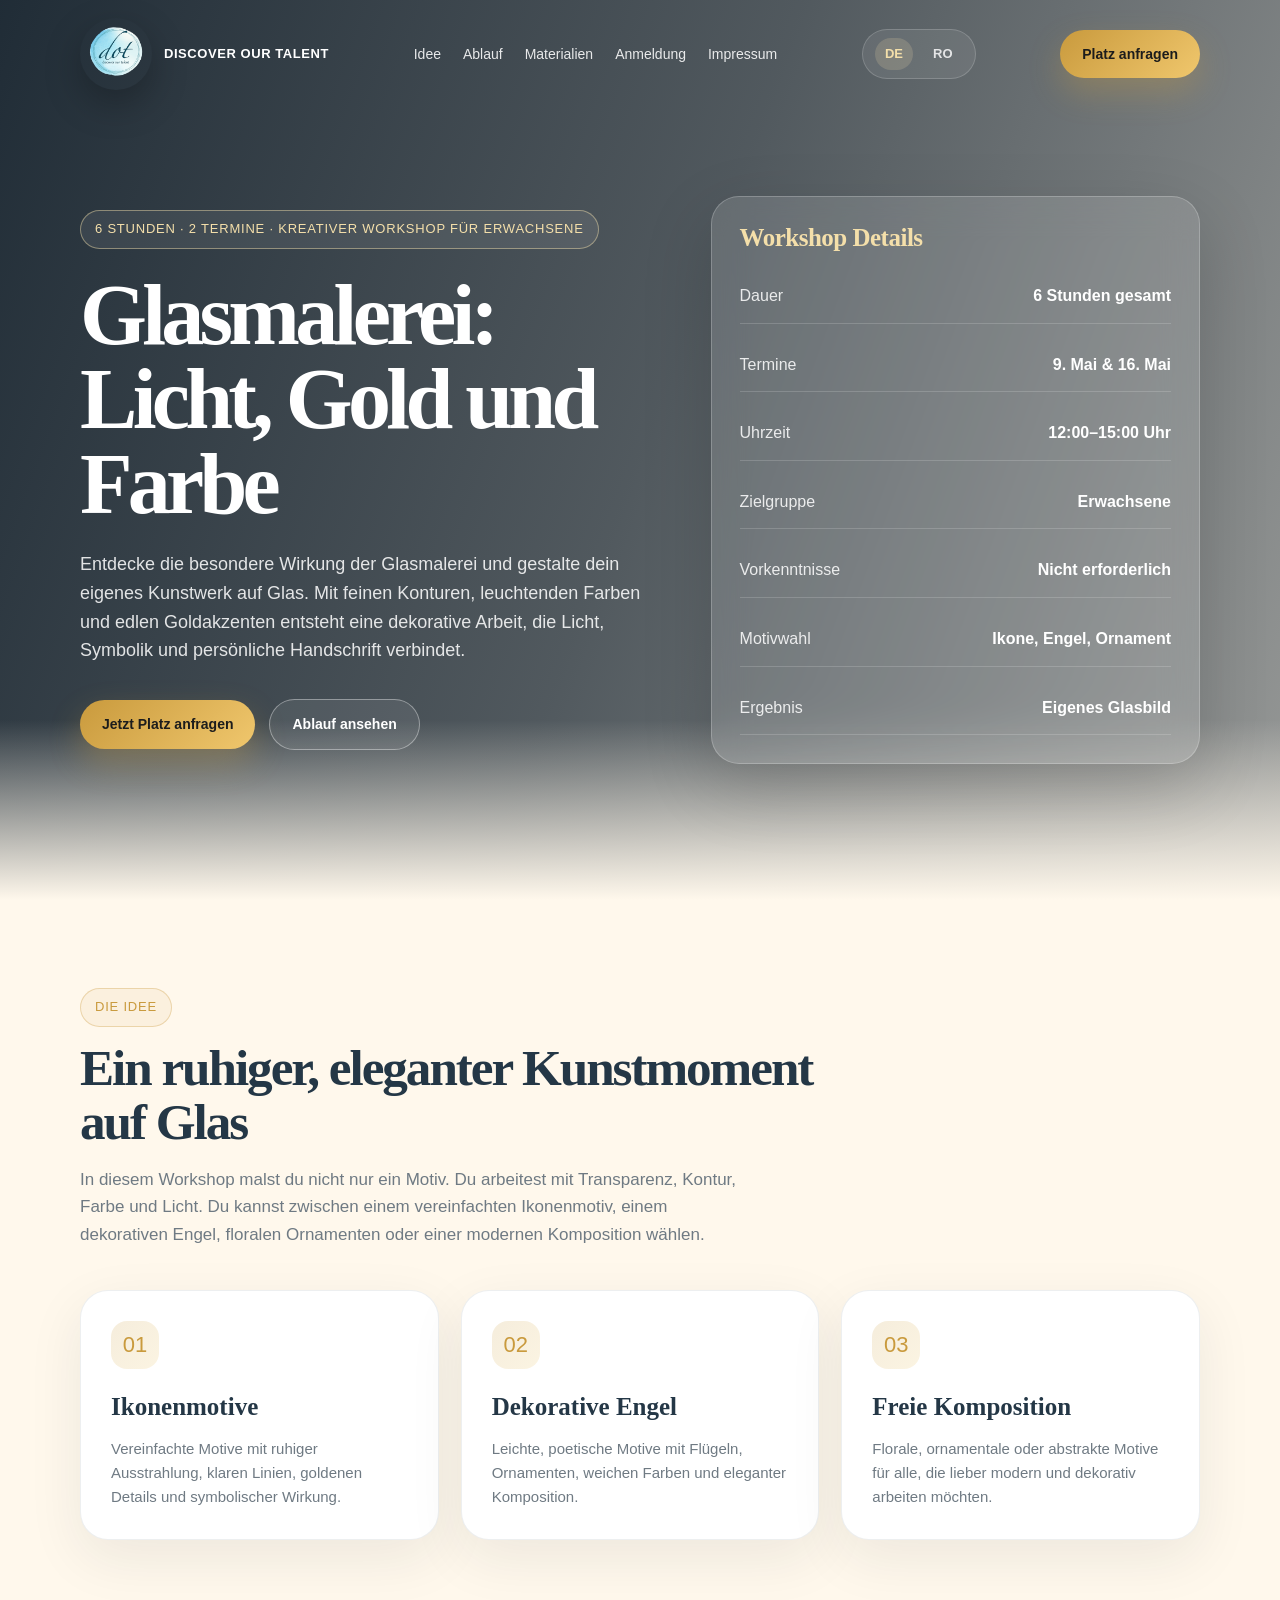
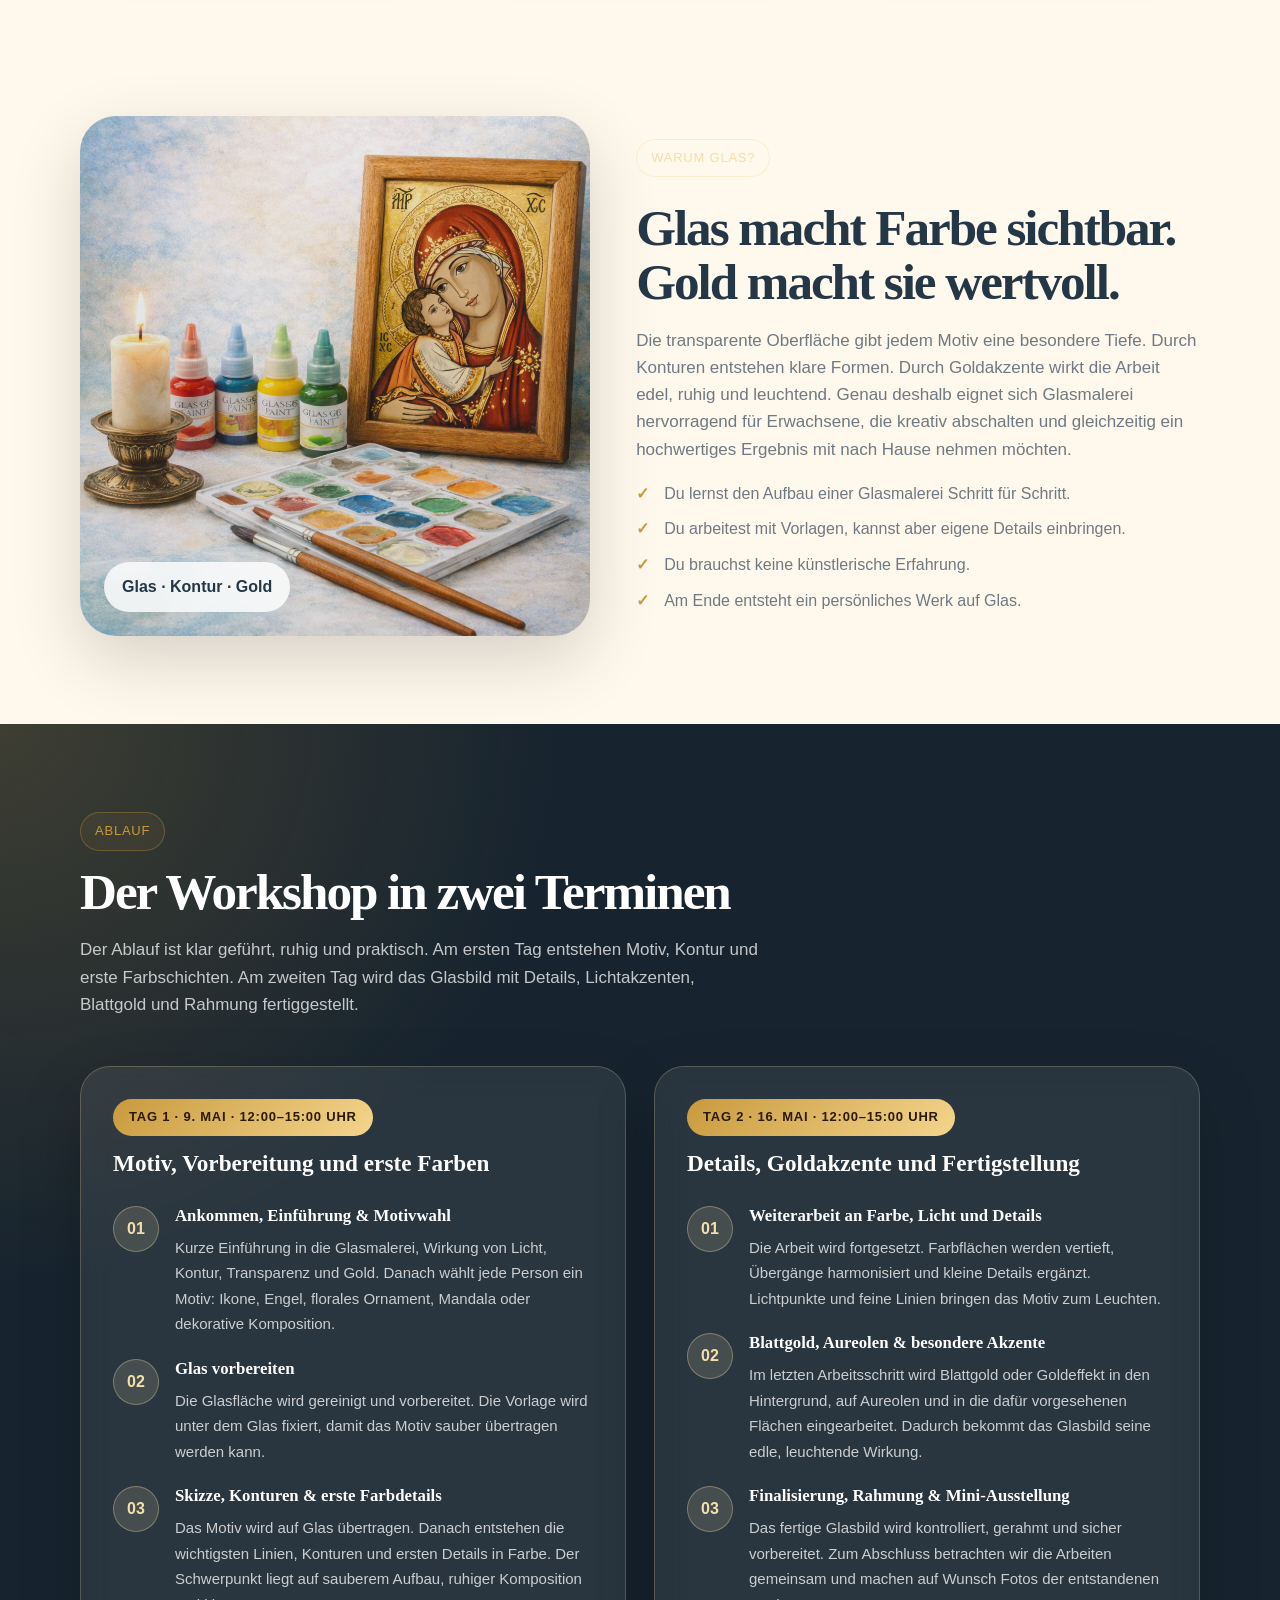
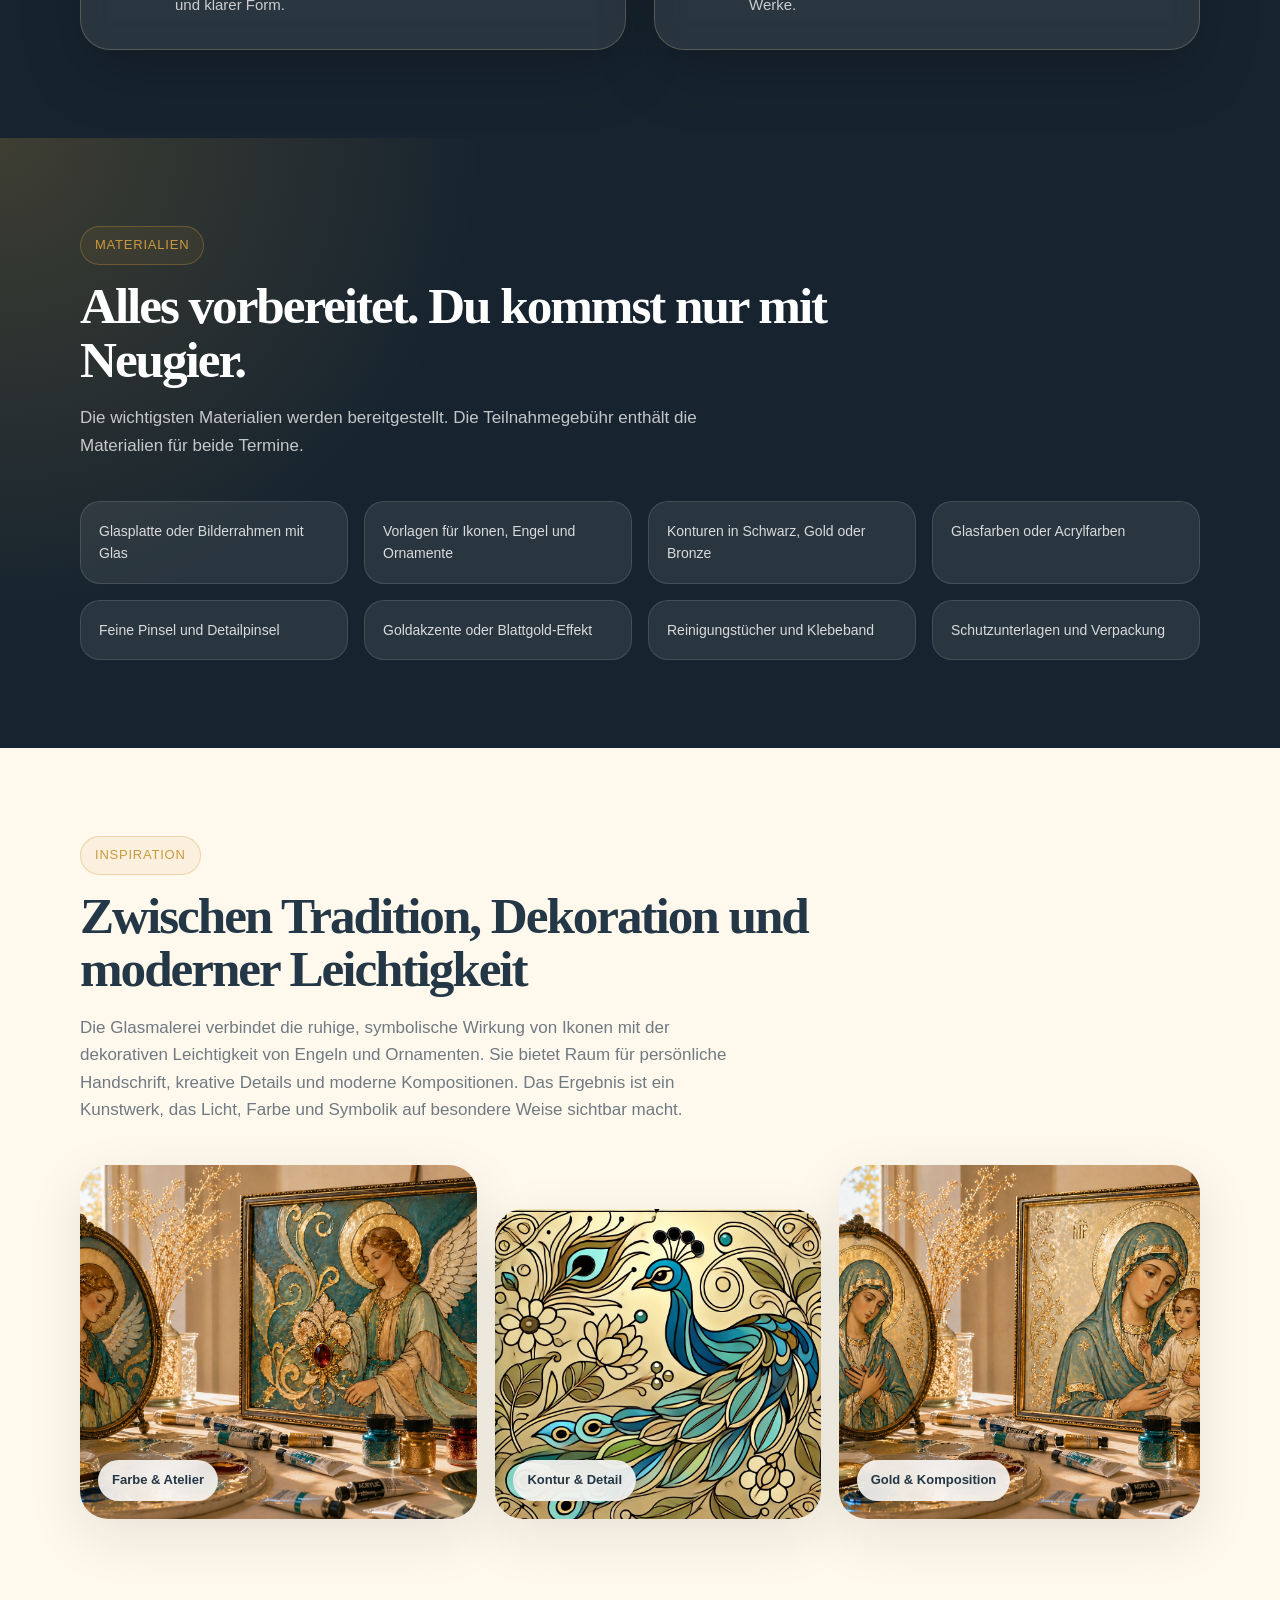
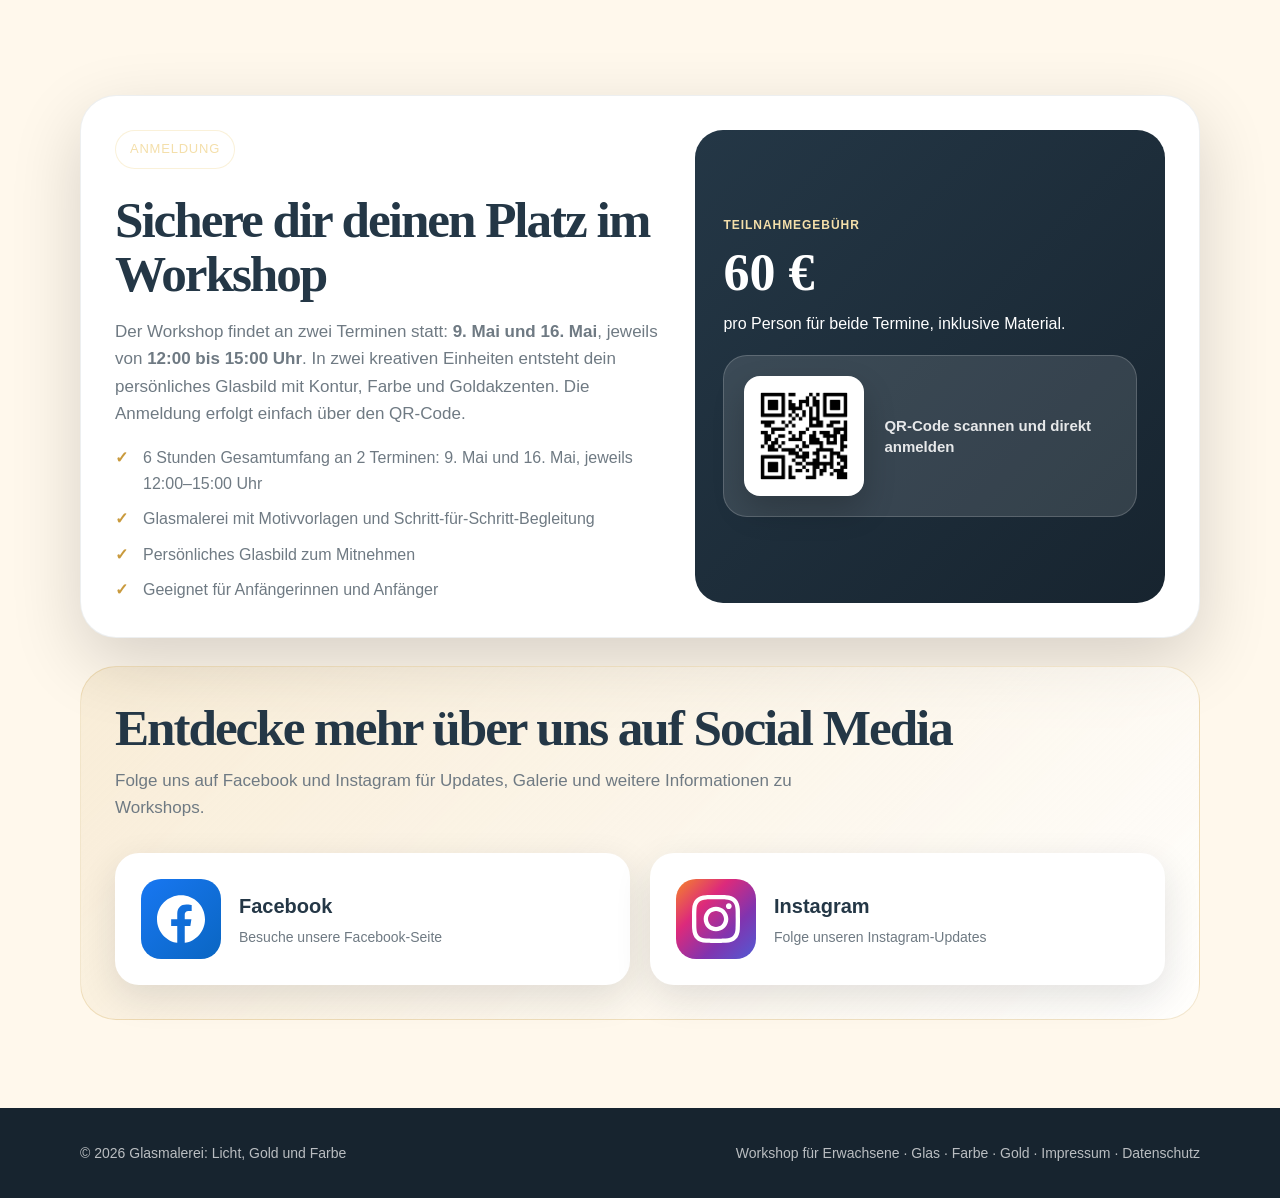
<file: index.html>
<!DOCTYPE html>
<html lang="de">
<head>
  <meta charset="UTF-8" />
  <meta name="viewport" content="width=device-width, initial-scale=1.0" />

  <title>Glasmalerei: Licht, Gold und Farbe | Kreativer Workshop für Erwachsene</title>

  <meta
    name="description"
    content="Kreativer 6-Stunden-Workshop für Erwachsene am 9. Mai und 16. Mai, jeweils von 12:00 bis 15:00 Uhr. Gestalte dein eigenes Kunstwerk auf Glas mit Konturen, Farbe und Goldakzenten."
  />

  <link rel="stylesheet" href="style.css" />
</head>

<body>
  <header class="topbar" id="topbar">
    <div class="container nav">
      <a href="#hero" class="logo brand-logo" aria-label="DOT Discover Our Talent Startseite">
        <img src="logo.png" alt="DOT Discover Our Talent Logo" />
        <span>Discover Our Talent</span>
      </a>

      <nav class="nav-links" aria-label="Hauptnavigation">
        <a href="#idee">Idee</a>
        <a href="#ablauf">Ablauf</a>
        <a href="#materialien">Materialien</a>
        <a href="#anmeldung">Anmeldung</a>
        <a href="#impressum">Impressum</a>
      </nav>

      <div class="lang-switch" aria-label="Sprachauswahl">
        <a href="index.html" class="lang-active" aria-current="page">DE</a>
        <a href="indexro.html">RO</a>
      </div>
<a 
  class="btn btn-primary" 
  href="https://docs.google.com/forms/d/e/1FAIpQLSftQ2TqW3XfFOk3P-RkHSWzBMt_yIIwFmGAKQ3PrO-3GXZzHg/viewform?usp=header"
  target="_blank"
  rel="noopener noreferrer"
>
  Platz anfragen
</a>
 </div>
  </header>

  <main>
    <section class="hero" id="hero">
      <div class="container hero-grid">
        <div class="reveal">
          <span class="eyebrow">6 Stunden · 2 Termine · Kreativer Workshop für Erwachsene</span>

          <h1>Glasmalerei: Licht, Gold und Farbe</h1>

          <p class="hero-text">
            Entdecke die besondere Wirkung der Glasmalerei und gestalte dein eigenes Kunstwerk auf Glas.
            Mit feinen Konturen, leuchtenden Farben und edlen Goldakzenten entsteht eine dekorative Arbeit,
            die Licht, Symbolik und persönliche Handschrift verbindet.
          </p>

          <div class="hero-actions">
            <a class="btn btn-primary" href="https://docs.google.com/forms/d/e/1FAIpQLSftQ2TqW3XfFOk3P-RkHSWzBMt_yIIwFmGAKQ3PrO-3GXZzHg/viewform?usp=header">Jetzt Platz anfragen</a>
            <a class="btn btn-outline" href="#ablauf">Ablauf ansehen</a>
          </div>
        </div>

        <aside class="hero-card reveal" aria-label="Workshop Details">
          <h2>Workshop Details</h2>

          <div class="facts">
            <div class="fact">
              <span>Dauer</span>
              <strong>6 Stunden gesamt</strong>
            </div>

            <div class="fact">
              <span>Termine</span>
              <strong>9. Mai &amp; 16. Mai</strong>
            </div>

            <div class="fact">
              <span>Uhrzeit</span>
              <strong>12:00–15:00 Uhr</strong>
            </div>

            <div class="fact">
              <span>Zielgruppe</span>
              <strong>Erwachsene</strong>
            </div>

            <div class="fact">
              <span>Vorkenntnisse</span>
              <strong>Nicht erforderlich</strong>
            </div>

            <div class="fact">
              <span>Motivwahl</span>
              <strong>Ikone, Engel, Ornament</strong>
            </div>

            <div class="fact">
              <span>Ergebnis</span>
              <strong>Eigenes Glasbild</strong>
            </div>
          </div>
        </aside>
      </div>
    </section>

    <section id="idee">
      <div class="container">
        <div class="section-title reveal">
          <span class="eyebrow">Die Idee</span>

          <h2>Ein ruhiger, eleganter Kunstmoment auf Glas</h2>

          <p class="lead">
            In diesem Workshop malst du nicht nur ein Motiv. Du arbeitest mit Transparenz, Kontur, Farbe und Licht.
            Du kannst zwischen einem vereinfachten Ikonenmotiv, einem dekorativen Engel, floralen Ornamenten oder
            einer modernen Komposition wählen.
          </p>
        </div>

        <div class="cards">
          <article class="card reveal">
            <div class="card-icon" aria-hidden="true">01</div>
            <h3>Ikonenmotive</h3>
            <p>
              Vereinfachte Motive mit ruhiger Ausstrahlung, klaren Linien, goldenen Details und symbolischer Wirkung.
            </p>
          </article>

          <article class="card reveal">
            <div class="card-icon" aria-hidden="true">02</div>
            <h3>Dekorative Engel</h3>
            <p>
              Leichte, poetische Motive mit Flügeln, Ornamenten, weichen Farben und eleganter Komposition.
            </p>
          </article>

          <article class="card reveal">
            <div class="card-icon" aria-hidden="true">03</div>
            <h3>Freie Komposition</h3>
            <p>
              Florale, ornamentale oder abstrakte Motive für alle, die lieber modern und dekorativ arbeiten möchten.
            </p>
          </article>
        </div>
      </div>
    </section>

    <section>
      <div class="container split">
        <div class="image-panel reveal" aria-hidden="true"></div>

        <div class="reveal">
          <span class="eyebrow">Warum Glas?</span>

          <h2>Glas macht Farbe sichtbar. Gold macht sie wertvoll.</h2>

          <p class="lead">
            Die transparente Oberfläche gibt jedem Motiv eine besondere Tiefe. Durch Konturen entstehen klare Formen.
            Durch Goldakzente wirkt die Arbeit edel, ruhig und leuchtend. Genau deshalb eignet sich Glasmalerei
            hervorragend für Erwachsene, die kreativ abschalten und gleichzeitig ein hochwertiges Ergebnis mit nach
            Hause nehmen möchten.
          </p>

          <ul class="list">
            <li>Du lernst den Aufbau einer Glasmalerei Schritt für Schritt.</li>
            <li>Du arbeitest mit Vorlagen, kannst aber eigene Details einbringen.</li>
            <li>Du brauchst keine künstlerische Erfahrung.</li>
            <li>Am Ende entsteht ein persönliches Werk auf Glas.</li>
          </ul>
        </div>
      </div>
    </section>

    <section id="ablauf" class="dark-section">
      <div class="container">
        <div class="section-title reveal">
          <span class="eyebrow">Ablauf</span>

          <h2>Der Workshop in zwei Terminen</h2>

          <p class="lead">
            Der Ablauf ist klar geführt, ruhig und praktisch. Am ersten Tag entstehen Motiv, Kontur und erste
            Farbschichten. Am zweiten Tag wird das Glasbild mit Details, Lichtakzenten, Blattgold und Rahmung
            fertiggestellt.
          </p>
        </div>

        <div class="day-boxes">
          <article class="day-box reveal">
            <div class="day-header">
              <span class="day-label">Tag 1 · 9. Mai · 12:00–15:00 Uhr</span>
              <h3>Motiv, Vorbereitung und erste Farben</h3>
            </div>

            <div class="day-activities">
              <div class="activity">
                <span class="activity-number">01</span>
                <div>
                  <h4>Ankommen, Einführung &amp; Motivwahl</h4>
                  <p>
                    Kurze Einführung in die Glasmalerei, Wirkung von Licht, Kontur, Transparenz und Gold.
                    Danach wählt jede Person ein Motiv: Ikone, Engel, florales Ornament, Mandala oder
                    dekorative Komposition.
                  </p>
                </div>
              </div>

              <div class="activity">
                <span class="activity-number">02</span>
                <div>
                  <h4>Glas vorbereiten</h4>
                  <p>
                    Die Glasfläche wird gereinigt und vorbereitet. Die Vorlage wird unter dem Glas fixiert,
                    damit das Motiv sauber übertragen werden kann.
                  </p>
                </div>
              </div>

              <div class="activity">
                <span class="activity-number">03</span>
                <div>
                  <h4>Skizze, Konturen &amp; erste Farbdetails</h4>
                  <p>
                    Das Motiv wird auf Glas übertragen. Danach entstehen die wichtigsten Linien, Konturen
                    und ersten Details in Farbe. Der Schwerpunkt liegt auf sauberem Aufbau, ruhiger Komposition
                    und klarer Form.
                  </p>
                </div>
              </div>
            </div>
          </article>

          <article class="day-box reveal">
            <div class="day-header">
              <span class="day-label">Tag 2 · 16. Mai · 12:00–15:00 Uhr</span>
              <h3>Details, Goldakzente und Fertigstellung</h3>
            </div>

            <div class="day-activities">
              <div class="activity">
                <span class="activity-number">01</span>
                <div>
                  <h4>Weiterarbeit an Farbe, Licht und Details</h4>
                  <p>
                    Die Arbeit wird fortgesetzt. Farbflächen werden vertieft, Übergänge harmonisiert und kleine
                    Details ergänzt. Lichtpunkte und feine Linien bringen das Motiv zum Leuchten.
                  </p>
                </div>
              </div>

              <div class="activity">
                <span class="activity-number">02</span>
                <div>
                  <h4>Blattgold, Aureolen &amp; besondere Akzente</h4>
                  <p>
                    Im letzten Arbeitsschritt wird Blattgold oder Goldeffekt in den Hintergrund, auf Aureolen
                    und in die dafür vorgesehenen Flächen eingearbeitet. Dadurch bekommt das Glasbild seine edle,
                    leuchtende Wirkung.
                  </p>
                </div>
              </div>

              <div class="activity">
                <span class="activity-number">03</span>
                <div>
                  <h4>Finalisierung, Rahmung &amp; Mini-Ausstellung</h4>
                  <p>
                    Das fertige Glasbild wird kontrolliert, gerahmt und sicher vorbereitet. Zum Abschluss betrachten
                    wir die Arbeiten gemeinsam und machen auf Wunsch Fotos der entstandenen Werke.
                  </p>
                </div>
              </div>
            </div>
          </article>
        </div>
      </div>
    </section>

    <section id="materialien" class="dark-section">
      <div class="container">
        <div class="section-title reveal">
          <span class="eyebrow">Materialien</span>

          <h2>Alles vorbereitet. Du kommst nur mit Neugier.</h2>

          <p class="lead">
            Die wichtigsten Materialien werden bereitgestellt. Die Teilnahmegebühr enthält die Materialien für beide Termine.
          </p>
        </div>

        <div class="materials reveal">
          <div class="material">Glasplatte oder Bilderrahmen mit Glas</div>
          <div class="material">Vorlagen für Ikonen, Engel und Ornamente</div>
          <div class="material">Konturen in Schwarz, Gold oder Bronze</div>
          <div class="material">Glasfarben oder Acrylfarben</div>
          <div class="material">Feine Pinsel und Detailpinsel</div>
          <div class="material">Goldakzente oder Blattgold-Effekt</div>
          <div class="material">Reinigungstücher und Klebeband</div>
          <div class="material">Schutzunterlagen und Verpackung</div>
        </div>
      </div>
    </section>

    <section>
      <div class="container">
        <div class="section-title reveal">
          <span class="eyebrow">Inspiration</span>

          <h2>Zwischen Tradition, Dekoration und moderner Leichtigkeit</h2>

          <p class="lead">
            Die Glasmalerei verbindet die ruhige, symbolische Wirkung von Ikonen mit der dekorativen Leichtigkeit von
            Engeln und Ornamenten. Sie bietet Raum für persönliche Handschrift, kreative Details und moderne
            Kompositionen. Das Ergebnis ist ein Kunstwerk, das Licht, Farbe und Symbolik auf besondere Weise
            sichtbar macht.
          </p>
        </div>

        <div class="gallery reveal">
          <div class="gallery-item">
            <span>Farbe &amp; Atelier</span>
          </div>

          <div class="gallery-item">
            <span>Kontur &amp; Detail</span>
          </div>

          <div class="gallery-item">
            <span>Gold &amp; Komposition</span>
          </div>
        </div>
      </div>
    </section>

    <section id="anmeldung">
      <div class="container offer-box reveal">
        <div>
          <span class="eyebrow">Anmeldung</span>

          <h2>Sichere dir deinen Platz im Workshop</h2>

          <p class="lead">
            Der Workshop findet an zwei Terminen statt: <strong>9. Mai und 16. Mai</strong>, jeweils von
            <strong>12:00 bis 15:00 Uhr</strong>. In zwei kreativen Einheiten entsteht dein persönliches
            Glasbild mit Kontur, Farbe und Goldakzenten. Die Anmeldung erfolgt einfach über den QR-Code.
          </p>

          <ul class="list">
            <li>6 Stunden Gesamtumfang an 2 Terminen: 9. Mai und 16. Mai, jeweils 12:00–15:00 Uhr</li>
            <li>Glasmalerei mit Motivvorlagen und Schritt-für-Schritt-Begleitung</li>
            <li>Persönliches Glasbild zum Mitnehmen</li>
            <li>Geeignet für Anfängerinnen und Anfänger</li>
          </ul>
        </div>

        <div class="price">
          <span class="small">Teilnahmegebühr</span>
          <strong>60 €</strong>
          <p>pro Person für beide Termine, inklusive Material.</p>

          <div class="qr-box" aria-label="QR-Code Anmeldung">
            <img
              src="qr.jpeg"
              alt="QR-Code zur Anmeldung für den Glasmalerei-Workshop"
              class="qr-image"
            />
            <p>QR-Code scannen und direkt anmelden</p>
          </div>
        </div>
      </div>

      <div class="container social-section reveal">
        <h2>Entdecke mehr über uns auf Social Media</h2>

        <p class="lead">
          Folge uns auf Facebook und Instagram für Updates, Galerie und weitere Informationen zu Workshops.
        </p>

        <div class="social-links">
          <a
            href="https://www.facebook.com/watch/?mibextid=wwXIfr&v=1327296539225912&rdid=zIC0bkABT0wgKFpA"
            target="_blank"
            rel="noopener noreferrer"
            class="social-card facebook"
            aria-label="Facebook von Discover Our Talent öffnen"
          >
            <div class="social-icon" aria-hidden="true">
              <svg width="48" height="48" viewBox="0 0 24 24" fill="currentColor" focusable="false">
                <path d="M24 12.073c0-6.627-5.373-12-12-12s-12 5.373-12 12c0 5.99 4.388 10.954 10.125 11.854v-8.385H7.078v-3.47h3.047V9.43c0-3.007 1.792-4.669 4.533-4.669 1.312 0 2.686.235 2.686.235v2.953H15.83c-1.491 0-1.956.925-1.956 1.874v2.25h3.328l-.532 3.47h-2.796v8.385C19.612 23.027 24 18.062 24 12.073z" />
              </svg>
            </div>

            <div class="social-info">
              <h3>Facebook</h3>
              <p>Besuche unsere Facebook-Seite</p>
            </div>
          </a>

          <a
            href="https://www.instagram.com/discover.our.talent?igsh=MWUxa3NuMmQ3dTk3Mw=="
            target="_blank"
            rel="noopener noreferrer"
            class="social-card instagram"
            aria-label="Instagram von Discover Our Talent öffnen"
          >
            <div class="social-icon" aria-hidden="true">
              <svg width="48" height="48" viewBox="0 0 24 24" fill="currentColor" focusable="false">
                <path d="M12 2.163c3.204 0 3.584.012 4.85.07 3.252.148 4.771 1.691 4.919 4.919.058 1.265.069 1.645.069 4.849 0 3.205-.012 3.584-.069 4.849-.149 3.225-1.664 4.771-4.919 4.919-1.266.058-1.644.07-4.85.07-3.204 0-3.584-.012-4.849-.07-3.26-.149-4.771-1.699-4.919-4.92-.058-1.265-.07-1.644-.07-4.849 0-3.204.013-3.583.07-4.849.149-3.227 1.664-4.771 4.919-4.919 1.266-.057 1.645-.069 4.849-.069zm0-2.163c-3.259 0-3.667.014-4.947.072-4.358.2-6.78 2.618-6.98 6.98-.059 1.281-.073 1.689-.073 4.948 0 3.259.014 3.668.072 4.948.2 4.358 2.618 6.78 6.98 6.98 1.281.058 1.689.072 4.948.072 3.259 0 3.668-.014 4.948-.072 4.354-.2 6.782-2.618 6.979-6.98.059-1.28.073-1.689.073-4.948 0-3.259-.014-3.667-.072-4.947-.196-4.354-2.617-6.78-6.979-6.98-1.281-.059-1.69-.073-4.949-.073zm0 5.838c-3.403 0-6.162 2.759-6.162 6.162s2.759 6.163 6.162 6.163 6.162-2.759 6.162-6.163c0-3.403-2.759-6.162-6.162-6.162zm0 10.162c-2.209 0-4-1.79-4-4 0-2.209 1.791-4 4-4s4 1.791 4 4c0 2.21-1.791 4-4 4zm6.406-11.845c-.796 0-1.441.645-1.441 1.44s.645 1.44 1.441 1.44c.795 0 1.439-.645 1.439-1.44s-.644-1.44-1.439-1.44z" />
              </svg>
            </div>

            <div class="social-info">
              <h3>Instagram</h3>
              <p>Folge unseren Instagram-Updates</p>
            </div>
          </a>
        </div>
      </div>
    </section>

      </main>

  <footer class="footer">
    <div class="container footer-inner">
      <span>© 2026 Glasmalerei: Licht, Gold und Farbe</span>
      <span>
        Workshop für Erwachsene · Glas · Farbe · Gold ·
        <a href="impressum.html">Impressum</a>
        ·
        <a href="datenschutz.html">Datenschutz</a>
      </span>
    </div>
  </footer>

  <script>
    const topbar = document.getElementById("topbar");

    function handleTopbarScroll() {
      if (!topbar) return;

      if (window.scrollY > 40) {
        topbar.classList.add("scrolled");
      } else {
        topbar.classList.remove("scrolled");
      }
    }

    window.addEventListener("scroll", handleTopbarScroll);
    handleTopbarScroll();

    const revealElements = document.querySelectorAll(".reveal");

    if ("IntersectionObserver" in window) {
      const observer = new IntersectionObserver(
        (entries) => {
          entries.forEach((entry) => {
            if (entry.isIntersecting) {
              entry.target.classList.add("visible");
              observer.unobserve(entry.target);
            }
          });
        },
        { threshold: 0.14 }
      );

      revealElements.forEach((element) => observer.observe(element));
    } else {
      revealElements.forEach((element) => element.classList.add("visible"));
    }
  </script>
</body>
</html>
</file>
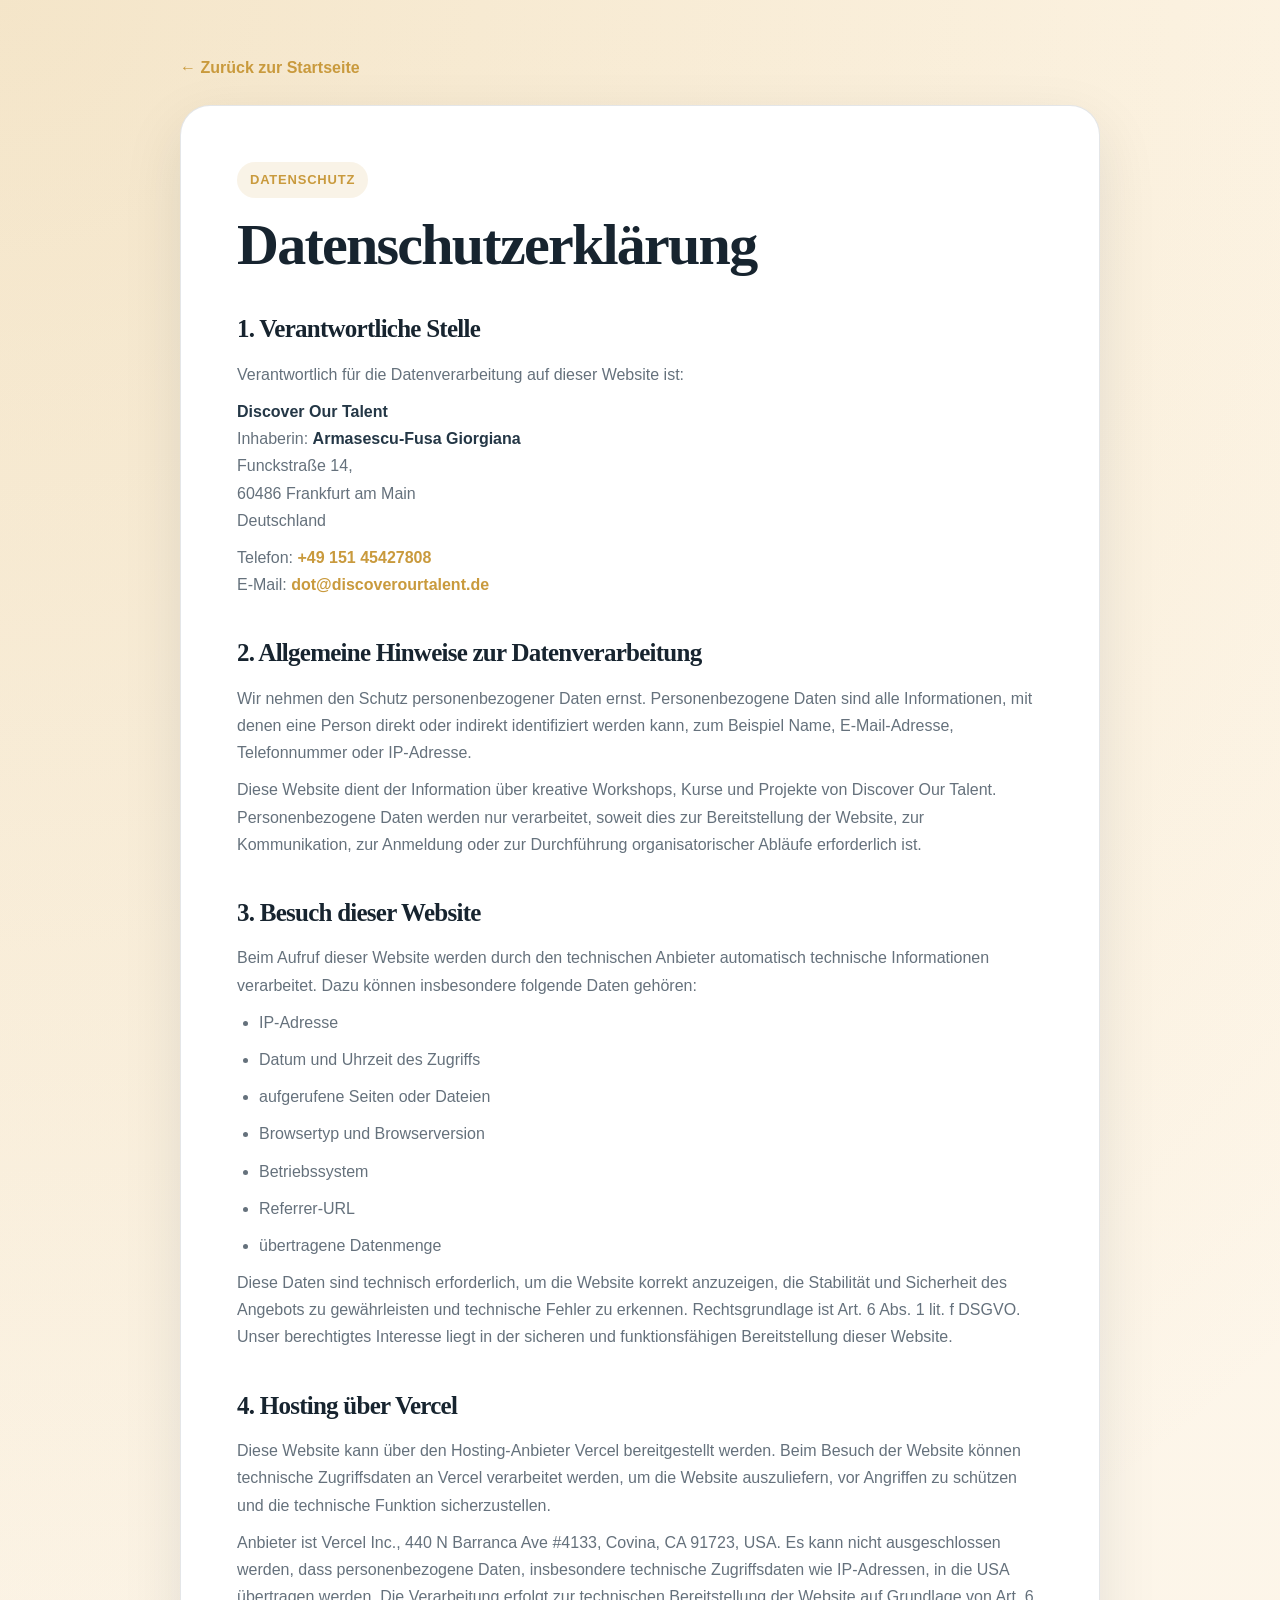
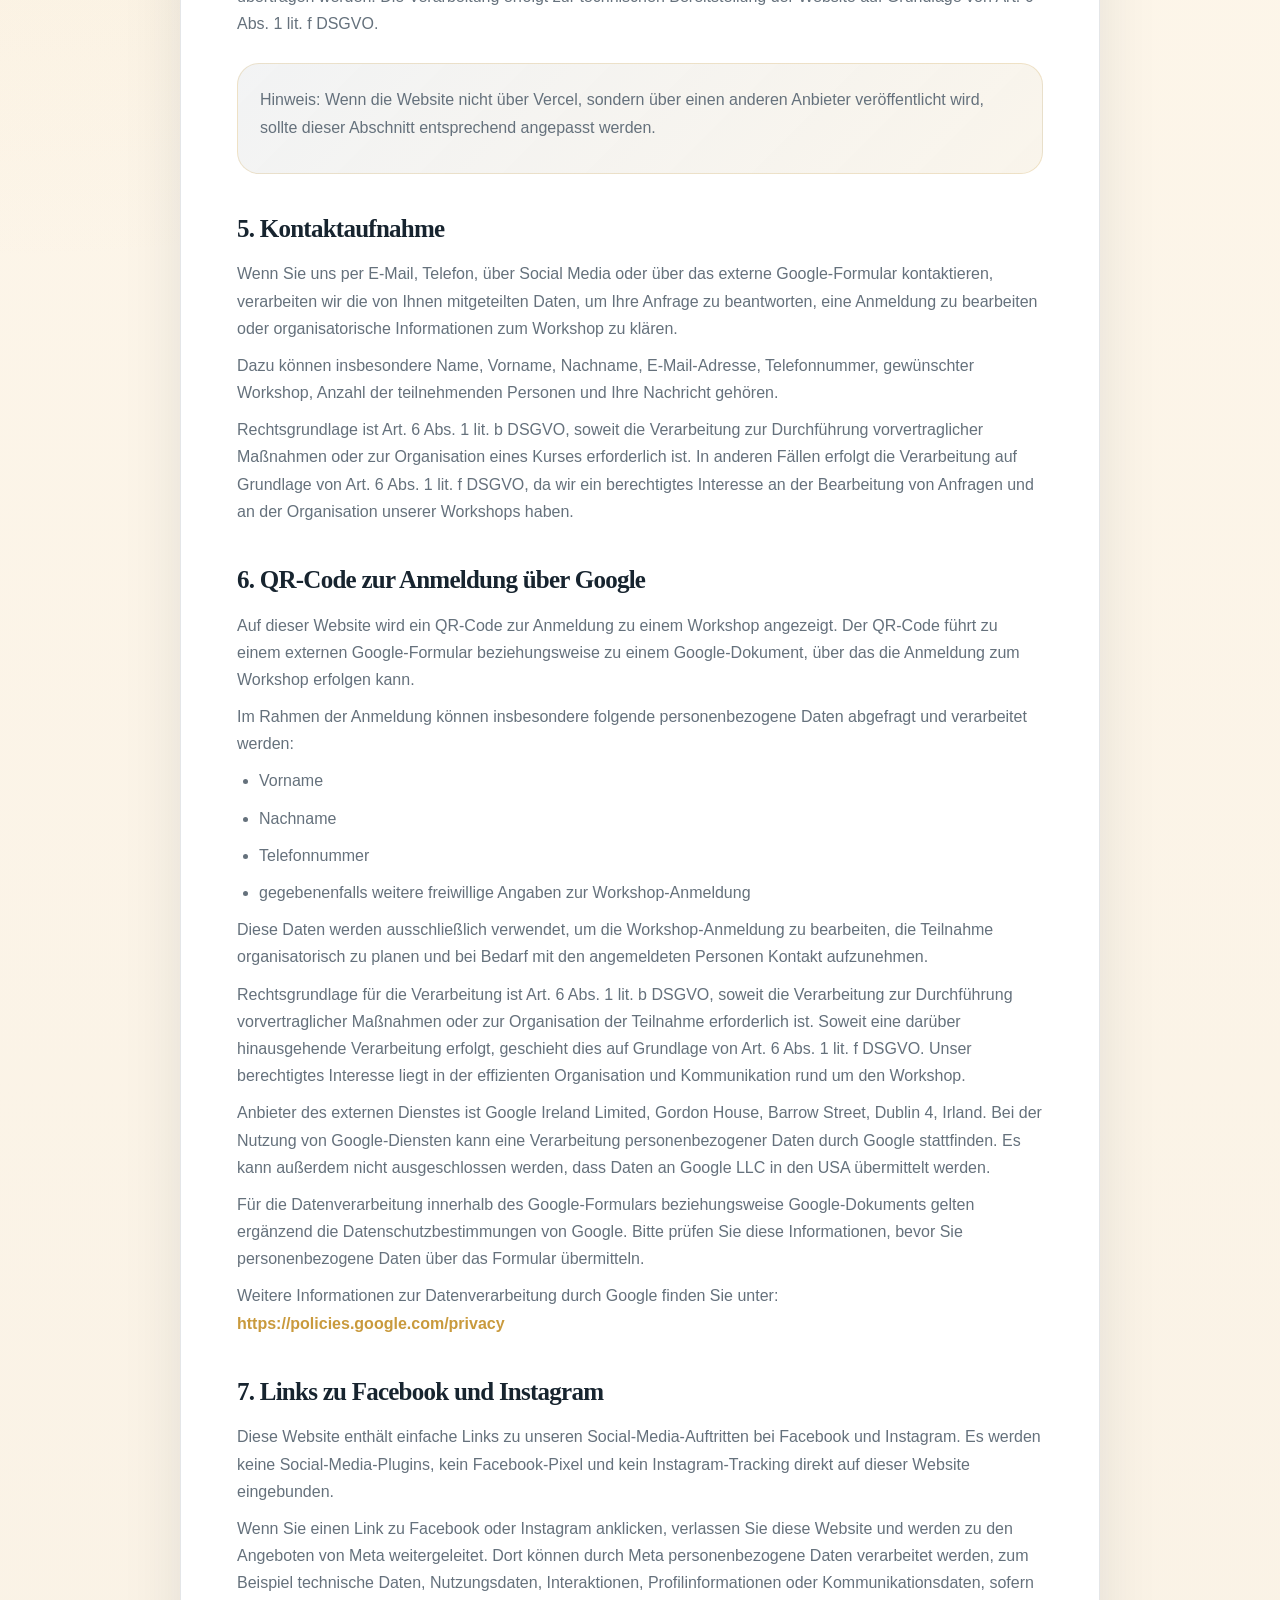
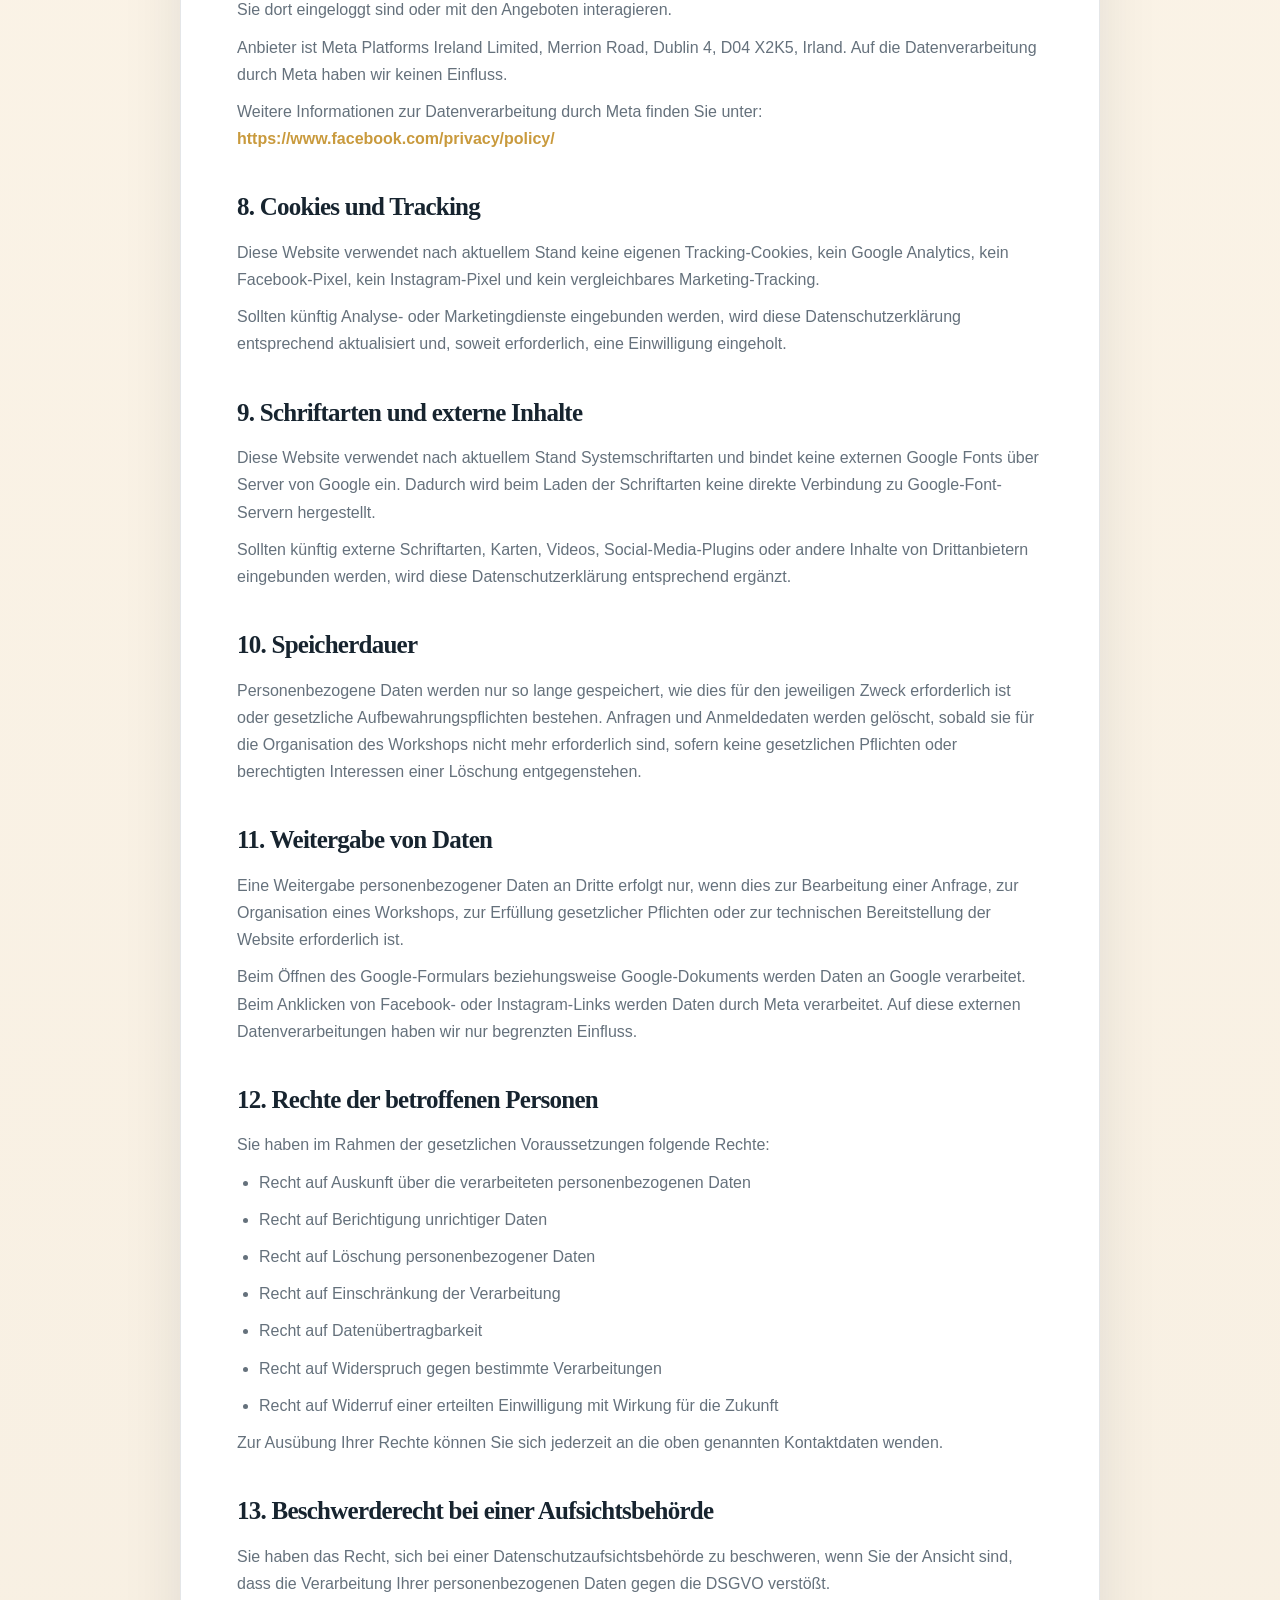
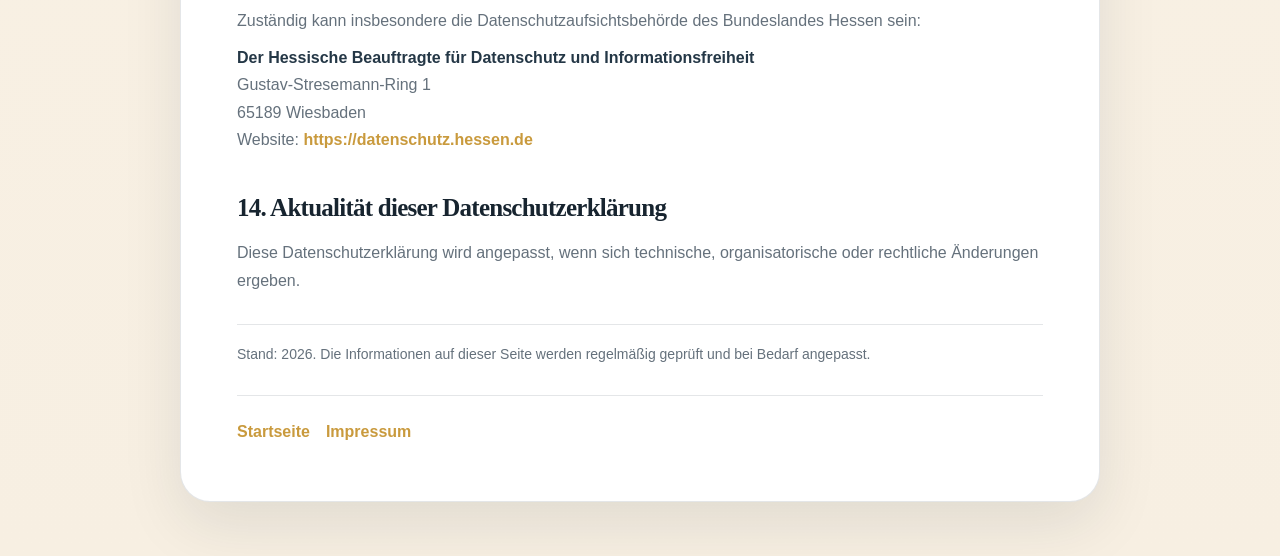
<file: datenschutz.html>
<!DOCTYPE html>
<html lang="de">
<head>
  <meta charset="UTF-8" />
  <meta name="viewport" content="width=device-width, initial-scale=1.0" />

  <title>Datenschutzerklärung | Discover Our Talent</title>
  <meta
    name="description"
    content="Datenschutzerklärung von Discover Our Talent."
  />
  <meta name="robots" content="noindex, follow" />

  <style>
    :root {
      --dark: #17242f;
      --deep: #243746;
      --gold: #c99a3d;
      --cream: #fff8ec;
      --white: #ffffff;
      --muted: #65717c;
      --border: rgba(36, 55, 70, 0.12);
      --shadow: 0 22px 60px rgba(23, 36, 47, 0.1);
    }

    * {
      box-sizing: border-box;
      margin: 0;
      padding: 0;
    }

    body {
      font-family: Arial, Helvetica, sans-serif;
      background:
        radial-gradient(circle at top left, rgba(201, 154, 61, 0.2), transparent 34%),
        linear-gradient(180deg, #fff8ec 0%, #f7efe2 100%);
      color: var(--deep);
      line-height: 1.7;
    }

    a {
      color: var(--gold);
      font-weight: 700;
      text-decoration: none;
      overflow-wrap: anywhere;
    }

    a:hover {
      text-decoration: underline;
    }

    .page {
      width: min(920px, calc(100% - 32px));
      margin: 0 auto;
      padding: 54px 0;
    }

    .back-link {
      display: inline-flex;
      align-items: center;
      gap: 8px;
      margin-bottom: 24px;
      color: var(--gold);
      font-weight: 800;
    }

    .card {
      background: var(--white);
      border: 1px solid var(--border);
      border-radius: 30px;
      padding: clamp(28px, 5vw, 56px);
      box-shadow: var(--shadow);
    }

    .eyebrow {
      display: inline-flex;
      width: fit-content;
      padding: 7px 13px;
      margin-bottom: 18px;
      border-radius: 999px;
      background: rgba(201, 154, 61, 0.12);
      color: var(--gold);
      font-size: 13px;
      font-weight: 800;
      letter-spacing: 0.06em;
      text-transform: uppercase;
    } 
    title {
      font-size: clamp(38px, 6vw, 58px);
    }
   
    h1,
    h2 {
      font-family: Georgia, "Times New Roman", serif;
      color: var(--dark);
      letter-spacing: -0.03em;
    }

    h1 {
      font-size: clamp(38px, 6vw, 58px);
      line-height: 1;
      margin-bottom: 22px;
    }

    h2 {
      font-size: 25px;
      margin-top: 34px;
      margin-bottom: 10px;
    }

    p,
    li {
      color: var(--muted);
      font-size: 16px;
      margin-bottom: 10px;
    }

    ul {
      padding-left: 22px;
      margin-bottom: 10px;
    }

    strong {
      color: var(--deep);
    }

    .info-box {
      margin-top: 26px;
      padding: 22px;
      border-radius: 22px;
      background: linear-gradient(
        135deg,
        rgba(36, 55, 70, 0.06),
        rgba(201, 154, 61, 0.1)
      );
      border: 1px solid rgba(201, 154, 61, 0.22);
    }

    .legal-note {
      margin-top: 30px;
      padding-top: 18px;
      border-top: 1px solid var(--border);
      font-size: 14px;
      color: var(--muted);
    }

    .footer-links {
      display: flex;
      gap: 16px;
      flex-wrap: wrap;
      margin-top: 28px;
      padding-top: 22px;
      border-top: 1px solid var(--border);
    }

    @media (max-width: 620px) {
      .page {
        width: min(100% - 22px, 920px);
        padding: 28px 0;
      }

      .card {
        border-radius: 22px;
      }

      h2 {
        font-size: 22px;
      }
    }
  </style>
</head>

<body>
  <main class="page">
    <a class="back-link" href="index.html">← Zurück zur Startseite</a>

    <section class="card">
      <span class="eyebrow">Datenschutz</span>

      <h1>Datenschutzerklärung</h1>

      <h2>1. Verantwortliche Stelle</h2>
      <p>
        Verantwortlich für die Datenverarbeitung auf dieser Website ist:
      </p>

      <p>
        <strong>Discover Our Talent</strong><br />
        Inhaberin: <strong>Armasescu-Fusa Giorgiana</strong><br />
        Funckstraße 14,<br />
        60486 Frankfurt am Main<br />
        Deutschland
      </p>

      <p>
        Telefon:
        <a href="tel:+4915145427808">+49 151 45427808</a><br />
        E-Mail:
        <a href="mailto:dot@discoverourtalent.de">dot@discoverourtalent.de</a>
      </p>

      <h2>2. Allgemeine Hinweise zur Datenverarbeitung</h2>
      <p>
        Wir nehmen den Schutz personenbezogener Daten ernst. Personenbezogene Daten sind alle
        Informationen, mit denen eine Person direkt oder indirekt identifiziert werden kann,
        zum Beispiel Name, E-Mail-Adresse, Telefonnummer oder IP-Adresse.
      </p>

      <p>
        Diese Website dient der Information über kreative Workshops, Kurse und Projekte von
        Discover Our Talent. Personenbezogene Daten werden nur verarbeitet, soweit dies zur
        Bereitstellung der Website, zur Kommunikation, zur Anmeldung oder zur Durchführung
        organisatorischer Abläufe erforderlich ist.
      </p>

      <h2>3. Besuch dieser Website</h2>
      <p>
        Beim Aufruf dieser Website werden durch den technischen Anbieter automatisch technische
        Informationen verarbeitet. Dazu können insbesondere folgende Daten gehören:
      </p>

      <ul>
        <li>IP-Adresse</li>
        <li>Datum und Uhrzeit des Zugriffs</li>
        <li>aufgerufene Seiten oder Dateien</li>
        <li>Browsertyp und Browserversion</li>
        <li>Betriebssystem</li>
        <li>Referrer-URL</li>
        <li>übertragene Datenmenge</li>
      </ul>

      <p>
        Diese Daten sind technisch erforderlich, um die Website korrekt anzuzeigen, die
        Stabilität und Sicherheit des Angebots zu gewährleisten und technische Fehler zu erkennen.
        Rechtsgrundlage ist Art. 6 Abs. 1 lit. f DSGVO. Unser berechtigtes Interesse liegt in
        der sicheren und funktionsfähigen Bereitstellung dieser Website.
      </p>

      <h2>4. Hosting über Vercel</h2>
      <p>
        Diese Website kann über den Hosting-Anbieter Vercel bereitgestellt werden. Beim Besuch
        der Website können technische Zugriffsdaten an Vercel verarbeitet werden, um die Website
        auszuliefern, vor Angriffen zu schützen und die technische Funktion sicherzustellen.
      </p>

      <p>
        Anbieter ist Vercel Inc., 440 N Barranca Ave #4133, Covina, CA 91723, USA.
        Es kann nicht ausgeschlossen werden, dass personenbezogene Daten, insbesondere technische
        Zugriffsdaten wie IP-Adressen, in die USA übertragen werden. Die Verarbeitung erfolgt zur
        technischen Bereitstellung der Website auf Grundlage von Art. 6 Abs. 1 lit. f DSGVO.
      </p>

      <div class="info-box">
        <p>
          Hinweis: Wenn die Website nicht über Vercel, sondern über einen anderen Anbieter
          veröffentlicht wird, sollte dieser Abschnitt entsprechend angepasst werden.
        </p>
      </div>

      <h2>5. Kontaktaufnahme</h2>
      <p>
        Wenn Sie uns per E-Mail, Telefon, über Social Media oder über das externe
        Google-Formular kontaktieren, verarbeiten wir die von Ihnen mitgeteilten Daten,
        um Ihre Anfrage zu beantworten, eine Anmeldung zu bearbeiten oder organisatorische
        Informationen zum Workshop zu klären.
      </p>

      <p>
        Dazu können insbesondere Name, Vorname, Nachname, E-Mail-Adresse, Telefonnummer,
        gewünschter Workshop, Anzahl der teilnehmenden Personen und Ihre Nachricht gehören.
      </p>

      <p>
        Rechtsgrundlage ist Art. 6 Abs. 1 lit. b DSGVO, soweit die Verarbeitung zur Durchführung
        vorvertraglicher Maßnahmen oder zur Organisation eines Kurses erforderlich ist. In anderen
        Fällen erfolgt die Verarbeitung auf Grundlage von Art. 6 Abs. 1 lit. f DSGVO, da wir ein
        berechtigtes Interesse an der Bearbeitung von Anfragen und an der Organisation unserer
        Workshops haben.
      </p>

      <h2>6. QR-Code zur Anmeldung über Google</h2>
      <p>
        Auf dieser Website wird ein QR-Code zur Anmeldung zu einem Workshop angezeigt.
        Der QR-Code führt zu einem externen Google-Formular beziehungsweise zu einem
        Google-Dokument, über das die Anmeldung zum Workshop erfolgen kann.
      </p>

      <p>
        Im Rahmen der Anmeldung können insbesondere folgende personenbezogene Daten
        abgefragt und verarbeitet werden:
      </p>

      <ul>
        <li>Vorname</li>
        <li>Nachname</li>
        <li>Telefonnummer</li>
        <li>gegebenenfalls weitere freiwillige Angaben zur Workshop-Anmeldung</li>
      </ul>

      <p>
        Diese Daten werden ausschließlich verwendet, um die Workshop-Anmeldung zu bearbeiten,
        die Teilnahme organisatorisch zu planen und bei Bedarf mit den angemeldeten Personen
        Kontakt aufzunehmen.
      </p>

      <p>
        Rechtsgrundlage für die Verarbeitung ist Art. 6 Abs. 1 lit. b DSGVO, soweit die
        Verarbeitung zur Durchführung vorvertraglicher Maßnahmen oder zur Organisation der
        Teilnahme erforderlich ist. Soweit eine darüber hinausgehende Verarbeitung erfolgt,
        geschieht dies auf Grundlage von Art. 6 Abs. 1 lit. f DSGVO. Unser berechtigtes
        Interesse liegt in der effizienten Organisation und Kommunikation rund um den Workshop.
      </p>

      <p>
        Anbieter des externen Dienstes ist Google Ireland Limited, Gordon House, Barrow Street,
        Dublin 4, Irland. Bei der Nutzung von Google-Diensten kann eine Verarbeitung
        personenbezogener Daten durch Google stattfinden. Es kann außerdem nicht ausgeschlossen
        werden, dass Daten an Google LLC in den USA übermittelt werden.
      </p>

      <p>
        Für die Datenverarbeitung innerhalb des Google-Formulars beziehungsweise
        Google-Dokuments gelten ergänzend die Datenschutzbestimmungen von Google.
        Bitte prüfen Sie diese Informationen, bevor Sie personenbezogene Daten über
        das Formular übermitteln.
      </p>

      <p>
        Weitere Informationen zur Datenverarbeitung durch Google finden Sie unter:
        <a href="https://policies.google.com/privacy" target="_blank" rel="noopener noreferrer">
          https://policies.google.com/privacy
        </a>
      </p>

      <h2>7. Links zu Facebook und Instagram</h2>
      <p>
        Diese Website enthält einfache Links zu unseren Social-Media-Auftritten bei Facebook
        und Instagram. Es werden keine Social-Media-Plugins, kein Facebook-Pixel und kein
        Instagram-Tracking direkt auf dieser Website eingebunden.
      </p>

      <p>
        Wenn Sie einen Link zu Facebook oder Instagram anklicken, verlassen Sie diese Website
        und werden zu den Angeboten von Meta weitergeleitet. Dort können durch Meta
        personenbezogene Daten verarbeitet werden, zum Beispiel technische Daten, Nutzungsdaten,
        Interaktionen, Profilinformationen oder Kommunikationsdaten, sofern Sie dort eingeloggt
        sind oder mit den Angeboten interagieren.
      </p>

      <p>
        Anbieter ist Meta Platforms Ireland Limited, Merrion Road, Dublin 4, D04 X2K5, Irland.
        Auf die Datenverarbeitung durch Meta haben wir keinen Einfluss.
      </p>

      <p>
        Weitere Informationen zur Datenverarbeitung durch Meta finden Sie unter:
        <a href="https://www.facebook.com/privacy/policy/" target="_blank" rel="noopener noreferrer">
          https://www.facebook.com/privacy/policy/
        </a>
      </p>

      <h2>8. Cookies und Tracking</h2>
      <p>
        Diese Website verwendet nach aktuellem Stand keine eigenen Tracking-Cookies, kein Google
        Analytics, kein Facebook-Pixel, kein Instagram-Pixel und kein vergleichbares
        Marketing-Tracking.
      </p>

      <p>
        Sollten künftig Analyse- oder Marketingdienste eingebunden werden, wird diese
        Datenschutzerklärung entsprechend aktualisiert und, soweit erforderlich, eine
        Einwilligung eingeholt.
      </p>

      <h2>9. Schriftarten und externe Inhalte</h2>
      <p>
        Diese Website verwendet nach aktuellem Stand Systemschriftarten und bindet keine externen
        Google Fonts über Server von Google ein. Dadurch wird beim Laden der Schriftarten keine
        direkte Verbindung zu Google-Font-Servern hergestellt.
      </p>

      <p>
        Sollten künftig externe Schriftarten, Karten, Videos, Social-Media-Plugins oder andere
        Inhalte von Drittanbietern eingebunden werden, wird diese Datenschutzerklärung entsprechend
        ergänzt.
      </p>

      <h2>10. Speicherdauer</h2>
      <p>
        Personenbezogene Daten werden nur so lange gespeichert, wie dies für den jeweiligen Zweck
        erforderlich ist oder gesetzliche Aufbewahrungspflichten bestehen. Anfragen und
        Anmeldedaten werden gelöscht, sobald sie für die Organisation des Workshops nicht mehr
        erforderlich sind, sofern keine gesetzlichen Pflichten oder berechtigten Interessen einer
        Löschung entgegenstehen.
      </p>

      <h2>11. Weitergabe von Daten</h2>
      <p>
        Eine Weitergabe personenbezogener Daten an Dritte erfolgt nur, wenn dies zur Bearbeitung
        einer Anfrage, zur Organisation eines Workshops, zur Erfüllung gesetzlicher Pflichten oder
        zur technischen Bereitstellung der Website erforderlich ist.
      </p>

      <p>
        Beim Öffnen des Google-Formulars beziehungsweise Google-Dokuments werden Daten an Google
        verarbeitet. Beim Anklicken von Facebook- oder Instagram-Links werden Daten durch Meta
        verarbeitet. Auf diese externen Datenverarbeitungen haben wir nur begrenzten Einfluss.
      </p>

      <h2>12. Rechte der betroffenen Personen</h2>
      <p>
        Sie haben im Rahmen der gesetzlichen Voraussetzungen folgende Rechte:
      </p>

      <ul>
        <li>Recht auf Auskunft über die verarbeiteten personenbezogenen Daten</li>
        <li>Recht auf Berichtigung unrichtiger Daten</li>
        <li>Recht auf Löschung personenbezogener Daten</li>
        <li>Recht auf Einschränkung der Verarbeitung</li>
        <li>Recht auf Datenübertragbarkeit</li>
        <li>Recht auf Widerspruch gegen bestimmte Verarbeitungen</li>
        <li>Recht auf Widerruf einer erteilten Einwilligung mit Wirkung für die Zukunft</li>
      </ul>

      <p>
        Zur Ausübung Ihrer Rechte können Sie sich jederzeit an die oben genannten Kontaktdaten
        wenden.
      </p>

      <h2>13. Beschwerderecht bei einer Aufsichtsbehörde</h2>
      <p>
        Sie haben das Recht, sich bei einer Datenschutzaufsichtsbehörde zu beschweren, wenn Sie
        der Ansicht sind, dass die Verarbeitung Ihrer personenbezogenen Daten gegen die DSGVO
        verstößt.
      </p>

      <p>
        Zuständig kann insbesondere die Datenschutzaufsichtsbehörde des Bundeslandes Hessen sein:
      </p>

      <p>
        <strong>Der Hessische Beauftragte für Datenschutz und Informationsfreiheit</strong><br />
        Gustav-Stresemann-Ring 1<br />
        65189 Wiesbaden<br />
        Website:
        <a href="https://datenschutz.hessen.de" target="_blank" rel="noopener noreferrer">
          https://datenschutz.hessen.de
        </a>
      </p>

      <h2>14. Aktualität dieser Datenschutzerklärung</h2>
      <p>
        Diese Datenschutzerklärung wird angepasst, wenn sich technische, organisatorische oder
        rechtliche Änderungen ergeben.
      </p>

      <p class="legal-note">
        Stand: 2026. Die Informationen auf dieser Seite werden regelmäßig geprüft und bei Bedarf angepasst.
      </p>

      <div class="footer-links">
        <a href="index.html">Startseite</a>
        <a href="impressum.html">Impressum</a>
      </div>
    </section>
  </main>
</body>
</html>
</file>
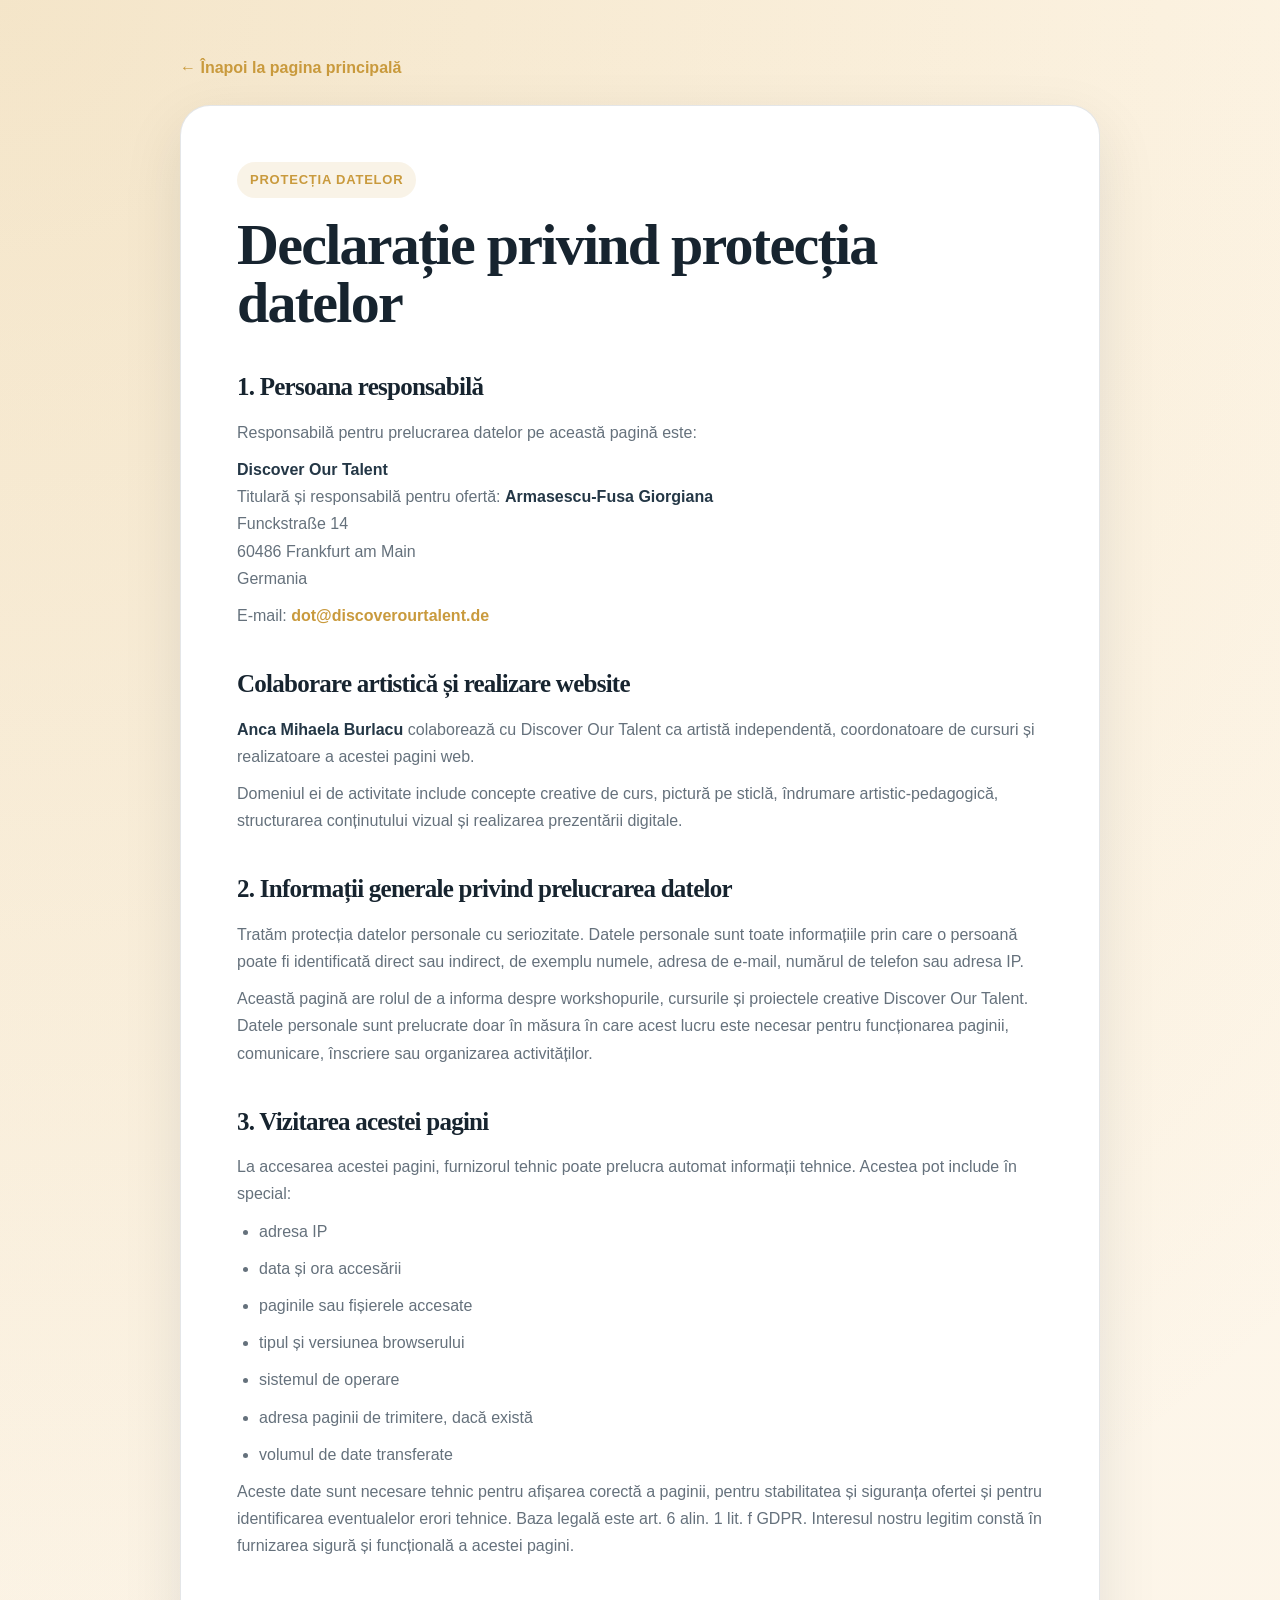
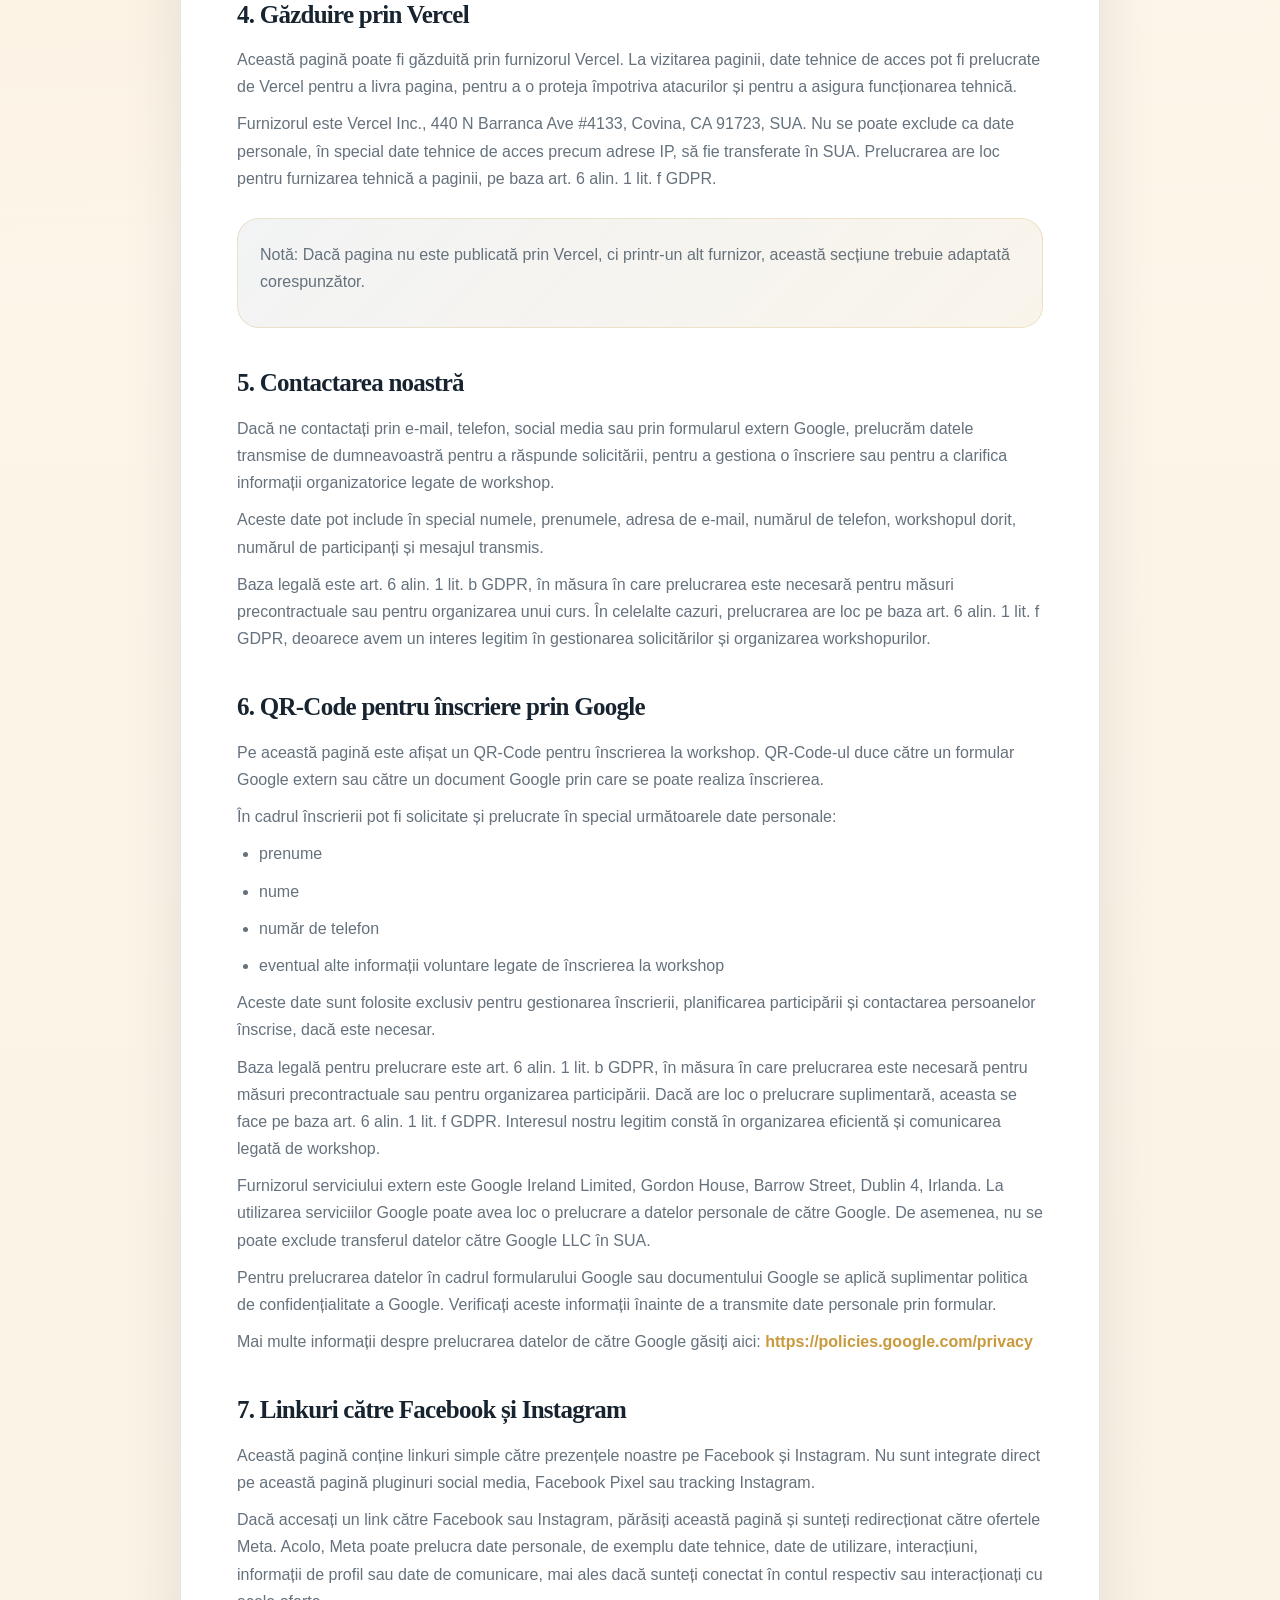
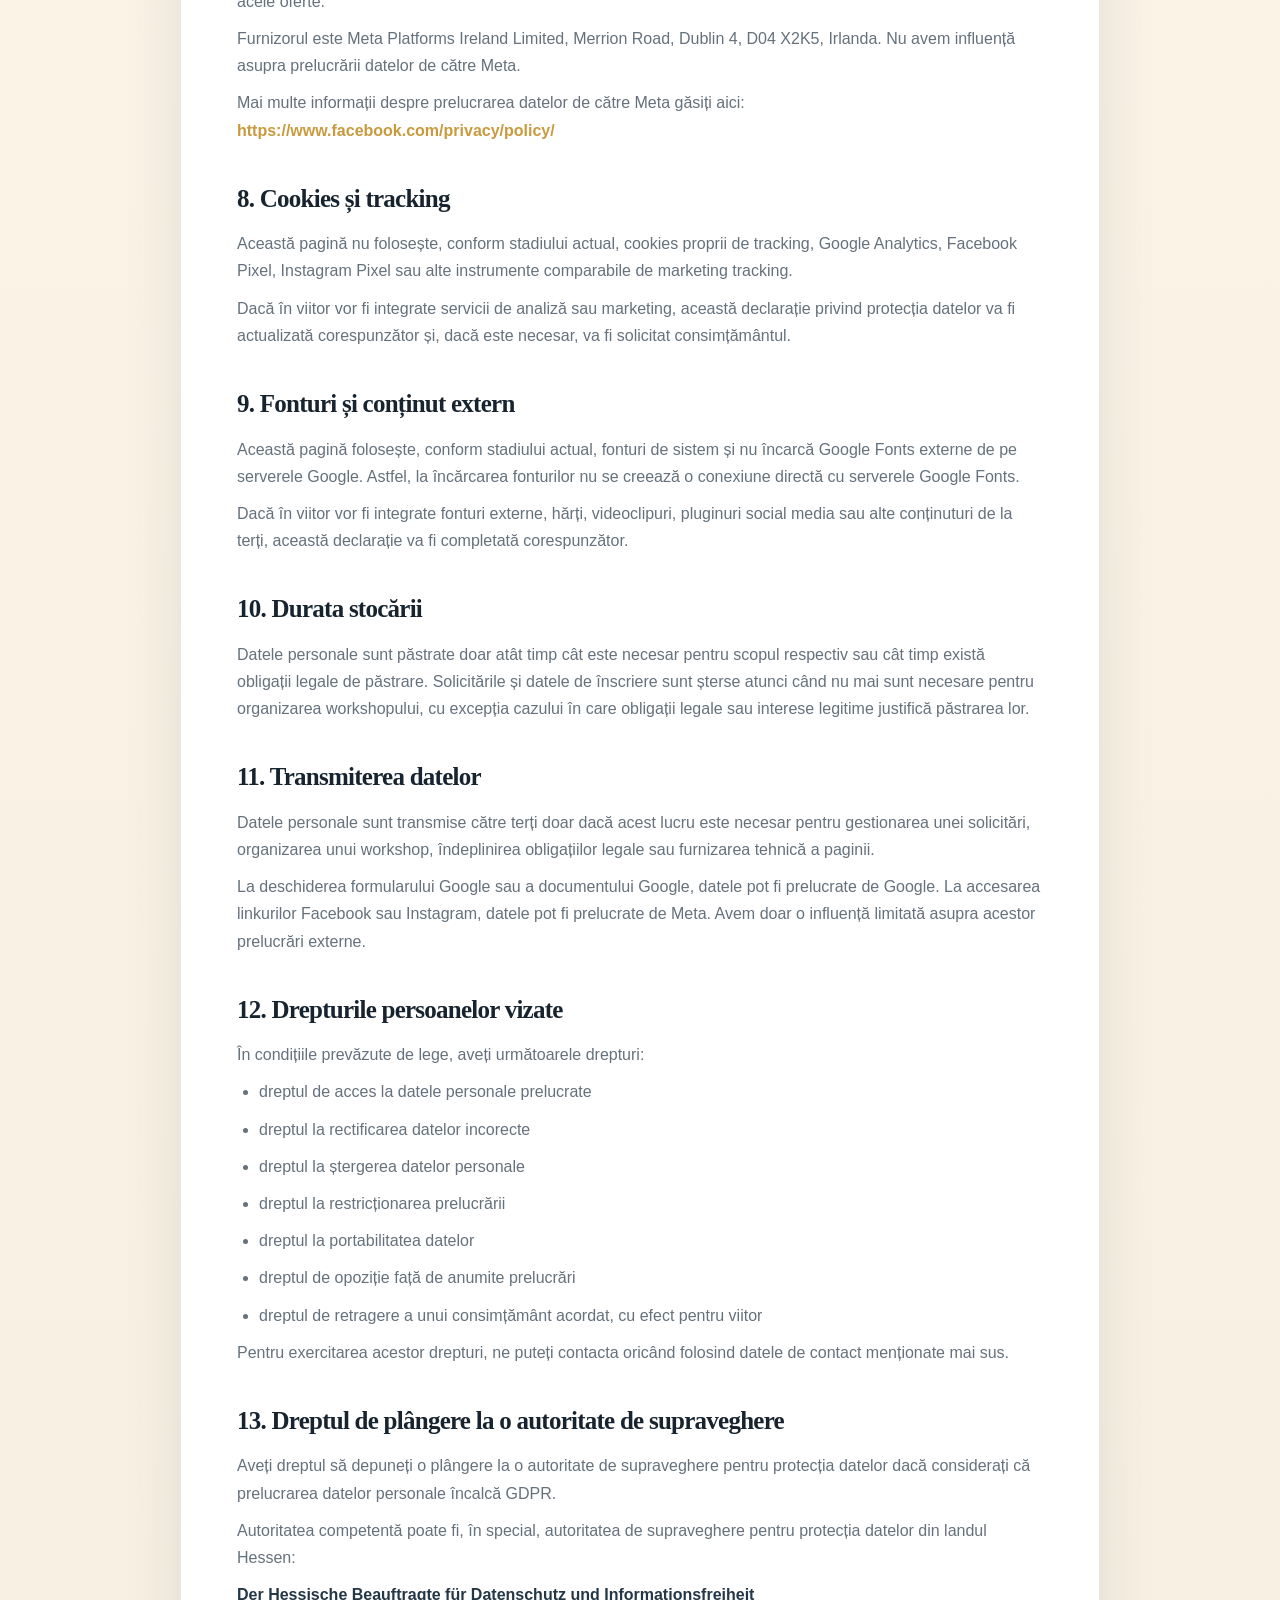
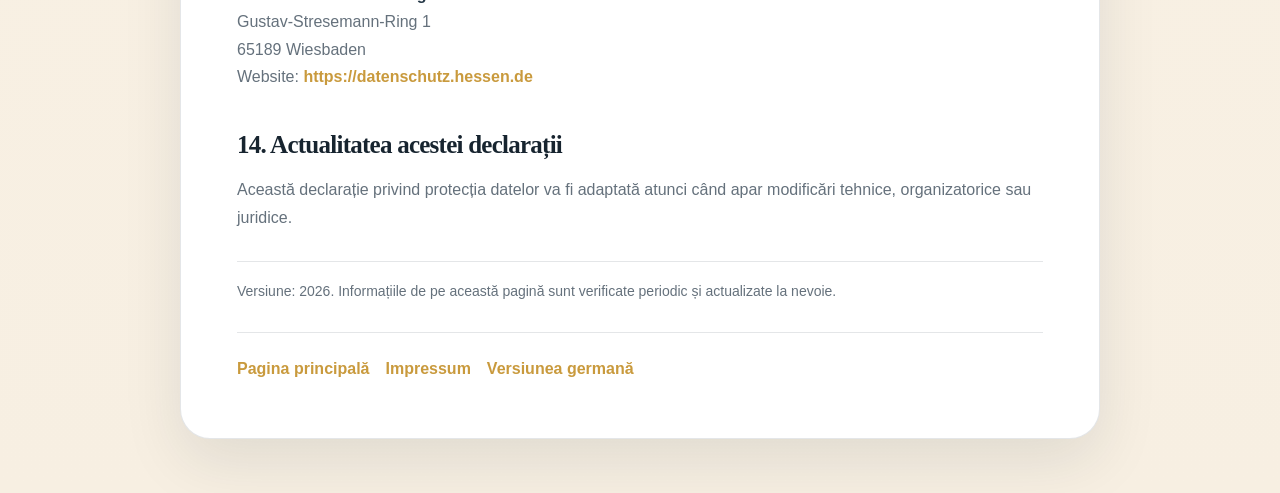
<file: datenschutzRo.html>
<!DOCTYPE html>
<html lang="ro">
<head>
  <meta charset="UTF-8" />
  <meta name="viewport" content="width=device-width, initial-scale=1.0" />

  <title>Declarație privind protecția datelor | Discover Our Talent</title>
  <meta
    name="description"
    content="Declarație privind protecția datelor pentru Discover Our Talent."
  />
  <meta name="robots" content="noindex, follow" />

  <style>
    :root {
      --dark: #17242f;
      --deep: #243746;
      --gold: #c99a3d;
      --cream: #fff8ec;
      --white: #ffffff;
      --muted: #65717c;
      --border: rgba(36, 55, 70, 0.12);
      --shadow: 0 22px 60px rgba(23, 36, 47, 0.1);
    }

    * {
      box-sizing: border-box;
      margin: 0;
      padding: 0;
    }

    body {
      font-family: Arial, Helvetica, sans-serif;
      background:
        radial-gradient(circle at top left, rgba(201, 154, 61, 0.2), transparent 34%),
        linear-gradient(180deg, #fff8ec 0%, #f7efe2 100%);
      color: var(--deep);
      line-height: 1.7;
    }

    a {
      color: var(--gold);
      font-weight: 700;
      text-decoration: none;
      overflow-wrap: anywhere;
    }

    a:hover {
      text-decoration: underline;
    }

    .page {
      width: min(920px, calc(100% - 32px));
      margin: 0 auto;
      padding: 54px 0;
    }

    .back-link {
      display: inline-flex;
      align-items: center;
      gap: 8px;
      margin-bottom: 24px;
      color: var(--gold);
      font-weight: 800;
    }

    .card {
      background: var(--white);
      border: 1px solid var(--border);
      border-radius: 30px;
      padding: clamp(28px, 5vw, 56px);
      box-shadow: var(--shadow);
    }

    .eyebrow {
      display: inline-flex;
      width: fit-content;
      padding: 7px 13px;
      margin-bottom: 18px;
      border-radius: 999px;
      background: rgba(201, 154, 61, 0.12);
      color: var(--gold);
      font-size: 13px;
      font-weight: 800;
      letter-spacing: 0.06em;
      text-transform: uppercase;
    }

    h1,
    h2 {
      font-family: Georgia, "Times New Roman", serif;
      color: var(--dark);
      letter-spacing: -0.03em;
    }

    h1 {
      font-size: clamp(38px, 6vw, 58px);
      line-height: 1;
      margin-bottom: 22px;
    }

    h2 {
      font-size: 25px;
      margin-top: 34px;
      margin-bottom: 10px;
    }

    p,
    li {
      color: var(--muted);
      font-size: 16px;
      margin-bottom: 10px;
    }

    ul {
      padding-left: 22px;
      margin-bottom: 10px;
    }

    strong {
      color: var(--deep);
    }

    .info-box {
      margin-top: 26px;
      padding: 22px;
      border-radius: 22px;
      background: linear-gradient(
        135deg,
        rgba(36, 55, 70, 0.06),
        rgba(201, 154, 61, 0.1)
      );
      border: 1px solid rgba(201, 154, 61, 0.22);
    }

    .legal-note {
      margin-top: 30px;
      padding-top: 18px;
      border-top: 1px solid var(--border);
      font-size: 14px;
      color: var(--muted);
    }

    .footer-links {
      display: flex;
      gap: 16px;
      flex-wrap: wrap;
      margin-top: 28px;
      padding-top: 22px;
      border-top: 1px solid var(--border);
    }

    @media (max-width: 620px) {
      .page {
        width: min(100% - 22px, 920px);
        padding: 28px 0;
      }

      .card {
        border-radius: 22px;
      }

      h2 {
        font-size: 22px;
      }
    }
  </style>
</head>

<body>
  <main class="page">
    <a class="back-link" href="indexro.html">← Înapoi la pagina principală</a>

    <section class="card">
      <span class="eyebrow">Protecția datelor</span>

      <h1>Declarație privind protecția datelor</h1>

      <h2>1. Persoana responsabilă</h2>
      <p>
        Responsabilă pentru prelucrarea datelor pe această pagină este:
      </p>

      <p>
        <strong>Discover Our Talent</strong><br />
        Titulară și responsabilă pentru ofertă: <strong>Armasescu-Fusa Giorgiana</strong><br />
        Funckstraße 14<br />
        60486 Frankfurt am Main<br />
        Germania
      </p>

      <p>
        E-mail:
        <a href="mailto:dot@discoverourtalent.de">dot@discoverourtalent.de</a>
      </p>
<h2>Colaborare artistică și realizare website</h2>
<p>
  <strong>Anca Mihaela Burlacu</strong> colaborează cu Discover Our Talent ca artistă independentă,
  coordonatoare de cursuri și realizatoare a acestei pagini web.
</p>

<p>
  Domeniul ei de activitate include concepte creative de curs, pictură pe sticlă,
  îndrumare artistic-pedagogică, structurarea conținutului vizual și realizarea prezentării digitale.
</p>
      <h2>2. Informații generale privind prelucrarea datelor</h2>
      <p>
        Tratăm protecția datelor personale cu seriozitate. Datele personale sunt toate informațiile
        prin care o persoană poate fi identificată direct sau indirect, de exemplu numele,
        adresa de e-mail, numărul de telefon sau adresa IP.
      </p>

      <p>
        Această pagină are rolul de a informa despre workshopurile, cursurile și proiectele creative
        Discover Our Talent. Datele personale sunt prelucrate doar în măsura în care acest lucru
        este necesar pentru funcționarea paginii, comunicare, înscriere sau organizarea activităților.
      </p>

      <h2>3. Vizitarea acestei pagini</h2>
      <p>
        La accesarea acestei pagini, furnizorul tehnic poate prelucra automat informații tehnice.
        Acestea pot include în special:
      </p>

      <ul>
        <li>adresa IP</li>
        <li>data și ora accesării</li>
        <li>paginile sau fișierele accesate</li>
        <li>tipul și versiunea browserului</li>
        <li>sistemul de operare</li>
        <li>adresa paginii de trimitere, dacă există</li>
        <li>volumul de date transferate</li>
      </ul>

      <p>
        Aceste date sunt necesare tehnic pentru afișarea corectă a paginii, pentru stabilitatea
        și siguranța ofertei și pentru identificarea eventualelor erori tehnice. Baza legală este
        art. 6 alin. 1 lit. f GDPR. Interesul nostru legitim constă în furnizarea sigură și funcțională
        a acestei pagini.
      </p>

      <h2>4. Găzduire prin Vercel</h2>
      <p>
        Această pagină poate fi găzduită prin furnizorul Vercel. La vizitarea paginii, date tehnice
        de acces pot fi prelucrate de Vercel pentru a livra pagina, pentru a o proteja împotriva
        atacurilor și pentru a asigura funcționarea tehnică.
      </p>

      <p>
        Furnizorul este Vercel Inc., 440 N Barranca Ave #4133, Covina, CA 91723, SUA.
        Nu se poate exclude ca date personale, în special date tehnice de acces precum adrese IP,
        să fie transferate în SUA. Prelucrarea are loc pentru furnizarea tehnică a paginii,
        pe baza art. 6 alin. 1 lit. f GDPR.
      </p>

      <div class="info-box">
        <p>
          Notă: Dacă pagina nu este publicată prin Vercel, ci printr-un alt furnizor,
          această secțiune trebuie adaptată corespunzător.
        </p>
      </div>

      <h2>5. Contactarea noastră</h2>
      <p>
        Dacă ne contactați prin e-mail, telefon, social media sau prin formularul extern Google,
        prelucrăm datele transmise de dumneavoastră pentru a răspunde solicitării, pentru a gestiona
        o înscriere sau pentru a clarifica informații organizatorice legate de workshop.
      </p>

      <p>
        Aceste date pot include în special numele, prenumele, adresa de e-mail, numărul de telefon,
        workshopul dorit, numărul de participanți și mesajul transmis.
      </p>

      <p>
        Baza legală este art. 6 alin. 1 lit. b GDPR, în măsura în care prelucrarea este necesară
        pentru măsuri precontractuale sau pentru organizarea unui curs. În celelalte cazuri,
        prelucrarea are loc pe baza art. 6 alin. 1 lit. f GDPR, deoarece avem un interes legitim
        în gestionarea solicitărilor și organizarea workshopurilor.
      </p>

      <h2>6. QR-Code pentru înscriere prin Google</h2>
      <p>
        Pe această pagină este afișat un QR-Code pentru înscrierea la workshop. QR-Code-ul duce
        către un formular Google extern sau către un document Google prin care se poate realiza înscrierea.
      </p>

      <p>
        În cadrul înscrierii pot fi solicitate și prelucrate în special următoarele date personale:
      </p>

      <ul>
        <li>prenume</li>
        <li>nume</li>
        <li>număr de telefon</li>
        <li>eventual alte informații voluntare legate de înscrierea la workshop</li>
      </ul>

      <p>
        Aceste date sunt folosite exclusiv pentru gestionarea înscrierii, planificarea participării
        și contactarea persoanelor înscrise, dacă este necesar.
      </p>

      <p>
        Baza legală pentru prelucrare este art. 6 alin. 1 lit. b GDPR, în măsura în care prelucrarea
        este necesară pentru măsuri precontractuale sau pentru organizarea participării. Dacă are loc
        o prelucrare suplimentară, aceasta se face pe baza art. 6 alin. 1 lit. f GDPR. Interesul nostru
        legitim constă în organizarea eficientă și comunicarea legată de workshop.
      </p>

      <p>
        Furnizorul serviciului extern este Google Ireland Limited, Gordon House, Barrow Street,
        Dublin 4, Irlanda. La utilizarea serviciilor Google poate avea loc o prelucrare a datelor
        personale de către Google. De asemenea, nu se poate exclude transferul datelor către
        Google LLC în SUA.
      </p>

      <p>
        Pentru prelucrarea datelor în cadrul formularului Google sau documentului Google se aplică
        suplimentar politica de confidențialitate a Google. Verificați aceste informații înainte
        de a transmite date personale prin formular.
      </p>

      <p>
        Mai multe informații despre prelucrarea datelor de către Google găsiți aici:
        <a href="https://policies.google.com/privacy" target="_blank" rel="noopener noreferrer">
          https://policies.google.com/privacy
        </a>
      </p>

      <h2>7. Linkuri către Facebook și Instagram</h2>
      <p>
        Această pagină conține linkuri simple către prezențele noastre pe Facebook și Instagram.
        Nu sunt integrate direct pe această pagină pluginuri social media, Facebook Pixel sau
        tracking Instagram.
      </p>

      <p>
        Dacă accesați un link către Facebook sau Instagram, părăsiți această pagină și sunteți
        redirecționat către ofertele Meta. Acolo, Meta poate prelucra date personale, de exemplu
        date tehnice, date de utilizare, interacțiuni, informații de profil sau date de comunicare,
        mai ales dacă sunteți conectat în contul respectiv sau interacționați cu acele oferte.
      </p>

      <p>
        Furnizorul este Meta Platforms Ireland Limited, Merrion Road, Dublin 4, D04 X2K5, Irlanda.
        Nu avem influență asupra prelucrării datelor de către Meta.
      </p>

      <p>
        Mai multe informații despre prelucrarea datelor de către Meta găsiți aici:
        <a href="https://www.facebook.com/privacy/policy/" target="_blank" rel="noopener noreferrer">
          https://www.facebook.com/privacy/policy/
        </a>
      </p>

      <h2>8. Cookies și tracking</h2>
      <p>
        Această pagină nu folosește, conform stadiului actual, cookies proprii de tracking,
        Google Analytics, Facebook Pixel, Instagram Pixel sau alte instrumente comparabile de marketing tracking.
      </p>

      <p>
        Dacă în viitor vor fi integrate servicii de analiză sau marketing, această declarație
        privind protecția datelor va fi actualizată corespunzător și, dacă este necesar,
        va fi solicitat consimțământul.
      </p>

      <h2>9. Fonturi și conținut extern</h2>
      <p>
        Această pagină folosește, conform stadiului actual, fonturi de sistem și nu încarcă
        Google Fonts externe de pe serverele Google. Astfel, la încărcarea fonturilor nu se creează
        o conexiune directă cu serverele Google Fonts.
      </p>

      <p>
        Dacă în viitor vor fi integrate fonturi externe, hărți, videoclipuri, pluginuri social media
        sau alte conținuturi de la terți, această declarație va fi completată corespunzător.
      </p>

      <h2>10. Durata stocării</h2>
      <p>
        Datele personale sunt păstrate doar atât timp cât este necesar pentru scopul respectiv
        sau cât timp există obligații legale de păstrare. Solicitările și datele de înscriere
        sunt șterse atunci când nu mai sunt necesare pentru organizarea workshopului, cu excepția
        cazului în care obligații legale sau interese legitime justifică păstrarea lor.
      </p>

      <h2>11. Transmiterea datelor</h2>
      <p>
        Datele personale sunt transmise către terți doar dacă acest lucru este necesar pentru
        gestionarea unei solicitări, organizarea unui workshop, îndeplinirea obligațiilor legale
        sau furnizarea tehnică a paginii.
      </p>

      <p>
        La deschiderea formularului Google sau a documentului Google, datele pot fi prelucrate
        de Google. La accesarea linkurilor Facebook sau Instagram, datele pot fi prelucrate de Meta.
        Avem doar o influență limitată asupra acestor prelucrări externe.
      </p>

      <h2>12. Drepturile persoanelor vizate</h2>
      <p>
        În condițiile prevăzute de lege, aveți următoarele drepturi:
      </p>

      <ul>
        <li>dreptul de acces la datele personale prelucrate</li>
        <li>dreptul la rectificarea datelor incorecte</li>
        <li>dreptul la ștergerea datelor personale</li>
        <li>dreptul la restricționarea prelucrării</li>
        <li>dreptul la portabilitatea datelor</li>
        <li>dreptul de opoziție față de anumite prelucrări</li>
        <li>dreptul de retragere a unui consimțământ acordat, cu efect pentru viitor</li>
      </ul>

      <p>
        Pentru exercitarea acestor drepturi, ne puteți contacta oricând folosind datele de contact
        menționate mai sus.
      </p>

      <h2>13. Dreptul de plângere la o autoritate de supraveghere</h2>
      <p>
        Aveți dreptul să depuneți o plângere la o autoritate de supraveghere pentru protecția datelor
        dacă considerați că prelucrarea datelor personale încalcă GDPR.
      </p>

      <p>
        Autoritatea competentă poate fi, în special, autoritatea de supraveghere pentru protecția
        datelor din landul Hessen:
      </p>

      <p>
        <strong>Der Hessische Beauftragte für Datenschutz und Informationsfreiheit</strong><br />
        Gustav-Stresemann-Ring 1<br />
        65189 Wiesbaden<br />
        Website:
        <a href="https://datenschutz.hessen.de" target="_blank" rel="noopener noreferrer">
          https://datenschutz.hessen.de
        </a>
      </p>

      <h2>14. Actualitatea acestei declarații</h2>
      <p>
        Această declarație privind protecția datelor va fi adaptată atunci când apar modificări
        tehnice, organizatorice sau juridice.
      </p>

      <p class="legal-note">
        Versiune: 2026. Informațiile de pe această pagină sunt verificate periodic și actualizate la nevoie.
      </p>

      <div class="footer-links">
        <a href="indexro.html">Pagina principală</a>
        <a href="impressumRO.html">Impressum</a>
        <a href="datenschutzRo.html">Versiunea germană</a>
      </div>
    </section>
  </main>
</body>
</html>
</file>
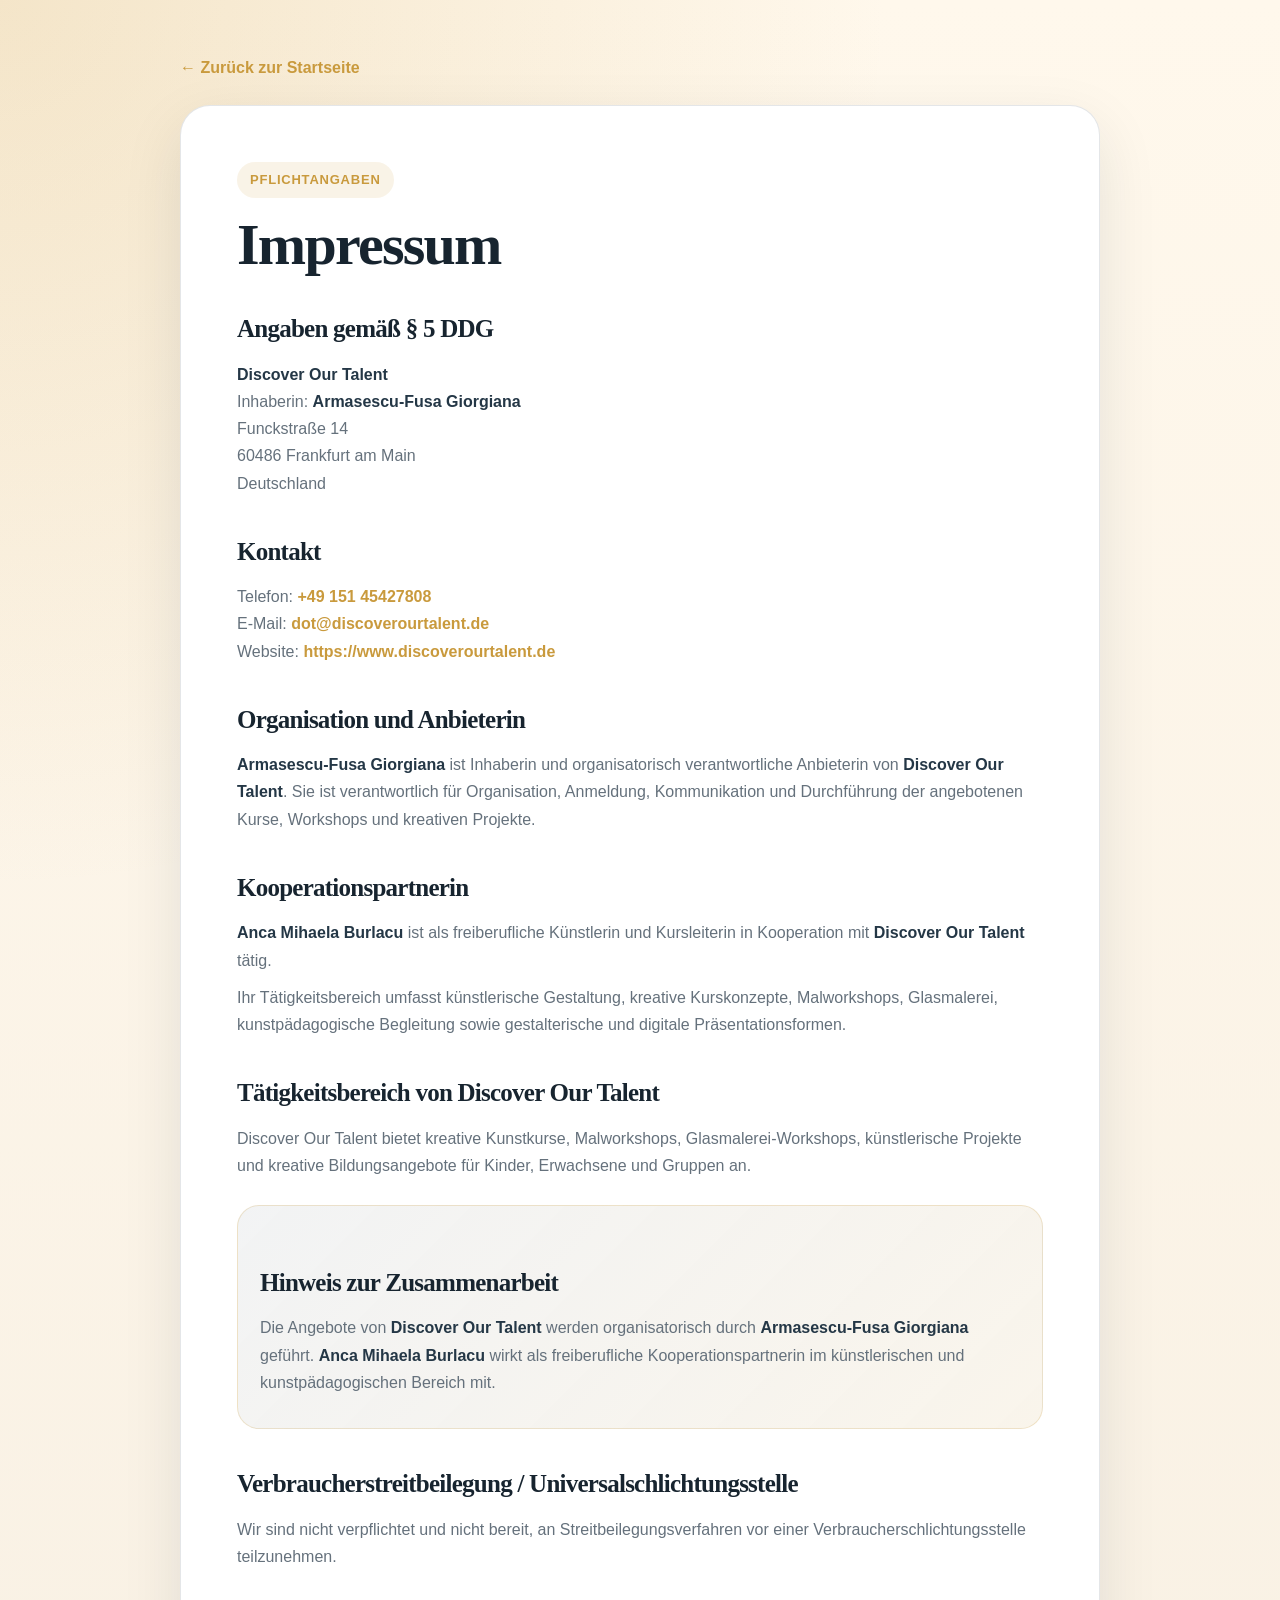
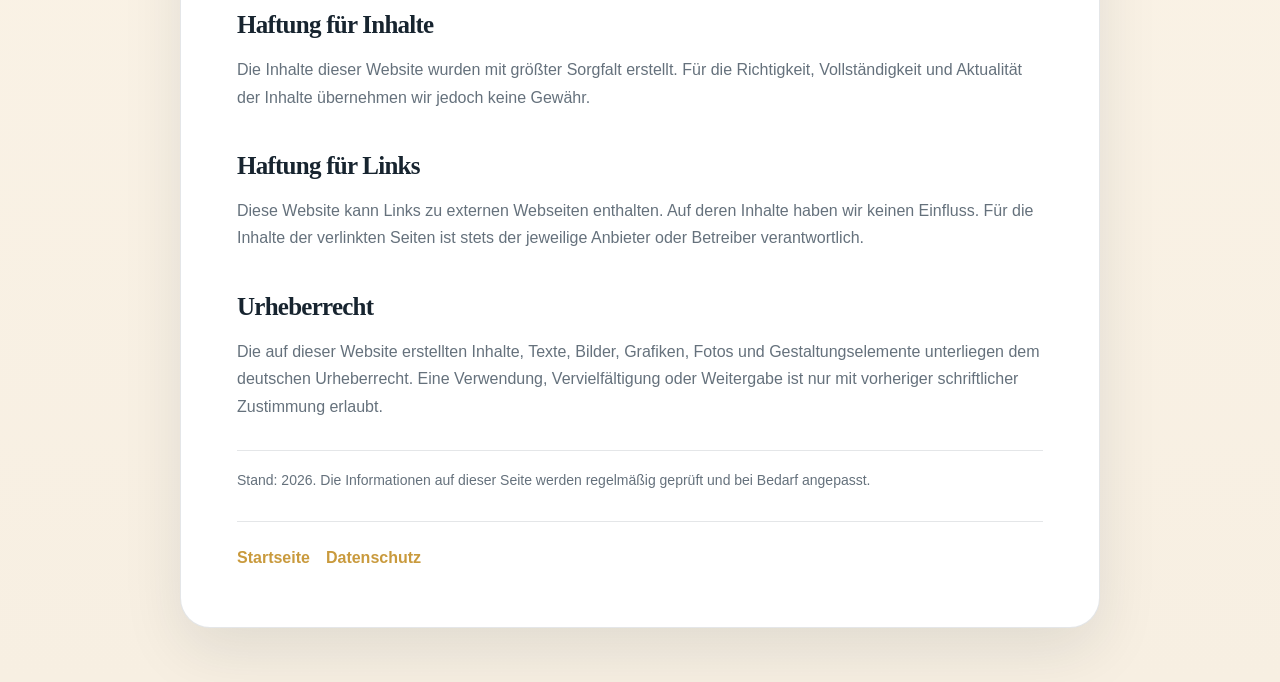
<file: impressum.html>
<!DOCTYPE html>
<html lang="de">
<head>
  <meta charset="UTF-8" />
  <meta name="viewport" content="width=device-width, initial-scale=1.0" />

  <title>Impressum | Discover Our Talent</title>
  <meta
    name="description"
    content="Impressum von Discover Our Talent – Anbieterkennzeichnung gemäß § 5 DDG."
  />
  <meta name="robots" content="noindex, follow" />

  <style>
    :root {
      --dark: #17242f;
      --deep: #243746;
      --gold: #c99a3d;
      --cream: #fff8ec;
      --white: #ffffff;
      --muted: #65717c;
      --border: rgba(36, 55, 70, 0.12);
      --shadow: 0 22px 60px rgba(23, 36, 47, 0.1);
    }

    * {
      box-sizing: border-box;
      margin: 0;
      padding: 0;
    }

    body {
      font-family: Arial, Helvetica, sans-serif;
      background:
        radial-gradient(circle at top left, rgba(201, 154, 61, 0.2), transparent 34%),
        linear-gradient(180deg, #fff8ec 0%, #f7efe2 100%);
      color: var(--deep);
      line-height: 1.7;
    }

    a {
      color: var(--gold);
      font-weight: 700;
      text-decoration: none;
    }

    a:hover {
      text-decoration: underline;
    }

    .page {
      width: min(920px, calc(100% - 32px));
      margin: 0 auto;
      padding: 54px 0;
    }

    .back-link {
      display: inline-flex;
      align-items: center;
      gap: 8px;
      margin-bottom: 24px;
      color: var(--gold);
      font-weight: 800;
    }

    .card {
      background: var(--white);
      border: 1px solid var(--border);
      border-radius: 30px;
      padding: clamp(28px, 5vw, 56px);
      box-shadow: var(--shadow);
    }

    .eyebrow {
      display: inline-flex;
      width: fit-content;
      padding: 7px 13px;
      margin-bottom: 18px;
      border-radius: 999px;
      background: rgba(201, 154, 61, 0.12);
      color: var(--gold);
      font-size: 13px;
      font-weight: 800;
      letter-spacing: 0.06em;
      text-transform: uppercase;
    }

    h1,
    h2 {
      font-family: Georgia, "Times New Roman", serif;
      color: var(--dark);
      letter-spacing: -0.03em;
    }

    h1 {
      font-size: clamp(38px, 6vw, 58px);
      line-height: 1;
      margin-bottom: 22px;
    }

    h2 {
      font-size: 25px;
      margin-top: 34px;
      margin-bottom: 10px;
    }

    p {
      color: var(--muted);
      font-size: 16px;
      margin-bottom: 10px;
    }

    strong {
      color: var(--deep);
    }

    .info-box {
      margin-top: 26px;
      padding: 22px;
      border-radius: 22px;
      background: linear-gradient(
        135deg,
        rgba(36, 55, 70, 0.06),
        rgba(201, 154, 61, 0.1)
      );
      border: 1px solid rgba(201, 154, 61, 0.22);
    }

    .legal-note {
      margin-top: 30px;
      padding-top: 18px;
      border-top: 1px solid var(--border);
      font-size: 14px;
      color: var(--muted);
    }

    .footer-links {
      display: flex;
      gap: 16px;
      flex-wrap: wrap;
      margin-top: 28px;
      padding-top: 22px;
      border-top: 1px solid var(--border);
    }

    @media (max-width: 620px) {
      .page {
        width: min(100% - 22px, 920px);
        padding: 28px 0;
      }

      .card {
        border-radius: 22px;
      }

      h2 {
        font-size: 22px;
      }
    }
  </style>
</head>

<body>
  <main class="page">
    <a class="back-link" href="index.html">← Zurück zur Startseite</a>

    <section class="card">
      <span class="eyebrow">Pflichtangaben</span>

      <h1>Impressum</h1>

      <h2>Angaben gemäß § 5 DDG</h2>
      <p>
        <strong>Discover Our Talent</strong><br />
        Inhaberin: <strong>Armasescu-Fusa Giorgiana</strong><br />
        Funckstraße 14<br />
        60486 Frankfurt am Main<br />
        Deutschland
      </p>

      <h2>Kontakt</h2>
      <p>
        Telefon:
        <a href="tel:+4915145427808">+49 151 45427808</a><br />
        E-Mail:
        <a href="mailto:dot@discoverourtalent.de">dot@discoverourtalent.de</a><br />
        Website:
        <a href="https://www.discoverourtalent.de" target="_blank" rel="noopener noreferrer">
          https://www.discoverourtalent.de
        </a>
      </p>

      <h2>Organisation und Anbieterin</h2>
      <p>
        <strong>Armasescu-Fusa Giorgiana</strong> ist Inhaberin und organisatorisch verantwortliche
        Anbieterin von <strong>Discover Our Talent</strong>. Sie ist verantwortlich für
        Organisation, Anmeldung, Kommunikation und Durchführung der angebotenen Kurse,
        Workshops und kreativen Projekte.
      </p>

      <h2>Kooperationspartnerin</h2>
      <p>
        <strong>Anca Mihaela Burlacu</strong> ist als freiberufliche Künstlerin und
        Kursleiterin in Kooperation mit <strong>Discover Our Talent</strong> tätig.
      </p>

      <p>
        Ihr Tätigkeitsbereich umfasst künstlerische Gestaltung, kreative Kurskonzepte,
        Malworkshops, Glasmalerei, kunstpädagogische Begleitung sowie gestalterische
        und digitale Präsentationsformen.
      </p>

      <h2>Tätigkeitsbereich von Discover Our Talent</h2>
      <p>
        Discover Our Talent bietet kreative Kunstkurse, Malworkshops, Glasmalerei-Workshops,
        künstlerische Projekte und kreative Bildungsangebote für Kinder, Erwachsene und
        Gruppen an.
      </p>

      <div class="info-box">
        <h2>Hinweis zur Zusammenarbeit</h2>
        <p>
          Die Angebote von <strong>Discover Our Talent</strong> werden organisatorisch durch
          <strong>Armasescu-Fusa Giorgiana</strong> geführt. <strong>Anca Mihaela Burlacu</strong>
          wirkt als freiberufliche Kooperationspartnerin im künstlerischen und
          kunstpädagogischen Bereich mit.
        </p>
      </div>

      <h2>Verbraucherstreitbeilegung / Universalschlichtungsstelle</h2>
      <p>
        Wir sind nicht verpflichtet und nicht bereit, an Streitbeilegungsverfahren vor einer
        Verbraucherschlichtungsstelle teilzunehmen.
      </p>

      <h2>Haftung für Inhalte</h2>
      <p>
        Die Inhalte dieser Website wurden mit größter Sorgfalt erstellt. Für die Richtigkeit,
        Vollständigkeit und Aktualität der Inhalte übernehmen wir jedoch keine Gewähr.
      </p>

      <h2>Haftung für Links</h2>
      <p>
        Diese Website kann Links zu externen Webseiten enthalten. Auf deren Inhalte haben wir
        keinen Einfluss. Für die Inhalte der verlinkten Seiten ist stets der jeweilige Anbieter
        oder Betreiber verantwortlich.
      </p>

      <h2>Urheberrecht</h2>
      <p>
        Die auf dieser Website erstellten Inhalte, Texte, Bilder, Grafiken, Fotos und
        Gestaltungselemente unterliegen dem deutschen Urheberrecht. Eine Verwendung,
        Vervielfältigung oder Weitergabe ist nur mit vorheriger schriftlicher Zustimmung erlaubt.
      </p>

      <p class="legal-note">
         Stand: 2026. Die Informationen auf dieser Seite werden regelmäßig geprüft und bei Bedarf angepasst.
      </p>

      <div class="footer-links">
        <a href="index.html">Startseite</a>
        <a href="datenschutz.html">Datenschutz</a>
      </div>
    </section>
  </main>
</body>
</html>
</file>
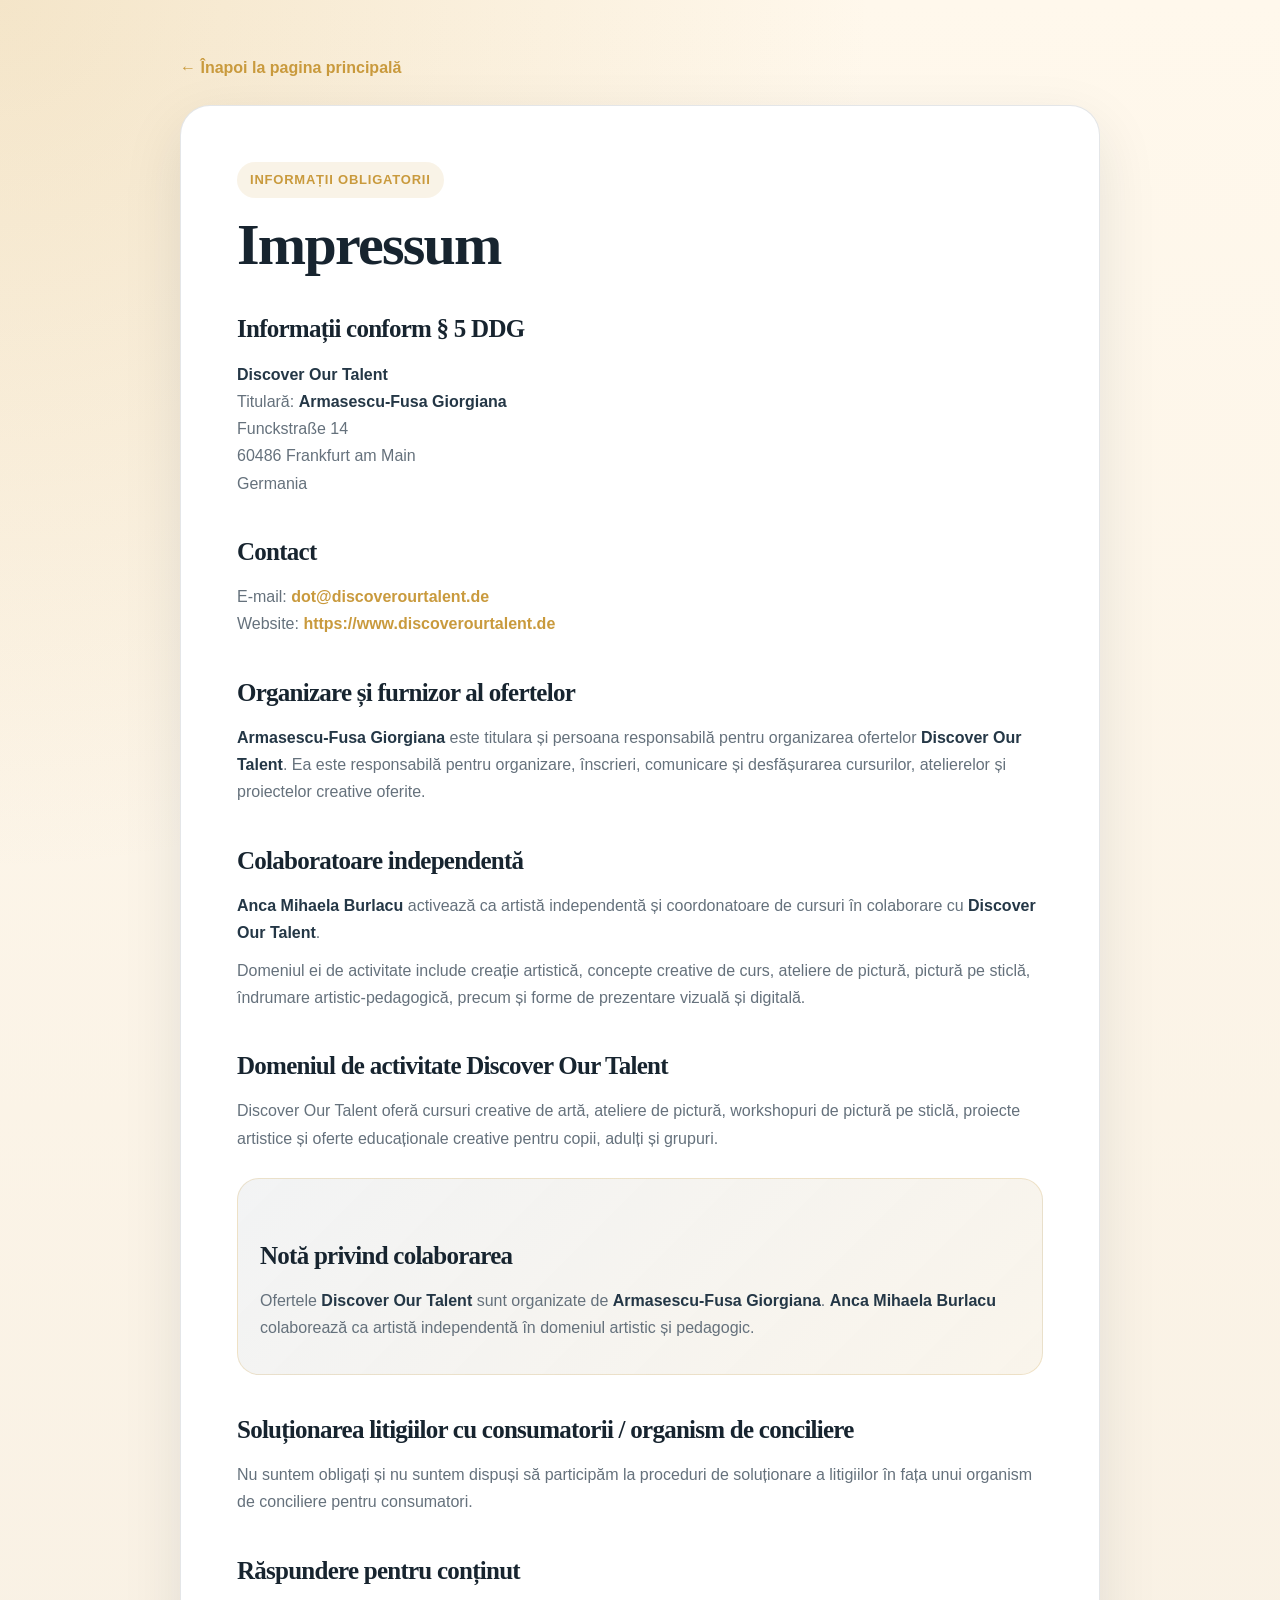
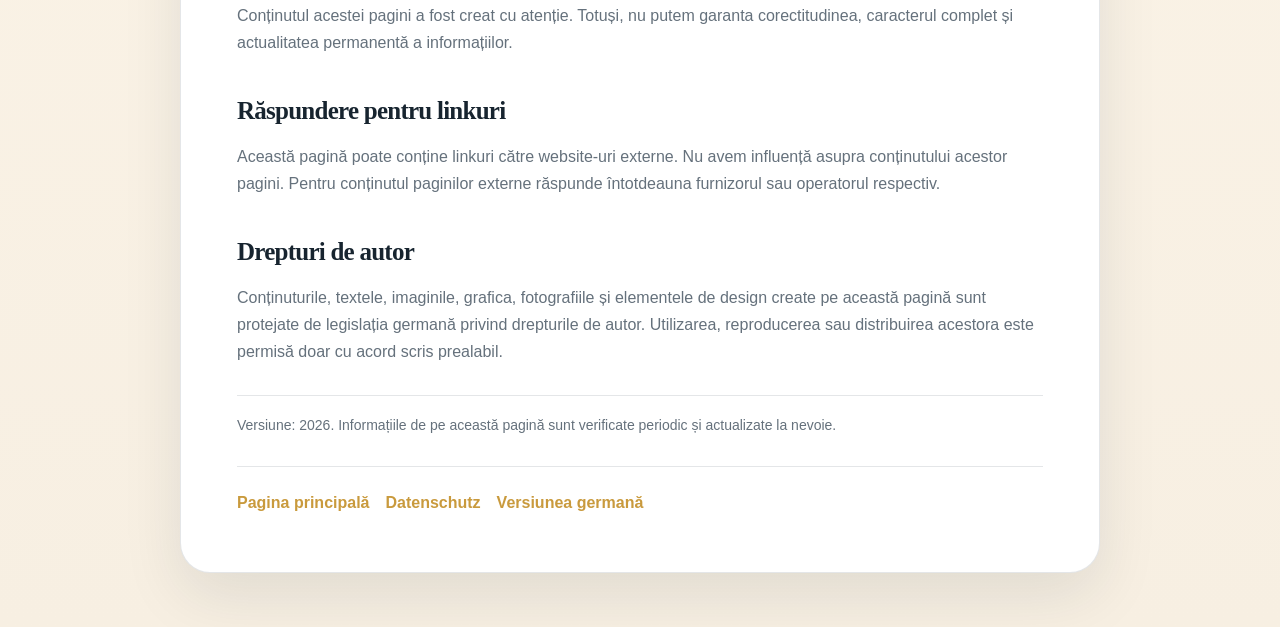
<file: impressumRO.html>
<!DOCTYPE html>
<html lang="ro">
<head>
  <meta charset="UTF-8" />
  <meta name="viewport" content="width=device-width, initial-scale=1.0" />

  <title>Impressum | Discover Our Talent</title>
  <meta
    name="description"
    content="Impressum Discover Our Talent – informații despre furnizor conform § 5 DDG."
  />
  <meta name="robots" content="noindex, follow" />

  <style>
    :root {
      --dark: #17242f;
      --deep: #243746;
      --gold: #c99a3d;
      --cream: #fff8ec;
      --white: #ffffff;
      --muted: #65717c;
      --border: rgba(36, 55, 70, 0.12);
      --shadow: 0 22px 60px rgba(23, 36, 47, 0.1);
    }

    * {
      box-sizing: border-box;
      margin: 0;
      padding: 0;
    }

    body {
      font-family: Arial, Helvetica, sans-serif;
      background:
        radial-gradient(circle at top left, rgba(201, 154, 61, 0.2), transparent 34%),
        linear-gradient(180deg, #fff8ec 0%, #f7efe2 100%);
      color: var(--deep);
      line-height: 1.7;
    }

    a {
      color: var(--gold);
      font-weight: 700;
      text-decoration: none;
    }

    a:hover {
      text-decoration: underline;
    }

    .page {
      width: min(920px, calc(100% - 32px));
      margin: 0 auto;
      padding: 54px 0;
    }

    .back-link {
      display: inline-flex;
      align-items: center;
      gap: 8px;
      margin-bottom: 24px;
      color: var(--gold);
      font-weight: 800;
    }

    .card {
      background: var(--white);
      border: 1px solid var(--border);
      border-radius: 30px;
      padding: clamp(28px, 5vw, 56px);
      box-shadow: var(--shadow);
    }

    .eyebrow {
      display: inline-flex;
      width: fit-content;
      padding: 7px 13px;
      margin-bottom: 18px;
      border-radius: 999px;
      background: rgba(201, 154, 61, 0.12);
      color: var(--gold);
      font-size: 13px;
      font-weight: 800;
      letter-spacing: 0.06em;
      text-transform: uppercase;
    }

    h1,
    h2 {
      font-family: Georgia, "Times New Roman", serif;
      color: var(--dark);
      letter-spacing: -0.03em;
    }

    h1 {
      font-size: clamp(38px, 6vw, 58px);
      line-height: 1;
      margin-bottom: 22px;
    }

    h2 {
      font-size: 25px;
      margin-top: 34px;
      margin-bottom: 10px;
    }

    p {
      color: var(--muted);
      font-size: 16px;
      margin-bottom: 10px;
    }

    strong {
      color: var(--deep);
    }

    .info-box {
      margin-top: 26px;
      padding: 22px;
      border-radius: 22px;
      background: linear-gradient(
        135deg,
        rgba(36, 55, 70, 0.06),
        rgba(201, 154, 61, 0.1)
      );
      border: 1px solid rgba(201, 154, 61, 0.22);
    }

    .legal-note {
      margin-top: 30px;
      padding-top: 18px;
      border-top: 1px solid var(--border);
      font-size: 14px;
      color: var(--muted);
    }

    .footer-links {
      display: flex;
      gap: 16px;
      flex-wrap: wrap;
      margin-top: 28px;
      padding-top: 22px;
      border-top: 1px solid var(--border);
    }

    @media (max-width: 620px) {
      .page {
        width: min(100% - 22px, 920px);
        padding: 28px 0;
      }

      .card {
        border-radius: 22px;
      }

      h2 {
        font-size: 22px;
      }
    }
  </style>
</head>

<body>
  <main class="page">
    <a class="back-link" href="indexro.html">← Înapoi la pagina principală</a>

    <section class="card">
      <span class="eyebrow">Informații obligatorii</span>

      <h1>Impressum</h1>

      <h2>Informații conform § 5 DDG</h2>
      <p>
        <strong>Discover Our Talent</strong><br />
        Titulară: <strong>Armasescu-Fusa Giorgiana</strong><br />
        Funckstraße 14<br />
        60486 Frankfurt am Main<br />
        Germania
      </p>

      <h2>Contact</h2>
      <p>
        E-mail:
        <a href="mailto:dot@discoverourtalent.de">dot@discoverourtalent.de</a><br />
        Website:
        <a href="https://www.discoverourtalent.de" target="_blank" rel="noopener noreferrer">
          https://www.discoverourtalent.de
        </a>
      </p>

      <h2>Organizare și furnizor al ofertelor</h2>
      <p>
        <strong>Armasescu-Fusa Giorgiana</strong> este titulara și persoana responsabilă
        pentru organizarea ofertelor <strong>Discover Our Talent</strong>. Ea este responsabilă
        pentru organizare, înscrieri, comunicare și desfășurarea cursurilor, atelierelor și
        proiectelor creative oferite.
      </p>

      <h2>Colaboratoare independentă</h2>
      <p>
        <strong>Anca Mihaela Burlacu</strong> activează ca artistă independentă și coordonatoare
        de cursuri în colaborare cu <strong>Discover Our Talent</strong>.
      </p>

      <p>
        Domeniul ei de activitate include creație artistică, concepte creative de curs,
        ateliere de pictură, pictură pe sticlă, îndrumare artistic-pedagogică, precum și
        forme de prezentare vizuală și digitală.
      </p>

      <h2>Domeniul de activitate Discover Our Talent</h2>
      <p>
        Discover Our Talent oferă cursuri creative de artă, ateliere de pictură, workshopuri
        de pictură pe sticlă, proiecte artistice și oferte educaționale creative pentru copii,
        adulți și grupuri.
      </p>

      <div class="info-box">
        <h2>Notă privind colaborarea</h2>
        <p>
          Ofertele <strong>Discover Our Talent</strong> sunt organizate de
          <strong>Armasescu-Fusa Giorgiana</strong>. <strong>Anca Mihaela Burlacu</strong>
          colaborează ca artistă independentă în domeniul artistic și pedagogic.
        </p>
      </div>

      <h2>Soluționarea litigiilor cu consumatorii / organism de conciliere</h2>
      <p>
        Nu suntem obligați și nu suntem dispuși să participăm la proceduri de soluționare
        a litigiilor în fața unui organism de conciliere pentru consumatori.
      </p>

      <h2>Răspundere pentru conținut</h2>
      <p>
        Conținutul acestei pagini a fost creat cu atenție. Totuși, nu putem garanta
        corectitudinea, caracterul complet și actualitatea permanentă a informațiilor.
      </p>

      <h2>Răspundere pentru linkuri</h2>
      <p>
        Această pagină poate conține linkuri către website-uri externe. Nu avem influență
        asupra conținutului acestor pagini. Pentru conținutul paginilor externe răspunde
        întotdeauna furnizorul sau operatorul respectiv.
      </p>

      <h2>Drepturi de autor</h2>
      <p>
        Conținuturile, textele, imaginile, grafica, fotografiile și elementele de design
        create pe această pagină sunt protejate de legislația germană privind drepturile de autor.
        Utilizarea, reproducerea sau distribuirea acestora este permisă doar cu acord scris prealabil.
      </p>

      <p class="legal-note">
        Versiune: 2026. Informațiile de pe această pagină sunt verificate periodic și actualizate la nevoie.
      </p>

      <div class="footer-links">
        <a href="indexro.html">Pagina principală</a>
        <a href="datenschutzRo.html">Datenschutz</a>
        <a href="impressumRO.html">Versiunea germană</a>
      </div>
    </section>
  </main>
</body>
</html>
</file>
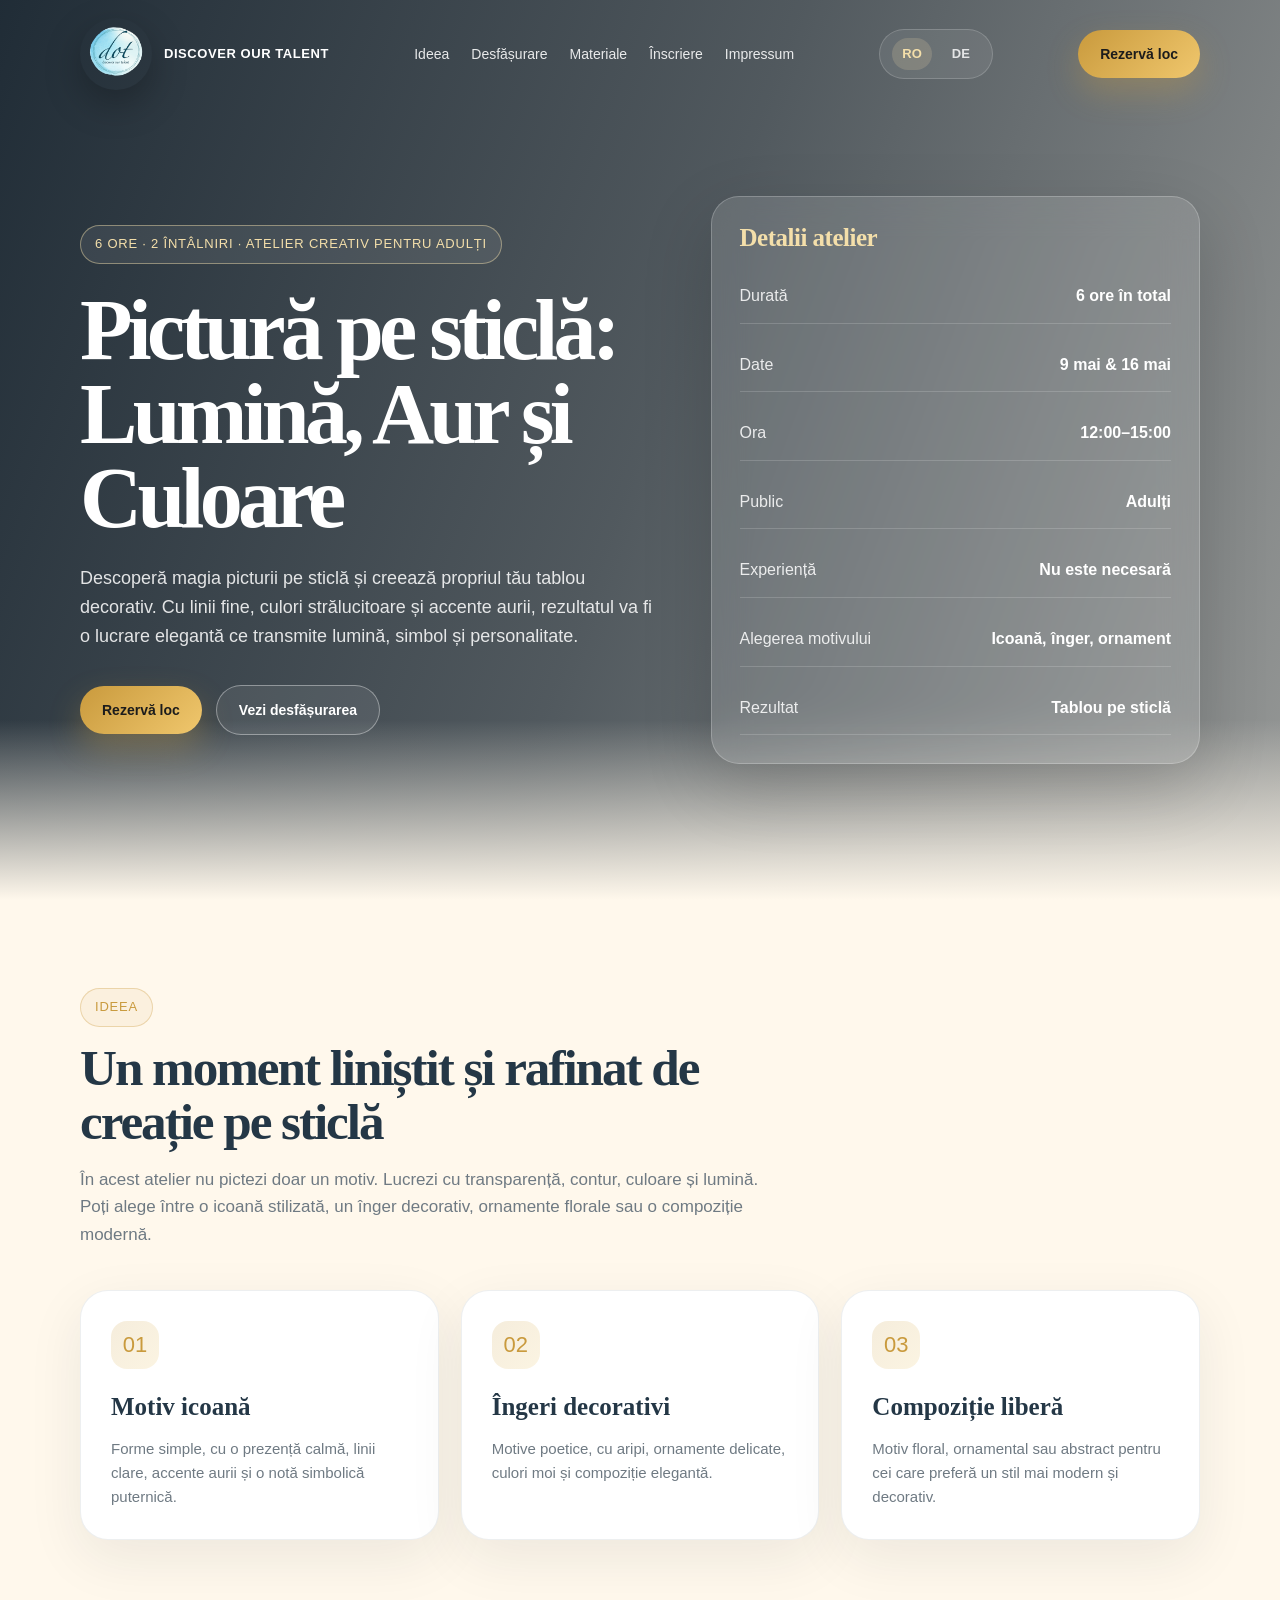
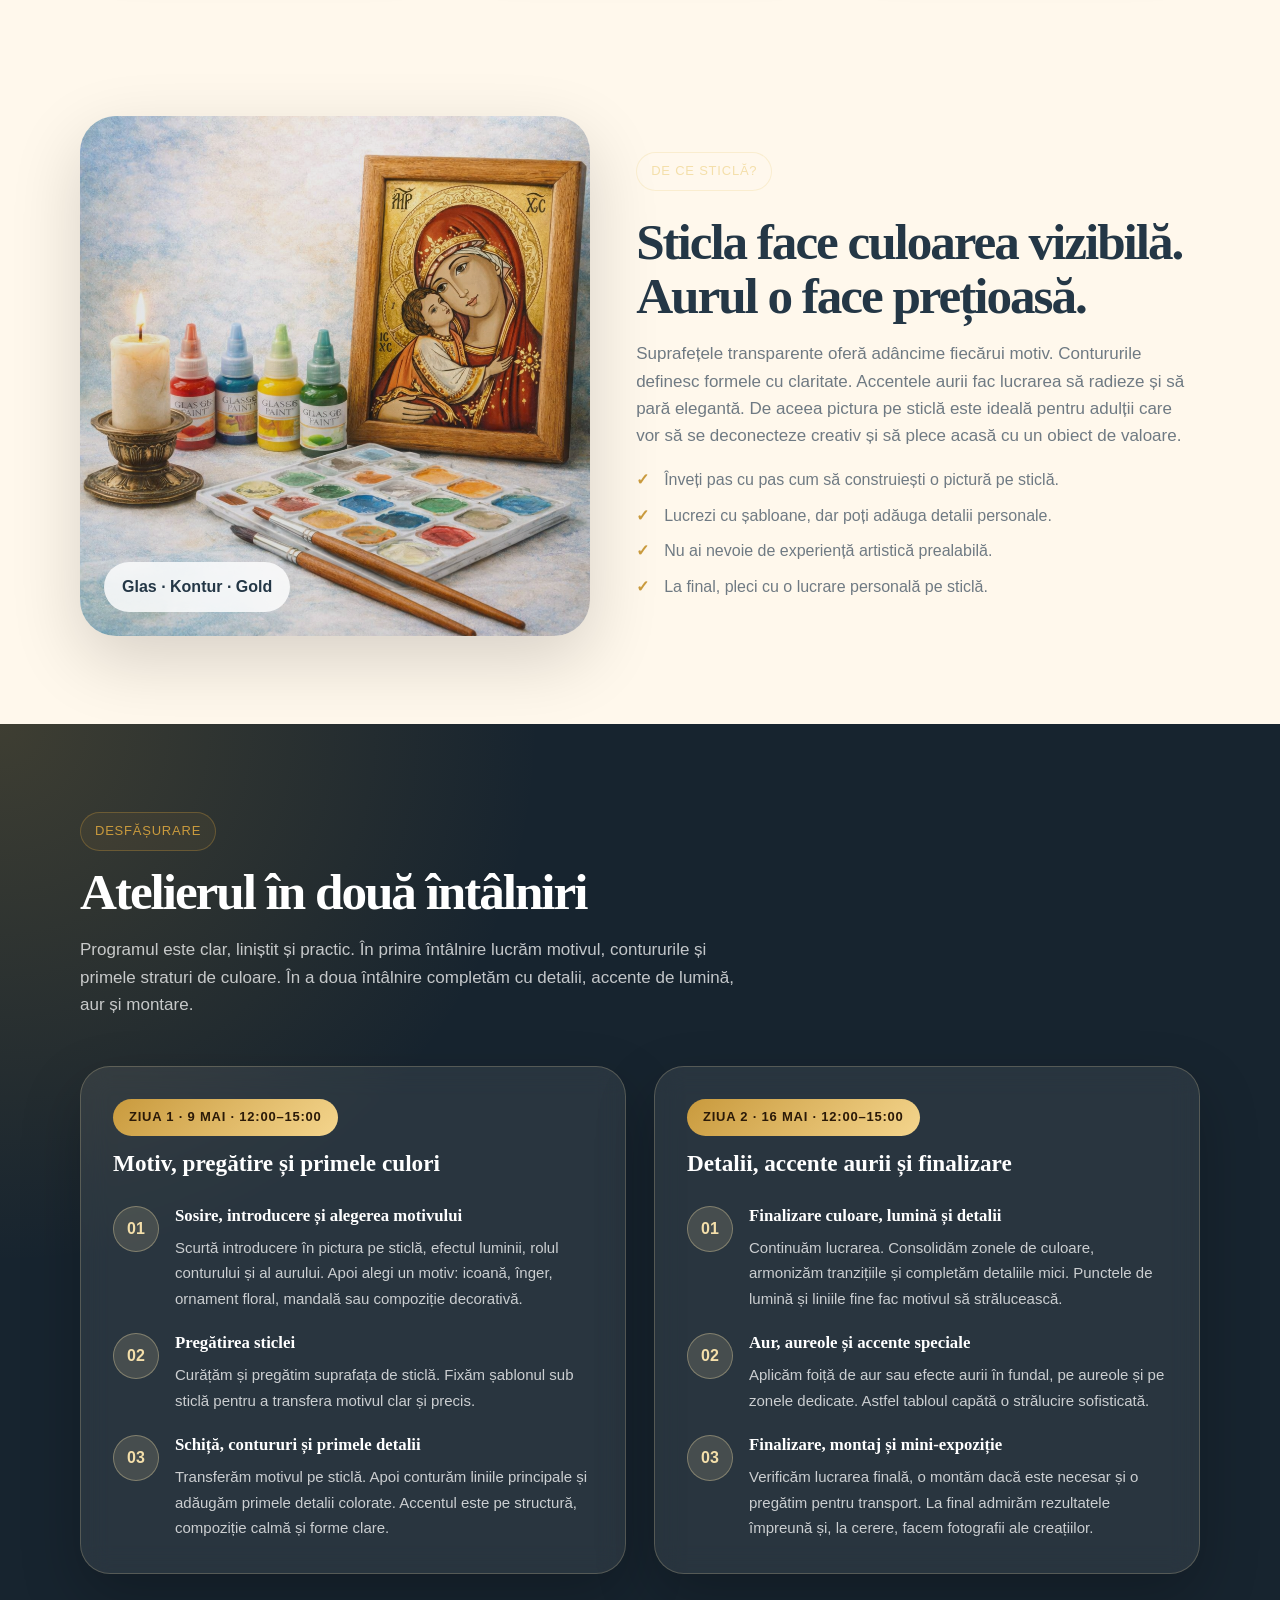
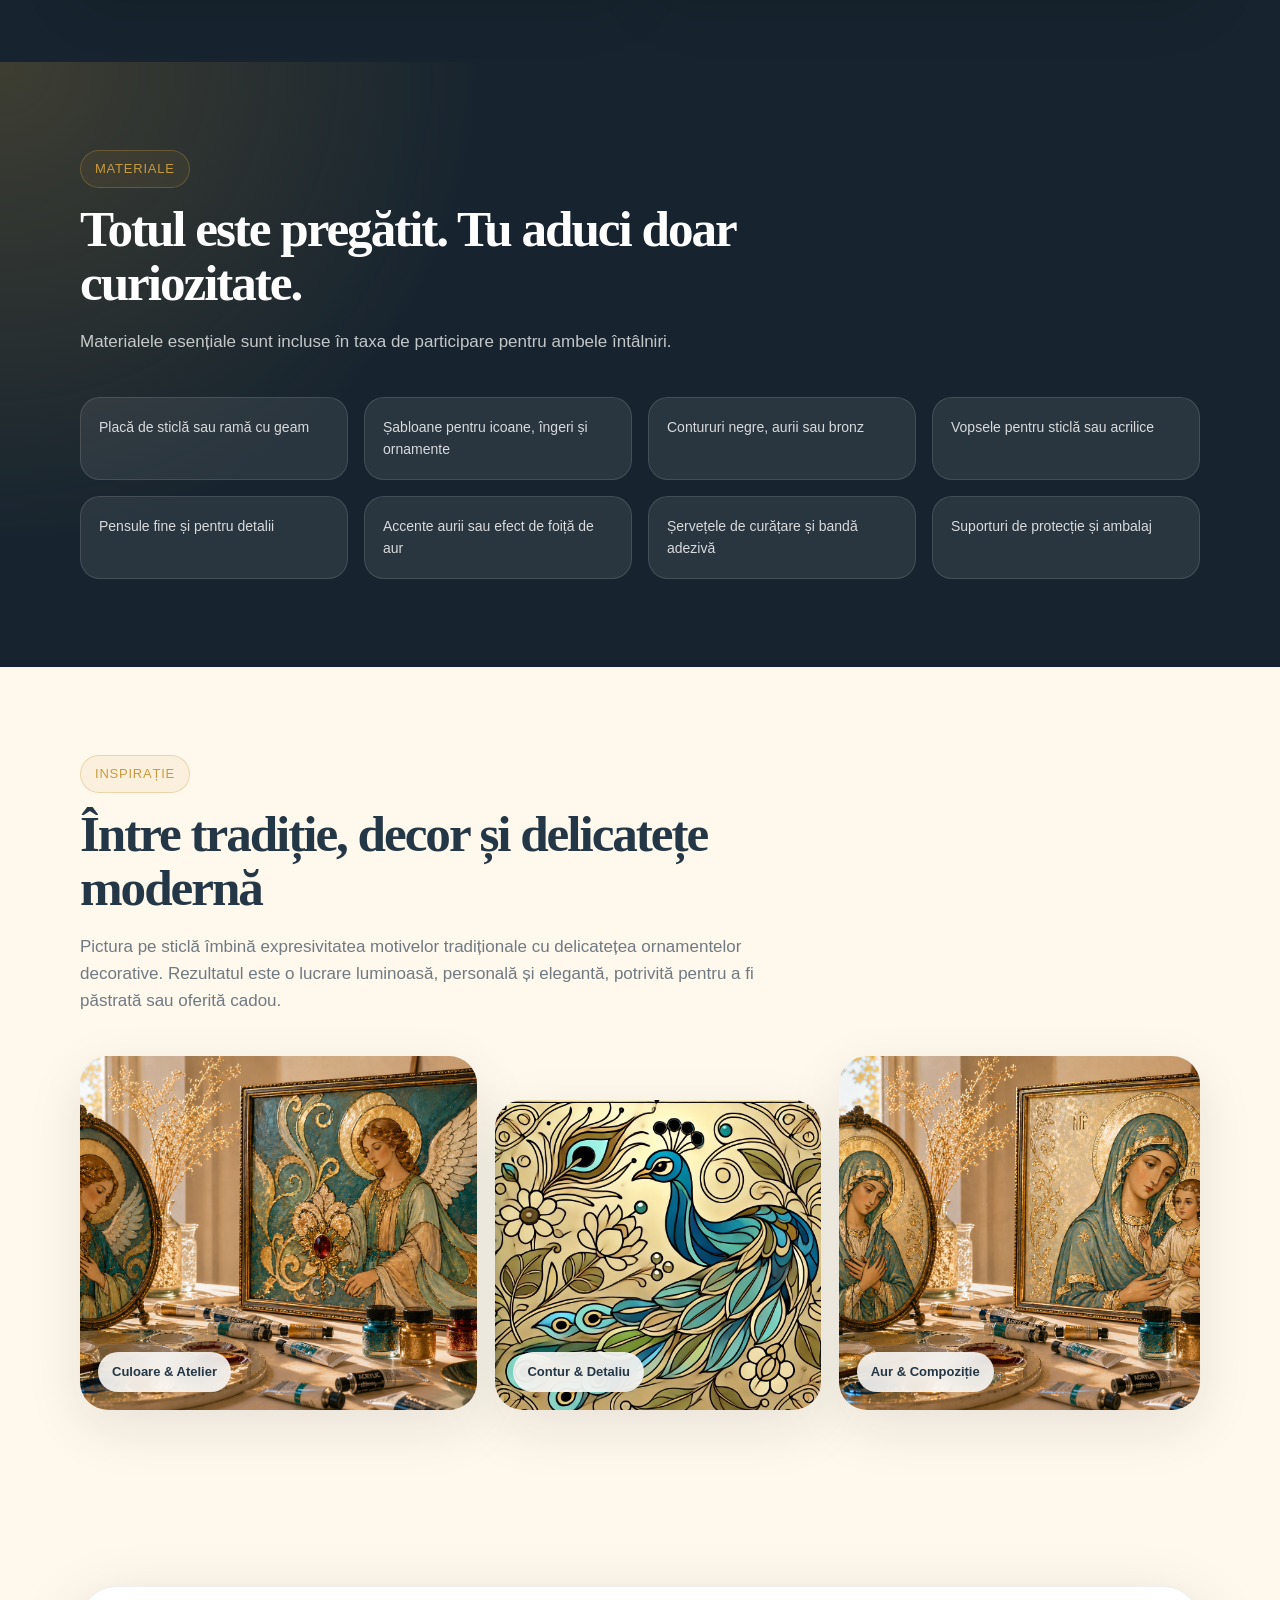
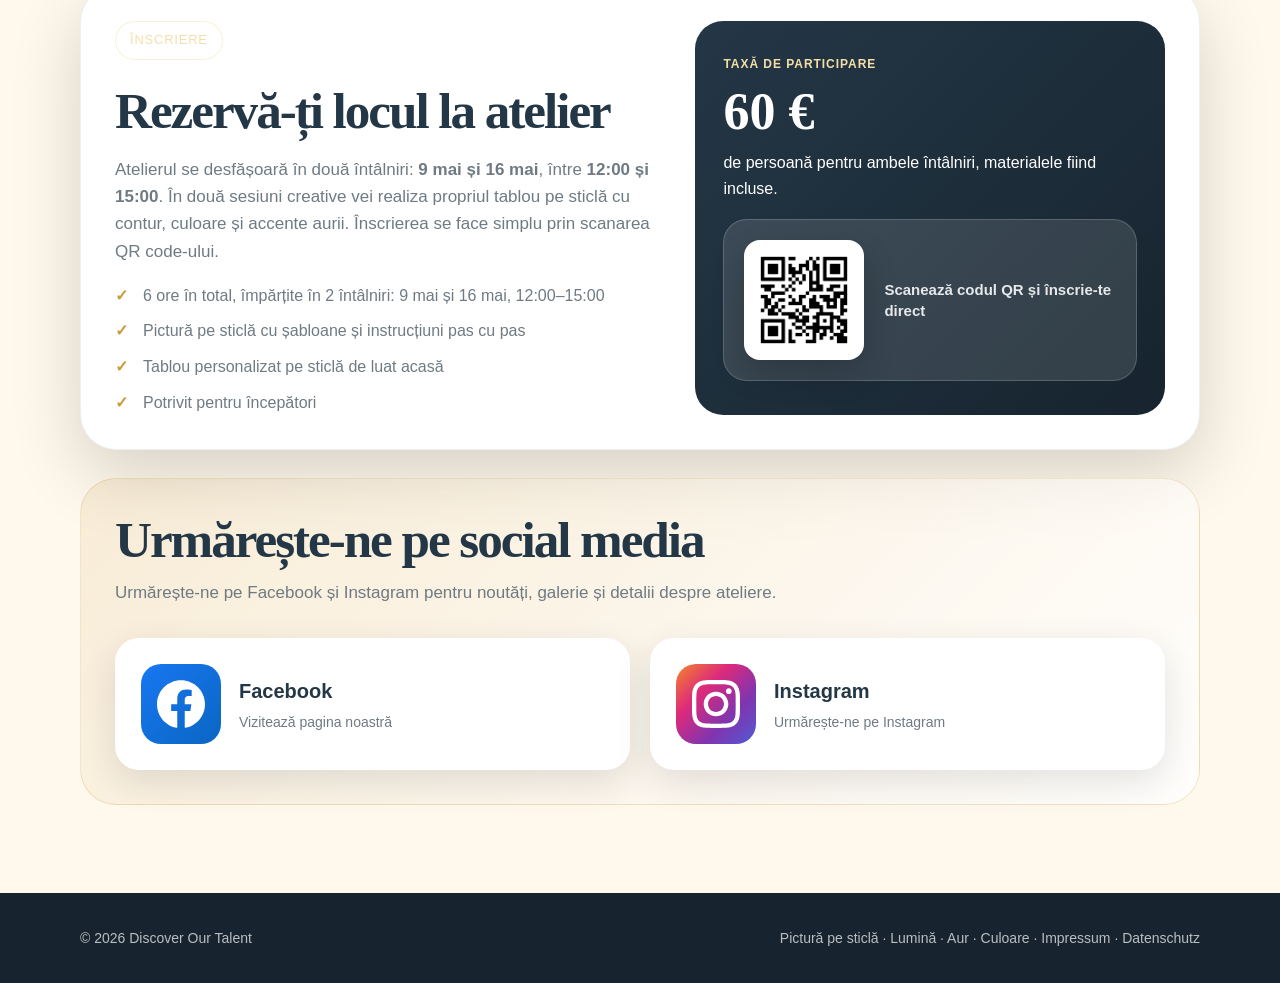
<file: indexro.html>
<!DOCTYPE html>
<html lang="ro">
<head>
  <meta charset="UTF-8" />
  <meta name="viewport" content="width=device-width, initial-scale=1.0" />

  <title>Pictură pe sticlă: Lumină, Aur și Culoare | Atelier creativ pentru adulți</title>

  <meta
    name="description"
    content="Atelier creativ de 6 ore pentru adulți, pe 9 mai și 16 mai, între 12:00 și 15:00. Realizează un tablou pe sticlă cu contur, culoare și accente de aur."
  />

  <link rel="stylesheet" href="style.css" />
</head>

<body>
  <header class="topbar" id="topbar">
    <div class="container nav">
      <a href="#hero" class="logo brand-logo" aria-label="Discover Our Talent">
        <img src="logo.png" alt="Logo Discover Our Talent" />
        <span>Discover Our Talent</span>
      </a>

      <nav class="nav-links" aria-label="Navigație principală">
        <a href="#idee">Ideea</a>
        <a href="#ablauf">Desfășurare</a>
        <a href="#materialien">Materiale</a>
        <a href="#anmeldung">Înscriere</a>
        <a href="#impressum">Impressum</a>
      </nav>

      <div class="lang-switch" aria-label="Selectare limbă">
        <a href="indexro.html" class="lang-active" aria-current="page">RO</a>
        <a href="index.html">DE</a>
      </div>

      <a class="btn btn-primary" href="https://docs.google.com/forms/d/e/1FAIpQLSftQ2TqW3XfFOk3P-RkHSWzBMt_yIIwFmGAKQ3PrO-3GXZzHg/viewform?usp=header">Rezervă loc</a>
    </div>
  </header>

  <main>
    <section class="hero" id="hero">
      <div class="container hero-grid">
        <div class="reveal">
          <span class="eyebrow">6 ore · 2 întâlniri · Atelier creativ pentru adulți</span>

          <h1>Pictură pe sticlă: Lumină, Aur și Culoare</h1>

          <p class="hero-text">
            Descoperă magia picturii pe sticlă și creează propriul tău tablou decorativ.
            Cu linii fine, culori strălucitoare și accente aurii, rezultatul va fi o lucrare
            elegantă ce transmite lumină, simbol și personalitate.
          </p>

          <div class="hero-actions">
<a 
  class="btn btn-primary" 
  href="https://docs.google.com/forms/d/e/1FAIpQLSftQ2TqW3XfFOk3P-RkHSWzBMt_yIIwFmGAKQ3PrO-3GXZzHg/viewform?usp=header"
  target="_blank"
  rel="noopener noreferrer"
>
  Rezervă loc
</a>


            <a class="btn btn-outline" href="#ablauf">Vezi desfășurarea</a>
          </div>
        </div>

        <aside class="hero-card reveal" aria-label="Detalii atelier">
          <h2>Detalii atelier</h2>

          <div class="facts">
            <div class="fact">
              <span>Durată</span>
              <strong>6 ore în total</strong>
            </div>

            <div class="fact">
              <span>Date</span>
              <strong>9 mai &amp; 16 mai</strong>
            </div>

            <div class="fact">
              <span>Ora</span>
              <strong>12:00–15:00</strong>
            </div>

            <div class="fact">
              <span>Public</span>
              <strong>Adulți</strong>
            </div>

            <div class="fact">
              <span>Experiență</span>
              <strong>Nu este necesară</strong>
            </div>

            <div class="fact">
              <span>Alegerea motivului</span>
              <strong>Icoană, înger, ornament</strong>
            </div>

            <div class="fact">
              <span>Rezultat</span>
              <strong>Tablou pe sticlă</strong>
            </div>
          </div>
        </aside>
      </div>
    </section>

    <section id="idee">
      <div class="container">
        <div class="section-title reveal">
          <span class="eyebrow">Ideea</span>

          <h2>Un moment liniștit și rafinat de creație pe sticlă</h2>

          <p class="lead">
            În acest atelier nu pictezi doar un motiv. Lucrezi cu transparență, contur,
            culoare și lumină. Poți alege între o icoană stilizată, un înger decorativ,
            ornamente florale sau o compoziție modernă.
          </p>
        </div>

        <div class="cards">
          <article class="card reveal">
            <div class="card-icon" aria-hidden="true">01</div>
            <h3>Motiv icoană</h3>
            <p>
              Forme simple, cu o prezență calmă, linii clare, accente aurii și o notă simbolică puternică.
            </p>
          </article>

          <article class="card reveal">
            <div class="card-icon" aria-hidden="true">02</div>
            <h3>Îngeri decorativi</h3>
            <p>
              Motive poetice, cu aripi, ornamente delicate, culori moi și compoziție elegantă.
            </p>
          </article>

          <article class="card reveal">
            <div class="card-icon" aria-hidden="true">03</div>
            <h3>Compoziție liberă</h3>
            <p>
              Motiv floral, ornamental sau abstract pentru cei care preferă un stil mai modern și decorativ.
            </p>
          </article>
        </div>
      </div>
    </section>

    <section>
      <div class="container split">
        <div class="image-panel reveal" aria-hidden="true"></div>

        <div class="reveal">
          <span class="eyebrow">De ce sticlă?</span>

          <h2>Sticla face culoarea vizibilă. Aurul o face prețioasă.</h2>

          <p class="lead">
            Suprafețele transparente oferă adâncime fiecărui motiv. Contururile definesc formele cu claritate.
            Accentele aurii fac lucrarea să radieze și să pară elegantă. De aceea pictura pe sticlă este ideală
            pentru adulții care vor să se deconecteze creativ și să plece acasă cu un obiect de valoare.
          </p>

          <ul class="list">
            <li>Înveți pas cu pas cum să construiești o pictură pe sticlă.</li>
            <li>Lucrezi cu șabloane, dar poți adăuga detalii personale.</li>
            <li>Nu ai nevoie de experiență artistică prealabilă.</li>
            <li>La final, pleci cu o lucrare personală pe sticlă.</li>
          </ul>
        </div>
      </div>
    </section>

    <section id="ablauf" class="dark-section">
      <div class="container">
        <div class="section-title reveal">
          <span class="eyebrow">Desfășurare</span>

          <h2>Atelierul în două întâlniri</h2>

          <p class="lead">
            Programul este clar, liniștit și practic. În prima întâlnire lucrăm motivul,
            contururile și primele straturi de culoare. În a doua întâlnire completăm cu detalii,
            accente de lumină, aur și montare.
          </p>
        </div>

        <div class="day-boxes">
          <article class="day-box reveal">
            <div class="day-header">
              <span class="day-label">Ziua 1 · 9 mai · 12:00–15:00</span>
              <h3>Motiv, pregătire și primele culori</h3>
            </div>

            <div class="day-activities">
              <div class="activity">
                <span class="activity-number">01</span>
                <div>
                  <h4>Sosire, introducere și alegerea motivului</h4>
                  <p>
                    Scurtă introducere în pictura pe sticlă, efectul luminii, rolul conturului și al aurului.
                    Apoi alegi un motiv: icoană, înger, ornament floral, mandală sau compoziție decorativă.
                  </p>
                </div>
              </div>

              <div class="activity">
                <span class="activity-number">02</span>
                <div>
                  <h4>Pregătirea sticlei</h4>
                  <p>
                    Curățăm și pregătim suprafața de sticlă. Fixăm șablonul sub sticlă pentru a transfera
                    motivul clar și precis.
                  </p>
                </div>
              </div>

              <div class="activity">
                <span class="activity-number">03</span>
                <div>
                  <h4>Schiță, contururi și primele detalii</h4>
                  <p>
                    Transferăm motivul pe sticlă. Apoi conturăm liniile principale și adăugăm primele detalii colorate.
                    Accentul este pe structură, compoziție calmă și forme clare.
                  </p>
                </div>
              </div>
            </div>
          </article>

          <article class="day-box reveal">
            <div class="day-header">
              <span class="day-label">Ziua 2 · 16 mai · 12:00–15:00</span>
              <h3>Detalii, accente aurii și finalizare</h3>
            </div>

            <div class="day-activities">
              <div class="activity">
                <span class="activity-number">01</span>
                <div>
                  <h4>Finalizare culoare, lumină și detalii</h4>
                  <p>
                    Continuăm lucrarea. Consolidăm zonele de culoare, armonizăm tranzițiile și completăm detaliile mici.
                    Punctele de lumină și liniile fine fac motivul să strălucească.
                  </p>
                </div>
              </div>

              <div class="activity">
                <span class="activity-number">02</span>
                <div>
                  <h4>Aur, aureole și accente speciale</h4>
                  <p>
                    Aplicăm foiță de aur sau efecte aurii în fundal, pe aureole și pe zonele dedicate.
                    Astfel tabloul capătă o strălucire sofisticată.
                  </p>
                </div>
              </div>

              <div class="activity">
                <span class="activity-number">03</span>
                <div>
                  <h4>Finalizare, montaj și mini-expoziție</h4>
                  <p>
                    Verificăm lucrarea finală, o montăm dacă este necesar și o pregătim pentru transport.
                    La final admirăm rezultatele împreună și, la cerere, facem fotografii ale creațiilor.
                  </p>
                </div>
              </div>
            </div>
          </article>
        </div>
      </div>
    </section>

    <section id="materialien" class="dark-section">
      <div class="container">
        <div class="section-title reveal">
          <span class="eyebrow">Materiale</span>

          <h2>Totul este pregătit. Tu aduci doar curiozitate.</h2>

          <p class="lead">
            Materialele esențiale sunt incluse în taxa de participare pentru ambele întâlniri.
          </p>
        </div>

        <div class="materials reveal">
          <div class="material">Placă de sticlă sau ramă cu geam</div>
          <div class="material">Șabloane pentru icoane, îngeri și ornamente</div>
          <div class="material">Contururi negre, aurii sau bronz</div>
          <div class="material">Vopsele pentru sticlă sau acrilice</div>
          <div class="material">Pensule fine și pentru detalii</div>
          <div class="material">Accente aurii sau efect de foiță de aur</div>
          <div class="material">Șervețele de curățare și bandă adezivă</div>
          <div class="material">Suporturi de protecție și ambalaj</div>
        </div>
      </div>
    </section>

    <section>
      <div class="container">
        <div class="section-title reveal">
          <span class="eyebrow">Inspirație</span>

          <h2>Între tradiție, decor și delicatețe modernă</h2>

          <p class="lead">
            Pictura pe sticlă îmbină expresivitatea motivelor tradiționale cu delicatețea ornamentelor decorative.
            Rezultatul este o lucrare luminoasă, personală și elegantă, potrivită pentru a fi păstrată sau oferită cadou.
          </p>
        </div>

        <div class="gallery reveal">
          <div class="gallery-item">
            <span>Culoare &amp; Atelier</span>
          </div>

          <div class="gallery-item">
            <span>Contur &amp; Detaliu</span>
          </div>

          <div class="gallery-item">
            <span>Aur &amp; Compoziție</span>
          </div>
        </div>
      </div>
    </section>

    <section id="anmeldung">
      <div class="container offer-box reveal">
        <div>
          <span class="eyebrow">Înscriere</span>

          <h2>Rezervă-ți locul la atelier</h2>

          <p class="lead">
            Atelierul se desfășoară în două întâlniri: <strong>9 mai și 16 mai</strong>, între
            <strong>12:00 și 15:00</strong>. În două sesiuni creative vei realiza propriul tablou
            pe sticlă cu contur, culoare și accente aurii. Înscrierea se face simplu prin scanarea QR code-ului.
          </p>

          <ul class="list">
            <li>6 ore în total, împărțite în 2 întâlniri: 9 mai și 16 mai, 12:00–15:00</li>
            <li>Pictură pe sticlă cu șabloane și instrucțiuni pas cu pas</li>
            <li>Tablou personalizat pe sticlă de luat acasă</li>
            <li>Potrivit pentru începători</li>
          </ul>
        </div>

        <div class="price">
          <span class="small">Taxă de participare</span>
          <strong>60 €</strong>
          <p>de persoană pentru ambele întâlniri, materialele fiind incluse.</p>

          <div class="qr-box" aria-label="QR-Code pentru înscriere">
            <img
              src="qr.jpeg"
              alt="QR code pentru înscriere la atelierul de pictură pe sticlă"
              class="qr-image"
            />
            <p>Scanează codul QR și înscrie-te direct</p>
          </div>
        </div>
      </div>

      <div class="container social-section reveal" style="margin-top: 28px;">
        <h2>Urmărește-ne pe social media</h2>

        <p class="lead">
          Urmărește-ne pe Facebook și Instagram pentru noutăți, galerie și detalii despre ateliere.
        </p>

        <div class="social-links">
          <a
            href="https://www.facebook.com/watch/?mibextid=wwXIfr&v=1327296539225912&rdid=zIC0bkABT0wgKFpA"
            target="_blank"
            rel="noopener noreferrer"
            class="social-card facebook"
            aria-label="Facebook Discover Our Talent"
          >
            <div class="social-icon" aria-hidden="true">
              <svg width="48" height="48" viewBox="0 0 24 24" fill="currentColor" focusable="false">
                <path d="M24 12.073c0-6.627-5.373-12-12-12s-12 5.373-12 12c0 5.99 4.388 10.954 10.125 11.854v-8.385H7.078v-3.47h3.047V9.43c0-3.007 1.792-4.669 4.533-4.669 1.312 0 2.686.235 2.686.235v2.953H15.83c-1.491 0-1.956.925-1.956 1.874v2.25h3.328l-.532 3.47h-2.796v8.385C19.612 23.027 24 18.062 24 12.073z" />
              </svg>
            </div>

            <div class="social-info">
              <h3>Facebook</h3>
              <p>Vizitează pagina noastră</p>
            </div>
          </a>

          <a
            href="https://www.instagram.com/discover.our.talent?igsh=MWUxa3NuMmQ3dTk3Mw=="
            target="_blank"
            rel="noopener noreferrer"
            class="social-card instagram"
            aria-label="Instagram Discover Our Talent"
          >
            <div class="social-icon" aria-hidden="true">
              <svg width="48" height="48" viewBox="0 0 24 24" fill="currentColor" focusable="false">
                <path d="M12 2.163c3.204 0 3.584.012 4.85.07 3.252.148 4.771 1.691 4.919 4.919.058 1.265.069 1.645.069 4.849 0 3.205-.012 3.584-.069 4.849-.149 3.225-1.664 4.771-4.919 4.919-1.266.058-1.644.07-4.85.07-3.204 0-3.584-.012-4.849-.07-3.26-.149-4.771-1.699-4.919-4.92-.058-1.265-.07-1.644-.07-4.849 0-3.204.013-3.583.07-4.849.149-3.227 1.664-4.771 4.919-4.919 1.266-.057 1.645-.069 4.849-.069zm0-2.163c-3.259 0-3.667.014-4.947.072-4.358.2-6.78 2.618-6.98 6.98-.059 1.281-.073 1.689-.073 4.948 0 3.259.014 3.668.072 4.948.2 4.358 2.618 6.78 6.98 6.98 1.281.058 1.689.072 4.948.072 3.259 0 3.668-.014 4.948-.072 4.354-.2 6.782-2.618 6.979-6.98.059-1.28.073-1.689.073-4.948 0-3.259-.014-3.667-.072-4.947-.196-4.354-2.617-6.78-6.979-6.98-1.281-.059-1.69-.073-4.949-.073zm0 5.838c-3.403 0-6.162 2.759-6.162 6.162s2.759 6.163 6.162 6.163 6.162-2.759 6.162-6.163c0-3.403-2.759-6.162-6.162-6.162zm0 10.162c-2.209 0-4-1.79-4-4 0-2.209 1.791-4 4-4s4 1.791 4 4c0 2.21-1.791 4-4 4zm6.406-11.845c-.796 0-1.441.645-1.441 1.44s.645 1.44 1.441 1.44c.795 0 1.439-.645 1.439-1.44s-.644-1.44-1.439-1.44z" />
              </svg>
            </div>

            <div class="social-info">
              <h3>Instagram</h3>
              <p>Urmărește-ne pe Instagram</p>
            </div>
          </a>
        </div>
      </div>
    </section>

    
  </main>

  <footer class="footer">
    <div class="container footer-inner">
      <span>© 2026 Discover Our Talent</span>
      <span>
        Pictură pe sticlă · Lumină · Aur · Culoare ·
        <a href="impressum.html">Impressum</a>
        ·
        <a href="datenschutz.html">Datenschutz</a>
      </span>
    </div>
  </footer>

  <script>
    const topbar = document.getElementById("topbar");

    function handleTopbarScroll() {
      if (!topbar) return;

      if (window.scrollY > 40) {
        topbar.classList.add("scrolled");
      } else {
        topbar.classList.remove("scrolled");
      }
    }

    window.addEventListener("scroll", handleTopbarScroll);
    handleTopbarScroll();

    const revealElements = document.querySelectorAll(".reveal");

    if ("IntersectionObserver" in window) {
      const observer = new IntersectionObserver(
        (entries) => {
          entries.forEach((entry) => {
            if (entry.isIntersecting) {
              entry.target.classList.add("visible");
              observer.unobserve(entry.target);
            }
          });
        },
        { threshold: 0.14 }
      );

      revealElements.forEach((element) => observer.observe(element));
    } else {
      revealElements.forEach((element) => element.classList.add("visible"));
    }
  </script>
</body>
</html>
</file>
<file: style.css>
:root {
  --dark: #17242f;
  --deep: #243746;
  --gold: #c99a3d;
  --gold-soft: #f4dfaa;
  --cream: #fff8ec;
  --white: #ffffff;
  --muted: #6f7a83;
  --soft: #f7efe2;
  --glass: rgba(255, 255, 255, 0.14);
  --shadow: 0 24px 70px rgba(0, 0, 0, 0.16);
  --radius: 28px;
}

* {
  box-sizing: border-box;
  margin: 0;
  padding: 0;
}

html {
  scroll-behavior: smooth;
}

body {
  font-family: Georgia, "Times New Roman", serif;
  background: var(--cream);
  color: var(--deep);
  line-height: 1.6;
  overflow-x: hidden;
}

p,
a,
li,
input,
textarea,
button,
span {
  font-family: Arial, Helvetica, sans-serif;
}

a {
  text-decoration: none;
  color: inherit;
}

img {
  max-width: 100%;
  display: block;
}

.container {
  width: min(1120px, calc(100% - 36px));
  margin: 0 auto;
}

/* HEADER */

.topbar {
  position: fixed;
  top: 0;
  left: 0;
  width: 100%;
  z-index: 50;
  padding: 18px 0;
  transition: 0.3s ease;
}

.topbar.scrolled {
  background: rgba(23, 36, 47, 0.92);
  backdrop-filter: blur(16px);
  padding: 11px 0;
  box-shadow: 0 10px 30px rgba(0, 0, 0, 0.18);
}

.nav {
  display: flex;
  align-items: center;
  justify-content: space-between;
  gap: 24px;
}

.logo {
  font-weight: 700;
  letter-spacing: 0.08em;
  text-transform: uppercase;
  font-size: 14px;
}

.brand-logo {
  display: inline-flex;
  align-items: center;
  gap: 12px;
  letter-spacing: 0.04em;
  cursor: pointer;
}

.brand-logo img {
  width: 72px;
  height: 72px;
  object-fit: cover;
  border-radius: 50%;
  box-shadow: 0 14px 36px rgba(0, 0, 0, 0.25);
  transition: transform 0.3s ease, width 0.3s ease, height 0.3s ease;
}

.brand-logo img:hover {
  transform: scale(1.08);
}

.brand-logo span {
  color: var(--white);
  font-size: 13px;
  font-weight: 800;
  white-space: nowrap;
}

.topbar.scrolled .brand-logo img {
  width: 56px;
  height: 56px;
}

.nav-links {
  display: flex;
  align-items: center;
  gap: 22px;
  color: rgba(255, 255, 255, 0.88);
  font-size: 14px;
}

.nav-links a {
  transition: color 0.2s ease;
}

.nav-links a:hover {
  color: var(--gold-soft);
}

.lang-switch {
  display: inline-flex;
  align-items: center;
  gap: 10px;
  padding: 8px 12px;
  border-radius: 999px;
  border: 1px solid rgba(255, 255, 255, 0.18);
  background: rgba(255, 255, 255, 0.08);
}

.lang-switch a {
  color: rgba(255, 255, 255, 0.82);
  font-weight: 700;
  font-size: 13px;
  padding: 6px 10px;
  border-radius: 999px;
  transition: background 0.2s ease, color 0.2s ease;
}

.lang-switch a:hover {
  background: rgba(255, 255, 255, 0.16);
}

.lang-switch a.lang-active {
  background: rgba(244, 223, 170, 0.18);
  color: var(--gold-soft);
}

/* BUTTONS */

.btn {
  display: inline-flex;
  align-items: center;
  justify-content: center;
  border: 0;
  cursor: pointer;
  border-radius: 999px;
  padding: 13px 22px;
  font-weight: 700;
  font-size: 14px;
  transition: 0.25s ease;
  font-family: Arial, Helvetica, sans-serif;
}

.btn-primary {
  background: linear-gradient(135deg, var(--gold), #f0c76d);
  color: #1c1c1c;
  box-shadow: 0 14px 32px rgba(201, 154, 61, 0.32);
}

.btn-primary:hover {
  transform: translateY(-2px);
  box-shadow: 0 18px 42px rgba(201, 154, 61, 0.42);
}

.btn-outline {
  color: var(--white);
  border: 1px solid rgba(255, 255, 255, 0.38);
  background: rgba(255, 255, 255, 0.08);
}

.btn-outline:hover {
  background: rgba(255, 255, 255, 0.18);
  transform: translateY(-2px);
}

/* HERO */

.hero {
  min-height: 100vh;
  position: relative;
  display: flex;
  align-items: center;
  color: var(--white);
  background:
    linear-gradient(
      110deg,
      rgba(23, 36, 47, 0.96),
      rgba(23, 36, 47, 0.75),
      rgba(23, 36, 47, 0.45)
    ),
    url("https://images.unsplash.com/photo-1513364776144-60967b0f800f?auto=format&fit=crop&w=1800&q=85")
      center/cover no-repeat;
  isolation: isolate;
  padding: 130px 0 70px;
}

.hero::after {
  content: "";
  position: absolute;
  inset: auto 0 0;
  height: 180px;
  background: linear-gradient(to bottom, transparent, var(--cream));
  z-index: -1;
}

.hero-grid {
  display: grid;
  grid-template-columns: 1.08fr 0.92fr;
  gap: 56px;
  align-items: center;
}

.eyebrow {
  display: inline-flex;
  width: fit-content;
  padding: 8px 14px;
  border: 1px solid rgba(244, 223, 170, 0.45);
  border-radius: 999px;
  color: var(--gold-soft);
  background: rgba(255, 255, 255, 0.08);
  font-size: 13px;
  letter-spacing: 0.06em;
  text-transform: uppercase;
  margin-bottom: 24px;
}

h1 {
  font-size: clamp(43px, 7vw, 86px);
  line-height: 0.98;
  letter-spacing: -0.055em;
  margin-bottom: 24px;
}

.hero-text {
  max-width: 670px;
  color: rgba(255, 255, 255, 0.86);
  font-size: 18px;
  margin-bottom: 34px;
}

.hero-actions {
  display: flex;
  gap: 14px;
  flex-wrap: wrap;
  align-items: center;
}

.hero-card {
  background: rgba(255, 255, 255, 0.12);
  backdrop-filter: blur(18px);
  border: 1px solid rgba(255, 255, 255, 0.22);
  border-radius: var(--radius);
  padding: 28px;
  box-shadow: var(--shadow);
}

.hero-card h2,
.hero-card h3 {
  color: var(--gold-soft);
  font-size: 25px;
  margin-bottom: 18px;
  letter-spacing: -0.02em;
}

.facts {
  display: grid;
  gap: 14px;
}

.fact {
  display: flex;
  justify-content: space-between;
  gap: 20px;
  padding: 14px 0;
  border-bottom: 1px solid rgba(255, 255, 255, 0.16);
  color: rgba(255, 255, 255, 0.86);
  font-family: Arial, Helvetica, sans-serif;
}

.fact strong {
  color: var(--white);
  text-align: right;
}

/* GENERAL SECTIONS */

section {
  padding: 88px 0;
}

.section-title {
  max-width: 760px;
  margin-bottom: 42px;
}

.section-title .eyebrow {
  color: var(--gold);
  border-color: rgba(201, 154, 61, 0.32);
  background: rgba(201, 154, 61, 0.08);
  margin-bottom: 14px;
}

h2 {
  font-size: clamp(32px, 4vw, 54px);
  line-height: 1.05;
  letter-spacing: -0.04em;
  margin-bottom: 18px;
}

.lead {
  color: var(--muted);
  font-size: 17px;
  max-width: 680px;
}

/* CARDS */

.cards {
  display: grid;
  grid-template-columns: repeat(3, 1fr);
  gap: 22px;
}

.card {
  background: var(--white);
  border-radius: var(--radius);
  padding: 30px;
  box-shadow: 0 18px 55px rgba(23, 36, 47, 0.08);
  border: 1px solid rgba(36, 55, 70, 0.08);
  transition: 0.25s ease;
}

.card:hover {
  transform: translateY(-5px);
  box-shadow: 0 24px 70px rgba(23, 36, 47, 0.13);
}

.card-icon {
  width: 48px;
  height: 48px;
  display: grid;
  place-items: center;
  border-radius: 16px;
  background: linear-gradient(
    135deg,
    rgba(201, 154, 61, 0.18),
    rgba(244, 223, 170, 0.34)
  );
  color: var(--gold);
  font-size: 22px;
  margin-bottom: 18px;
  font-family: Arial, Helvetica, sans-serif;
}

.card h3 {
  font-size: 25px;
  margin-bottom: 10px;
}

.card p {
  color: var(--muted);
  font-size: 15px;
}

/* SPLIT SECTION */

.split {
  display: grid;
  grid-template-columns: 0.95fr 1.05fr;
  gap: 46px;
  align-items: center;
}

.image-panel {
  min-height: 520px;
  border-radius: 36px;
  background:
    linear-gradient(rgba(23, 36, 47, 0.08), rgba(23, 36, 47, 0.15)),
    url("img1.png")
      center/cover no-repeat;
  box-shadow: var(--shadow);
  position: relative;
  overflow: hidden;
}

.image-panel::after {
  content: "Glas · Kontur · Gold";
  position: absolute;
  left: 24px;
  bottom: 24px;
  padding: 12px 18px;
  border-radius: 999px;
  background: rgba(255, 255, 255, 0.82);
  color: var(--deep);
  font-family: Arial, Helvetica, sans-serif;
  font-weight: 700;
  backdrop-filter: blur(12px);
}

/* DARK SECTION */

.dark-section {
  background:
    radial-gradient(circle at top left, rgba(201, 154, 61, 0.22), transparent 34%),
    var(--dark);
  color: var(--white);
}

.dark-section .lead,
.dark-section .card p,
.dark-section li {
  color: rgba(255, 255, 255, 0.74);
}

.dark-section .card {
  background: rgba(255, 255, 255, 0.08);
  border: 1px solid rgba(255, 255, 255, 0.13);
  box-shadow: none;
}

/* NEW DAY BOXES FOR ABLAUF */

.day-boxes {
  display: grid;
  grid-template-columns: repeat(2, minmax(0, 1fr));
  gap: 28px;
  margin-top: 48px;
}

.day-box {
  background: rgba(255, 255, 255, 0.08);
  border: 1px solid rgba(244, 223, 170, 0.22);
  border-radius: 30px;
  padding: 32px;
  box-shadow: 0 24px 60px rgba(0, 0, 0, 0.22);
  backdrop-filter: blur(14px);
}

.day-header {
  margin-bottom: 28px;
}

.day-label {
  display: inline-flex;
  align-items: center;
  justify-content: center;
  padding: 8px 16px;
  margin-bottom: 14px;
  border-radius: 999px;
  background: linear-gradient(135deg, var(--gold), #f4d58d);
  color: #2b1a08;
  font-weight: 800;
  font-size: 13px;
  letter-spacing: 0.06em;
  text-transform: uppercase;
}

.day-header h3 {
  margin: 0;
  color: var(--white);
  font-size: 1.45rem;
  line-height: 1.2;
}

.day-activities {
  display: grid;
  gap: 22px;
}

.activity {
  display: grid;
  grid-template-columns: 46px 1fr;
  gap: 16px;
  align-items: flex-start;
}

.activity-number {
  width: 46px;
  height: 46px;
  border-radius: 50%;
  background: rgba(244, 223, 170, 0.14);
  border: 1px solid rgba(244, 223, 170, 0.35);
  color: var(--gold-soft);
  display: flex;
  align-items: center;
  justify-content: center;
  font-weight: 800;
  font-family: Arial, Helvetica, sans-serif;
}

.activity h4 {
  margin: 0 0 8px;
  color: var(--white);
  font-size: 1.05rem;
  line-height: 1.25;
}

.activity p {
  margin: 0;
  color: rgba(255, 255, 255, 0.76);
  line-height: 1.7;
  font-size: 15px;
}

/* OLD TIMELINE - optional, kept in case you still use it somewhere */

.timeline {
  display: grid;
  gap: 16px;
}

.step {
  display: grid;
  grid-template-columns: 86px 1fr;
  gap: 18px;
  align-items: start;
  background: var(--white);
  padding: 20px;
  border-radius: 24px;
  box-shadow: 0 16px 42px rgba(23, 36, 47, 0.07);
}

.time {
  color: var(--gold);
  font-weight: 800;
  font-family: Arial, Helvetica, sans-serif;
}

.step h3 {
  font-size: 21px;
  margin-bottom: 5px;
}

.step p {
  color: var(--muted);
  font-size: 15px;
}

/* MATERIALS */

.materials {
  display: grid;
  grid-template-columns: repeat(4, 1fr);
  gap: 16px;
  margin-top: 32px;
}

.material {
  padding: 18px;
  border-radius: 20px;
  background: rgba(255, 255, 255, 0.08);
  border: 1px solid rgba(255, 255, 255, 0.12);
  color: rgba(255, 255, 255, 0.82);
  font-family: Arial, Helvetica, sans-serif;
  font-size: 14px;
}

/* GALLERY */

.gallery {
  display: grid;
  grid-template-columns: 1.1fr 0.9fr 1fr;
  gap: 18px;
}

.gallery-item {
  min-height: 310px;
  border-radius: 28px;
  background-size: cover;
  background-position: center;
  box-shadow: 0 18px 55px rgba(23, 36, 47, 0.1);
  position: relative;
  overflow: hidden;
}

.gallery-item:nth-child(1) {
  background-image: url("img5.png");
}

.gallery-item:nth-child(2) {
  background-image: url("img3.png");
  margin-top: 44px;
}

.gallery-item:nth-child(3) {
  background-image: url("img7.png");
}

.gallery-item span {
  position: absolute;
  left: 18px;
  bottom: 18px;
  padding: 10px 14px;
  border-radius: 999px;
  background: rgba(255, 255, 255, 0.86);
  font-weight: 700;
  color: var(--deep);
  font-size: 13px;
  backdrop-filter: blur(10px);
}

/* OFFER / PRICE */

.offer-box {
  display: grid;
  grid-template-columns: 1fr 0.85fr;
  gap: 28px;
  align-items: stretch;
  background: var(--white);
  border-radius: 36px;
  padding: 34px;
  box-shadow: var(--shadow);
  border: 1px solid rgba(36, 55, 70, 0.08);
}

.price {
  background: linear-gradient(135deg, var(--deep), var(--dark));
  color: var(--white);
  border-radius: 28px;
  padding: 28px;
  display: flex;
  flex-direction: column;
  justify-content: center;
  min-height: 260px;
}

.price .small {
  color: var(--gold-soft);
  text-transform: uppercase;
  letter-spacing: 0.08em;
  font-size: 12px;
  font-weight: 700;
}

.price strong {
  font-size: 52px;
  line-height: 1;
  margin: 12px 0;
}

.list {
  margin-top: 18px;
  display: grid;
  gap: 10px;
  list-style: none;
}

.list li {
  position: relative;
  padding-left: 28px;
  color: var(--muted);
  font-family: Arial, Helvetica, sans-serif;
}

.list li::before {
  content: "✓";
  position: absolute;
  left: 0;
  top: 0;
  color: var(--gold);
  font-weight: 800;
}

/* QR */

.qr-box {
  display: grid;
  grid-template-columns: 120px 1fr;
  gap: 20px;
  align-items: center;
  margin-top: 18px;
  padding: 20px;
  border-radius: 24px;
  background: rgba(255, 255, 255, 0.12);
  border: 1px solid rgba(255, 255, 255, 0.18);
  transition: 0.3s ease;
}

.qr-box:hover {
  background: rgba(255, 255, 255, 0.15);
  box-shadow: 0 12px 40px rgba(0, 0, 0, 0.15);
}

.qr-image {
  width: 120px;
  height: 120px;
  object-fit: cover;
  border-radius: 16px;
  background: #ffffff;
  padding: 6px;
  box-shadow: 0 14px 32px rgba(0, 0, 0, 0.2);
  transition: transform 0.3s ease;
}

.qr-image:hover {
  transform: scale(1.05);
}

.qr-box p {
  color: rgba(255, 255, 255, 0.88);
  font-weight: 700;
  margin: 0;
  font-size: 15px;
  line-height: 1.4;
}

/* SOCIAL */

.social-section {
  margin-top: 28px;
  background: linear-gradient(135deg, rgba(201, 154, 61, 0.12), rgba(255, 255, 255, 0.85));
  border-radius: 36px;
  padding: 34px;
  border: 1px solid rgba(201, 154, 61, 0.24);
}

.social-section h2 {
  margin-bottom: 12px;
}

.social-section .lead {
  margin-bottom: 32px;
}

.social-links {
  display: grid;
  grid-template-columns: repeat(2, 1fr);
  gap: 20px;
}

.social-card {
  display: grid;
  grid-template-columns: 80px 1fr;
  gap: 18px;
  align-items: center;
  padding: 24px;
  border-radius: 24px;
  background: var(--white);
  border: 2px solid transparent;
  box-shadow: 0 12px 36px rgba(23, 36, 47, 0.12);
  transition: all 0.3s ease;
}

.social-card:hover {
  border-color: var(--gold);
  box-shadow: 0 16px 48px rgba(201, 154, 61, 0.24);
  transform: translateY(-4px);
}

.social-icon {
  width: 80px;
  height: 80px;
  display: grid;
  place-items: center;
  border-radius: 20px;
  transition: all 0.3s ease;
}

.social-card.facebook .social-icon {
  background: linear-gradient(135deg, #1877f2, #0a66c2);
  color: white;
}

.social-card.instagram .social-icon {
  background: linear-gradient(135deg, #f58529, #dd2a7b, #8134af, #515bd4);
  color: white;
}

.social-card:hover .social-icon {
  transform: scale(1.12);
}

.social-info h3 {
  font-size: 20px;
  margin-bottom: 4px;
  color: var(--deep);
}

.social-info p {
  color: var(--muted);
  font-size: 14px;
  margin: 0;
}

/* FORM - kept if needed */

.form-wrap {
  background: linear-gradient(135deg, rgba(201, 154, 61, 0.12), rgba(255, 255, 255, 0.85));
  border-radius: 36px;
  padding: 34px;
  border: 1px solid rgba(201, 154, 61, 0.24);
}

form {
  display: grid;
  gap: 14px;
  margin-top: 22px;
}

input,
textarea {
  width: 100%;
  border: 1px solid rgba(36, 55, 70, 0.14);
  border-radius: 18px;
  padding: 15px 16px;
  background: rgba(255, 255, 255, 0.9);
  color: var(--deep);
  font-size: 15px;
  outline: none;
}

input:focus,
textarea:focus {
  border-color: var(--gold);
  box-shadow: 0 0 0 4px rgba(201, 154, 61, 0.13);
}

textarea {
  min-height: 110px;
  resize: vertical;
}

.form-note {
  color: var(--muted);
  font-size: 13px;
  margin-top: 12px;
  font-family: Arial, Helvetica, sans-serif;
}

/* LEGAL - kept if needed */

.legal-grid {
  display: grid;
  grid-template-columns: repeat(2, 1fr);
  gap: 24px;
}

.legal-card {
  background: rgba(255, 255, 255, 0.08);
  border: 1px solid rgba(255, 255, 255, 0.14);
  padding: 28px;
  border-radius: 28px;
}

.legal-card h3 {
  font-size: 24px;
  margin-bottom: 16px;
}

.legal-card p {
  color: rgba(255, 255, 255, 0.76);
  line-height: 1.7;
}

/* FOOTER */

.footer {
  background: var(--dark);
  color: rgba(255, 255, 255, 0.7);
  padding: 34px 0;
  font-size: 14px;
  font-family: Arial, Helvetica, sans-serif;
}

.footer-inner {
  display: flex;
  justify-content: space-between;
  gap: 20px;
  flex-wrap: wrap;
}

/* REVEAL ANIMATION */

.reveal {
  opacity: 0;
  transform: translateY(26px);
  transition: 0.75s ease;
}

.reveal.visible {
  opacity: 1;
  transform: translateY(0);
}

/* RESPONSIVE */

@media (max-width: 900px) {
  .nav-links {
    display: none;
  }

  .hero-grid,
  .split,
  .offer-box,
  .day-boxes {
    grid-template-columns: 1fr;
  }

  .cards,
  .materials,
  .gallery,
  .legal-grid {
    grid-template-columns: 1fr 1fr;
  }

  .hero {
    min-height: auto;
  }

  .gallery-item:nth-child(2) {
    margin-top: 0;
  }
}

@media (max-width: 620px) {
  .container {
    width: min(100% - 24px, 1120px);
  }

  section {
    padding: 66px 0;
  }

  .topbar {
    padding: 12px 0;
  }

  .brand-logo span {
    display: none;
  }

  .brand-logo img,
  .topbar.scrolled .brand-logo img {
    width: 48px;
    height: 48px;
  }

  .lang-switch {
    gap: 4px;
    padding: 6px 8px;
  }

  .lang-switch a {
    font-size: 12px;
    padding: 5px 8px;
  }

  .topbar .btn {
     display: inline-flex;
  width: auto;
  padding: 9px 12px;
  font-size: 12px;
  white-space: nowrap;
  position: relative;
  z-index: 999;
  pointer-events: auto;
  }

  .hero {
    padding-top: 110px;
  }

  h1 {
    font-size: clamp(38px, 12vw, 58px);
  }

  .hero-actions,
  .footer-inner {
    flex-direction: column;
    align-items: stretch;
  }

  .btn {
    width: 100%;
  }

  .cards,
  .materials,
  .gallery,
  .legal-grid {
    grid-template-columns: 1fr;
  }

  .fact {
    flex-direction: column;
    gap: 4px;
  }

  .fact strong {
    text-align: left;
  }

  .image-panel {
    min-height: 360px;
  }

  .day-box {
    padding: 24px;
    border-radius: 24px;
  }

  .activity {
    grid-template-columns: 1fr;
  }

  .activity-number {
    width: 40px;
    height: 40px;
  }

  .step {
    grid-template-columns: 1fr;
  }

  .hero-card,
  .card,
  .form-wrap,
  .offer-box,
  .social-section {
    padding: 24px;
  }

  .price {
    padding: 24px;
  }

  .price strong {
    font-size: 44px;
  }

  .qr-box {
    grid-template-columns: 1fr;
    text-align: center;
    justify-items: center;
    padding: 16px;
  }

  .qr-image {
    width: 100px;
    height: 100px;
  }

  .social-links {
    grid-template-columns: 1fr;
  }

  .social-card {
    grid-template-columns: 1fr;
    text-align: center;
    justify-items: center;
  }
  .legal-topbar {
  background: rgba(23, 36, 47, 0.96);
  backdrop-filter: blur(16px);
  box-shadow: 0 10px 30px rgba(0, 0, 0, 0.18);
}

.legal-hero {
  padding: 170px 0 90px;
  color: var(--white);
  background:
    radial-gradient(circle at top left, rgba(201, 154, 61, 0.28), transparent 35%),
    linear-gradient(135deg, var(--dark), var(--deep));
}

.legal-content-section {
  background: var(--cream);
}

.legal-page-grid {
  display: grid;
  grid-template-columns: minmax(0, 1fr) 340px;
  gap: 28px;
  align-items: start;
}

.legal-page-card {
  background: var(--white);
  border-radius: 32px;
  padding: 34px;
  box-shadow: var(--shadow);
  border: 1px solid rgba(36, 55, 70, 0.08);
}

.legal-page-card h2 {
  font-size: clamp(26px, 3vw, 36px);
  margin-top: 28px;
  margin-bottom: 14px;
}

.legal-page-card h2:first-child {
  margin-top: 0;
}

.legal-page-card h3 {
  font-size: 22px;
  margin-top: 26px;
  margin-bottom: 10px;
}

.legal-page-card p {
  color: var(--muted);
  font-size: 16px;
  line-height: 1.8;
  margin-bottom: 16px;
}

.legal-page-card strong {
  color: var(--deep);
}

.legal-note {
  position: sticky;
  top: 120px;
  background:
    linear-gradient(135deg, rgba(201, 154, 61, 0.12), rgba(255, 255, 255, 0.96));
}

.footer a {
  color: rgba(255, 255, 255, 0.78);
  font-weight: 700;
}

.footer a:hover {
  color: var(--gold-soft);
}
}
@media (max-width: 900px) {
  .legal-page-grid {
    grid-template-columns: 1fr;
  }

  .legal-note {
    position: static;
  }
}

@media (max-width: 620px) {
  .legal-hero {
    padding: 130px 0 66px;
  }

  .legal-page-card {
    padding: 24px;
    border-radius: 24px;
  }

  .legal-page-card p {
    font-size: 15px;
  }
}
.legal-card {
  display: flex;
  flex-direction: column;
  align-items: flex-start;
}

.legal-btn {
  margin-top: 22px;
  width: fit-content;
}

.legal-card .list {
  margin-bottom: 0;
}

@media (max-width: 620px) {
  .legal-btn {
    width: 100%;
  }
}
}
</file>
